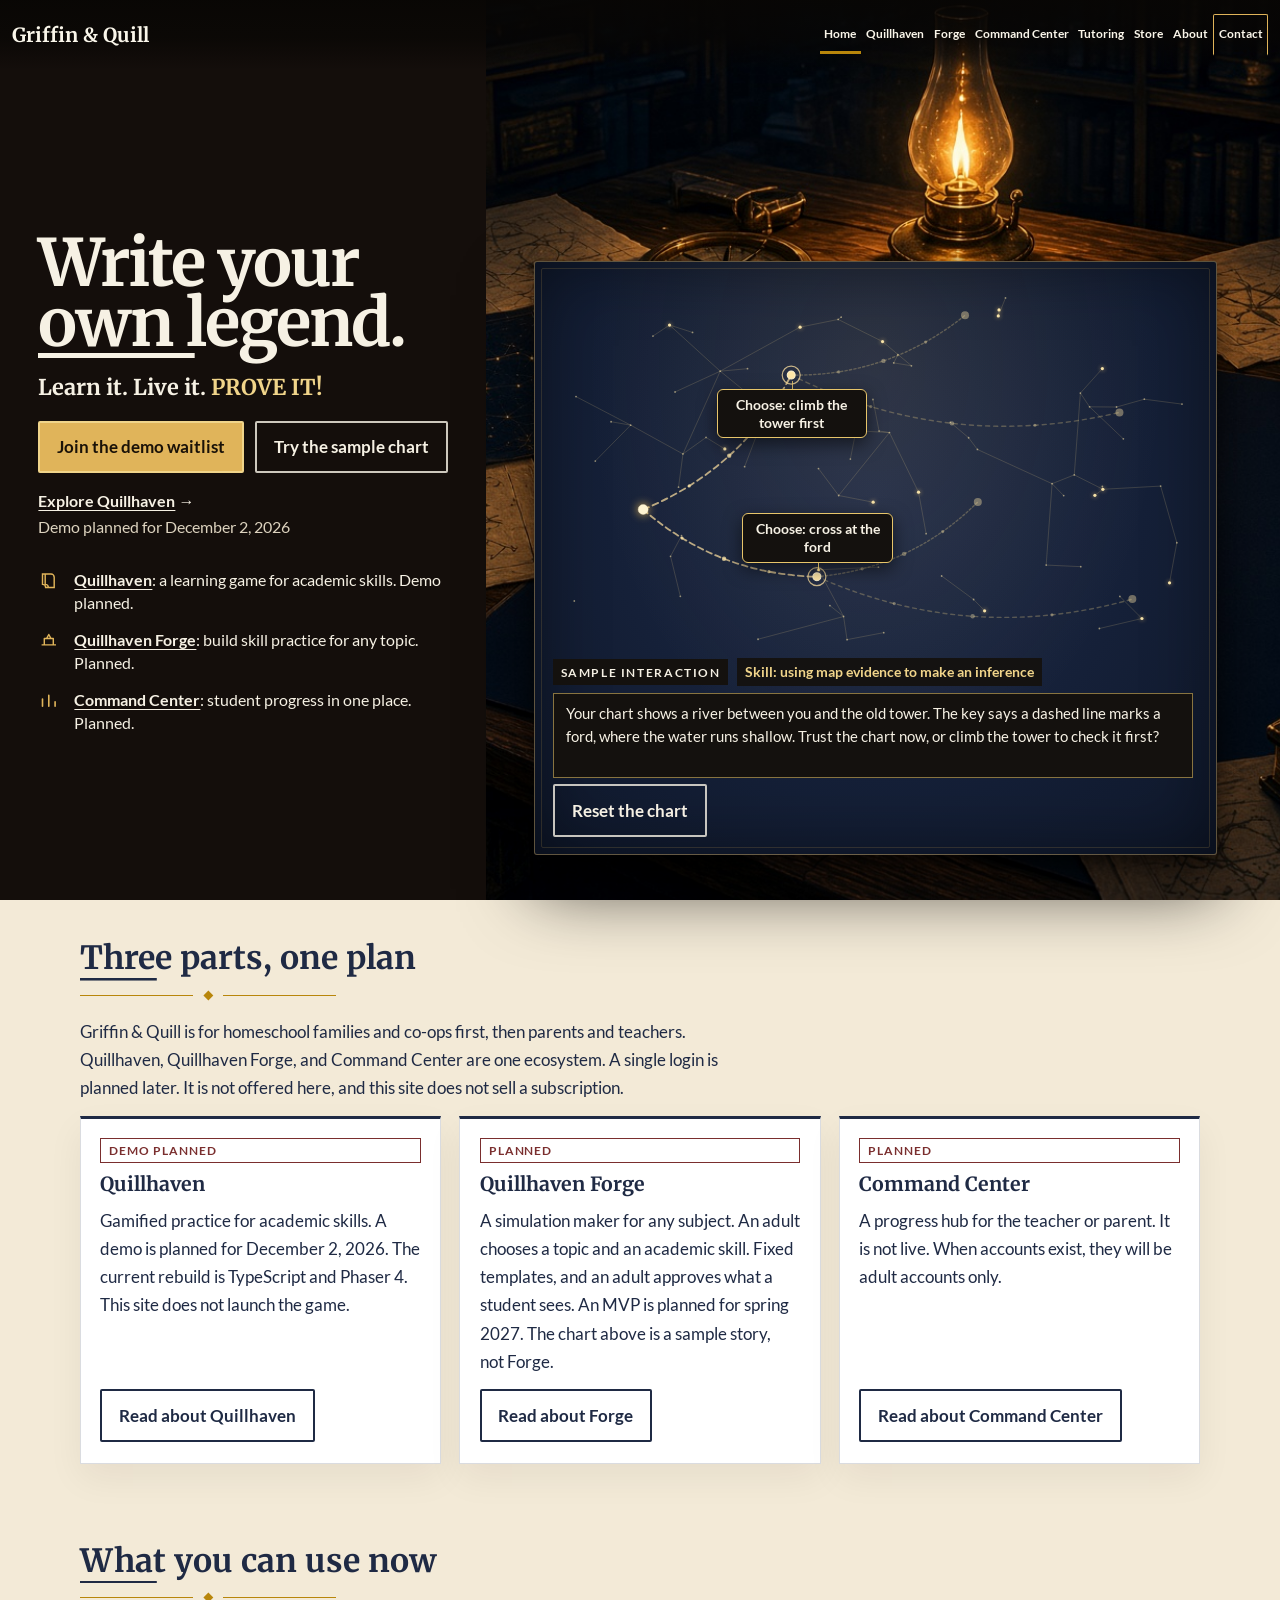
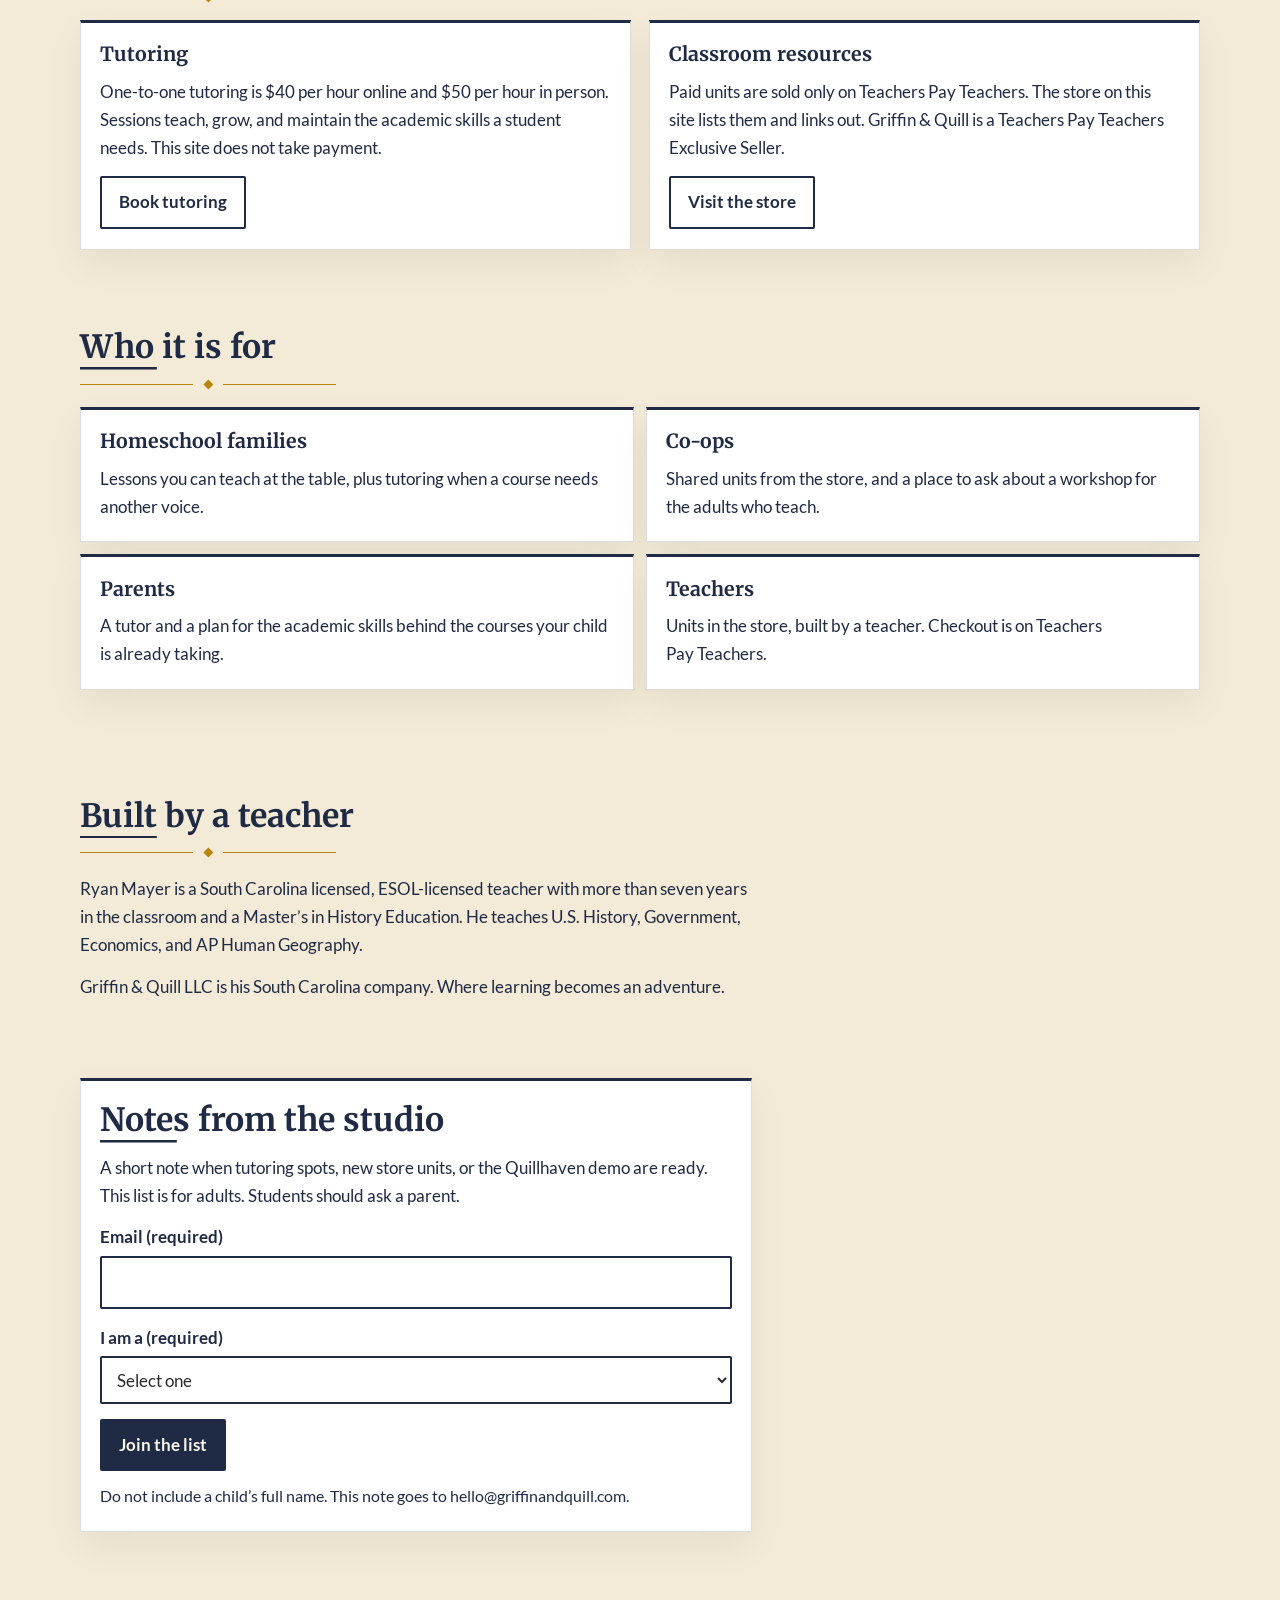
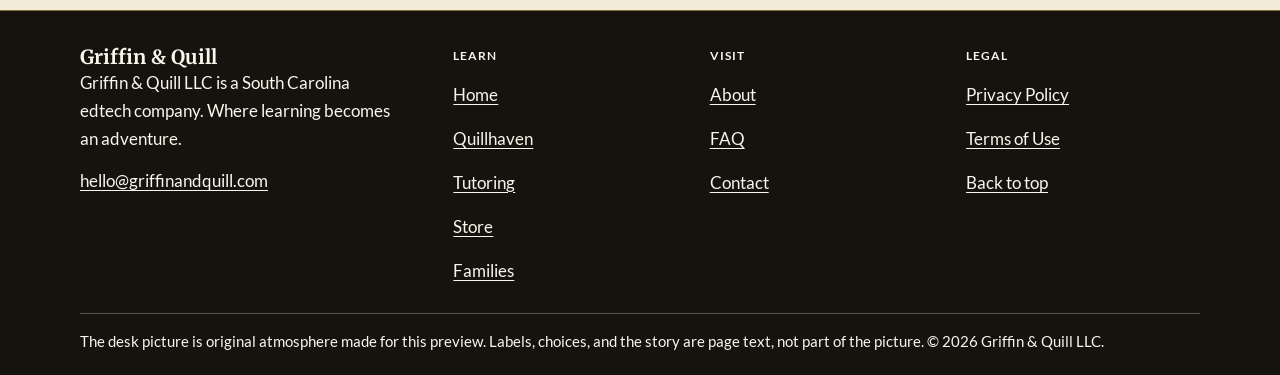
<file: index.html>
<!DOCTYPE html>
<html lang="en">
<head>
  <meta charset="utf-8">
  <meta name="viewport" content="width=device-width, initial-scale=1">
  <meta name="description" content="Griffin &amp; Quill helps homeschool families practice academic skills. Write your own legend. Learn it. Live it. PROVE IT! Where learning becomes an adventure.">
  <meta name="theme-color" content="#1F2A44">
  <title>Griffin &amp; Quill | Where learning becomes an adventure</title>
  <meta property="og:title" content="Griffin &amp; Quill | Where learning becomes an adventure">
  <meta property="og:description" content="Griffin &amp; Quill helps homeschool families practice academic skills. Write your own legend. Learn it. Live it. PROVE IT! Where learning becomes an adventure.">
  <meta property="og:type" content="website">
  <meta property="og:url" content="https://www.griffinandquill.com/">
  <link rel="canonical" href="https://www.griffinandquill.com/">
  <meta property="og:image" content="https://www.griffinandquill.com/assets/og.png">
  <meta property="og:locale" content="en_US">
  <meta name="twitter:card" content="summary_large_image">
  <link rel="icon" href="/favicon.svg" type="image/svg+xml">
  <link rel="icon" href="/favicon.ico" sizes="any">
  <link rel="icon" href="/assets/icons/favicon-32.png" type="image/png" sizes="32x32">
  <link rel="apple-touch-icon" href="/assets/icons/apple-touch-icon-180.png">
  <link rel="manifest" href="/assets/icons/site.webmanifest">
  <link rel="preload" href="fonts/merriweather-400.woff2" as="font" type="font/woff2" crossorigin>
  <link rel="preload" href="fonts/lato-400.woff2" as="font" type="font/woff2" crossorigin>
  <link rel="stylesheet" href="css/styles.css">
  <script>document.documentElement.classList.add("js");</script>
</head>
<body id="top" class="page-home">
  <a class="skip-link" href="#main">Skip to content</a>
  <header class="site-header">
    <div class="header-bar">
      <div class="container header-inner">
        <a class="brand" href="index.html">
          <span class="wordmark">
            <span class="wordmark-name">Griffin &amp; Quill</span>
          </span>
        </a>
        <button type="button" class="nav-toggle" aria-expanded="false" aria-controls="site-nav">
          <span class="nav-toggle-icon" aria-hidden="true"></span>
          <span class="nav-toggle-label">Menu</span>
        </button>
        <nav id="site-nav" aria-label="Primary">
          <ul class="nav-list">
            <li><a href="index.html" aria-current="page">Home</a></li>
            <li><a href="worlds.html">Quillhaven</a></li>
            <li><a href="worlds.html#forge">Forge</a></li>
            <li><a href="worlds.html#command-center">Command Center</a></li>
            <li><a href="tutoring.html">Tutoring</a></li>
            <li><a href="store.html">Store</a></li>
            <li><a href="about.html">About</a></li>
            <li><a href="contact.html" class="nav-contact">Contact</a></li>
          </ul>
        </nav>
      </div>
    </div>
  </header>
  <main id="main" tabindex="-1">
    <noscript>
      <p class="container note">JavaScript is off, so the menu button and the sample chart will not run. Page links still work. A form on this page needs JavaScript to send, or you can email the address in the footer.</p>
    </noscript>

    <section class="worktable" aria-labelledby="legend-title">
      <div class="worktable-copy">
        <h1 id="legend-title">Write your<br> own legend.</h1>
        <p class="legend-tag">Learn it. Live it. <strong>PROVE IT!</strong></p>
        <div class="hero-actions">
          <a class="btn btn-gold" href="worlds.html#waitlist">Join the demo waitlist</a>
          <a class="btn btn-ghost" href="#story-chart">Try the sample chart</a>
        </div>
        <p class="hero-more"><a href="worlds.html">Explore Quillhaven</a> <span aria-hidden="true">→</span> <span class="hero-more-note">Demo planned for December 2, 2026</span></p>
        <ul class="legend-points">
          <li>
            <svg class="legend-icon" viewBox="0 0 24 24" aria-hidden="true" focusable="false"><path d="M5 4.5h9.5A3.5 3.5 0 0 1 18 8v11.5H8.5A3.5 3.5 0 0 0 5 16V4.5Z" fill="none" stroke="currentColor" stroke-width="1.6"/><path d="M8 4.5V16a3.5 3.5 0 0 1 3.5 3.5" fill="none" stroke="currentColor" stroke-width="1.6"/></svg>
            <span><a href="worlds.html">Quillhaven</a>: a learning game for academic skills. Demo planned.</span>
          </li>
          <li>
            <svg class="legend-icon" viewBox="0 0 24 24" aria-hidden="true" focusable="false"><path d="M4 16.5h16M7 16.5V9.5h10v7M9.5 9.5 12 5l2.5 4.5" fill="none" stroke="currentColor" stroke-width="1.6" stroke-linejoin="round"/></svg>
            <span><a href="worlds.html#forge">Quillhaven Forge</a>: build skill practice for any topic. Planned.</span>
          </li>
          <li>
            <svg class="legend-icon" viewBox="0 0 24 24" aria-hidden="true" focusable="false"><path d="M5 18V10M12 18V6M19 18v-5" fill="none" stroke="currentColor" stroke-width="1.8" stroke-linecap="round"/></svg>
            <span><a href="worlds.html#command-center">Command Center</a>: student progress in one place. Planned.</span>
          </li>
        </ul>
      </div>
      <div class="worktable-scene">
        <div class="worktable-frame">
          <img class="worktable-art" src="assets/worktable.jpg" alt="" width="1152" height="864">
          <div class="chart-sheet" id="story-chart">
            <div class="chart-stage" id="chart-stage">
              <svg id="chart-svg" class="chart-svg" viewBox="0 0 600 300" preserveAspectRatio="none" aria-hidden="true" focusable="false">
                <g id="chart-web"></g>
                <g id="chart-routes"></g>
                <g id="chart-nodes"></g>
              </svg>
              <div class="chart-choices" id="chart-choices" role="group" aria-labelledby="chart-label chart-skill"></div>
            </div>
            <div class="chart-meta">
              <p class="chart-kicker" id="chart-label">Sample interaction</p>
              <p class="chart-skill" id="chart-skill">Skill: using map evidence to make an inference</p>
            </div>
            <p class="chart-story" id="chart-story" aria-live="polite">Your chart shows a river between you and the old tower. The key says a dashed line marks a ford, where the water runs shallow. Trust the chart now, or climb the tower to check it first?</p>
            <button type="button" class="btn btn-reset" id="chart-reset">Reset the chart</button>
          </div>
        </div>
      </div>
    </section>

    <section class="section" aria-labelledby="ecosystem-title">
      <div class="container">
        <h2 id="ecosystem-title">Three parts, one plan</h2>
        <div class="rule" aria-hidden="true"><span></span></div>
        <p class="section-intro">Griffin &amp; Quill is for homeschool families and co-ops first, then parents and teachers. Quillhaven, Quillhaven Forge, and Command Center are one ecosystem. A single login is planned later. It is not offered here, and this site does not sell a subscription.</p>
        <div class="grid-3">
          <article class="card">
            <p class="stamp">Demo planned</p>
            <h3>Quillhaven</h3>
            <p>Gamified practice for academic skills. A demo is planned for December 2, 2026. The current rebuild is TypeScript and Phaser 4. This site does not launch the game.</p>
            <p><a class="btn btn-secondary" href="worlds.html">Read about Quillhaven</a></p>
          </article>
          <article class="card">
            <p class="stamp">Planned</p>
            <h3>Quillhaven Forge</h3>
            <p>A simulation maker for any subject. An adult chooses a topic and an academic skill. Fixed templates, and an adult approves what a student sees. An MVP is planned for spring 2027. The chart above is a sample story, not Forge.</p>
            <p><a class="btn btn-secondary" href="worlds.html#forge">Read about Forge</a></p>
          </article>
          <article class="card">
            <p class="stamp">Planned</p>
            <h3>Command Center</h3>
            <p>A progress hub for the teacher or parent. It is not live. When accounts exist, they will be adult accounts only.</p>
            <p><a class="btn btn-secondary" href="worlds.html#command-center">Read about Command Center</a></p>
          </article>
        </div>
      </div>
    </section>

    <section class="section" aria-labelledby="now-title">
      <div class="container">
        <h2 id="now-title">What you can use now</h2>
        <div class="rule" aria-hidden="true"><span></span></div>
        <div class="grid-2">
          <article class="card">
            <h3>Tutoring</h3>
            <p>One-to-one tutoring is $40 per hour online and $50 per hour in person. Sessions teach, grow, and maintain the academic skills a student needs. This site does not take payment.</p>
            <p><a class="btn btn-secondary" href="tutoring.html#book">Book tutoring</a></p>
          </article>
          <article class="card">
            <h3>Classroom resources</h3>
            <p>Paid units are sold only on Teachers Pay Teachers. The store on this site lists them and links out. Griffin &amp; Quill is a Teachers Pay Teachers Exclusive Seller.</p>
            <p><a class="btn btn-secondary" href="store.html">Visit the store</a></p>
          </article>
        </div>
      </div>
    </section>

    <section class="section" aria-labelledby="who-title">
      <div class="container">
        <h2 id="who-title">Who it is for</h2>
        <div class="rule" aria-hidden="true"><span></span></div>
        <div class="who-list">
          <article class="card"><h3>Homeschool families</h3><p>Lessons you can teach at the table, plus tutoring when a course needs another voice.</p></article>
          <article class="card"><h3>Co-ops</h3><p>Shared units from the store, and a place to ask about a workshop for the adults who teach.</p></article>
          <article class="card"><h3>Parents</h3><p>A tutor and a plan for the academic skills behind the courses your child is already taking.</p></article>
          <article class="card"><h3>Teachers</h3><p>Units in the store, built by a teacher. Checkout is on Teachers Pay Teachers.</p></article>
        </div>
      </div>
    </section>

    <section class="section" aria-labelledby="cred-title">
      <div class="container prose">
        <h2 id="cred-title">Built by a teacher</h2>
        <div class="rule" aria-hidden="true"><span></span></div>
        <p>Ryan Mayer is a South Carolina licensed, ESOL-licensed teacher with more than seven years in the classroom and a Master’s in History Education. He teaches U.S. History, Government, Economics, and AP Human Geography.</p>
        <p>Griffin &amp; Quill LLC is his South Carolina company. Where learning becomes an adventure.</p>
      </div>
    </section>

    <section class="section" id="newsletter" aria-labelledby="news-title">
      <div class="container">
        <div class="form-card form-wrap">
          <h2 id="news-title">Notes from the studio</h2>
          <p>A short note when tutoring spots, new store units, or the Quillhaven demo are ready. This list is for adults. Students should ask a parent.</p>
          <form data-form="hello" method="POST" action="#">
            <p class="thanks" data-thanks tabindex="-1" hidden>Thanks. Your note is on its way.</p>
            <p class="form-error" data-form-error tabindex="-1" hidden>That note did not send. Write to <a href="mailto:hello@griffinandquill.com">hello@griffinandquill.com</a>.</p>
            <p class="visually-hidden"><label for="hp-news">Leave this empty</label><input id="hp-news" name="_honey" type="text" tabindex="-1" autocomplete="off"></p>
            <input type="hidden" name="_subject" value="Newsletter">
            <input type="hidden" name="_captcha" value="false">
            <div class="field">
              <label for="news-email">Email (required)</label>
              <input id="news-email" name="email" type="email" autocomplete="email" required>
            </div>
            <div class="field">
              <label for="news-who">I am a (required)</label>
              <select id="news-who" name="who" required>
                <option value="">Select one</option>
                <option>Parent or guardian</option>
                <option>Homeschooler</option>
                <option>Teacher</option>
                <option>Co-op organizer</option>
                <option>Lifelong learner</option>
              </select>
            </div>
            <button class="btn btn-primary" type="submit">Join the list</button>
            <p class="note">Do not include a child’s full name. This note goes to hello@griffinandquill.com.</p>
          </form>
        </div>
      </div>
    </section>
  </main>
  <footer class="site-footer">
    <div class="container footer-grid">
      <div>
        <a class="footer-brand" href="index.html">
          <span class="wordmark-name">Griffin &amp; Quill</span>
        </a>
        <p>Griffin &amp; Quill LLC is a South Carolina edtech company. Where learning becomes an adventure.</p>
        <p><a href="mailto:hello@griffinandquill.com">hello@griffinandquill.com</a></p>
      </div>
      <div>
        <p class="footer-label" id="foot-learn">Learn</p>
        <ul class="footer-links" aria-labelledby="foot-learn">
          <li><a href="index.html" aria-current="page">Home</a></li>
          <li><a href="worlds.html">Quillhaven</a></li>
          <li><a href="tutoring.html">Tutoring</a></li>
          <li><a href="store.html">Store</a></li>
          <li><a href="schools.html">Families</a></li>
        </ul>
      </div>
      <div>
        <p class="footer-label" id="foot-visit">Visit</p>
        <ul class="footer-links" aria-labelledby="foot-visit">
          <li><a href="about.html">About</a></li>
          <li><a href="faq.html">FAQ</a></li>
          <li><a href="contact.html">Contact</a></li>
        </ul>
      </div>
      <div>
        <p class="footer-label" id="foot-legal">Legal</p>
        <ul class="footer-links" aria-labelledby="foot-legal">
          <li><a href="privacy.html">Privacy Policy</a></li>
          <li><a href="terms.html">Terms of Use</a></li>
          <li><a href="#top">Back to top</a></li>
        </ul>
      </div>
    </div>
    <div class="container">
      <p class="fineprint">The desk picture is original atmosphere made for this preview. Labels, choices, and the story are page text, not part of the picture. © 2026 Griffin &amp; Quill LLC.</p>
    </div>
  </footer>
  <script src="js/form-config.js"></script>
  <script src="js/main.js"></script>
  <script src="js/chart.js"></script>
</body>
</html>
</file>
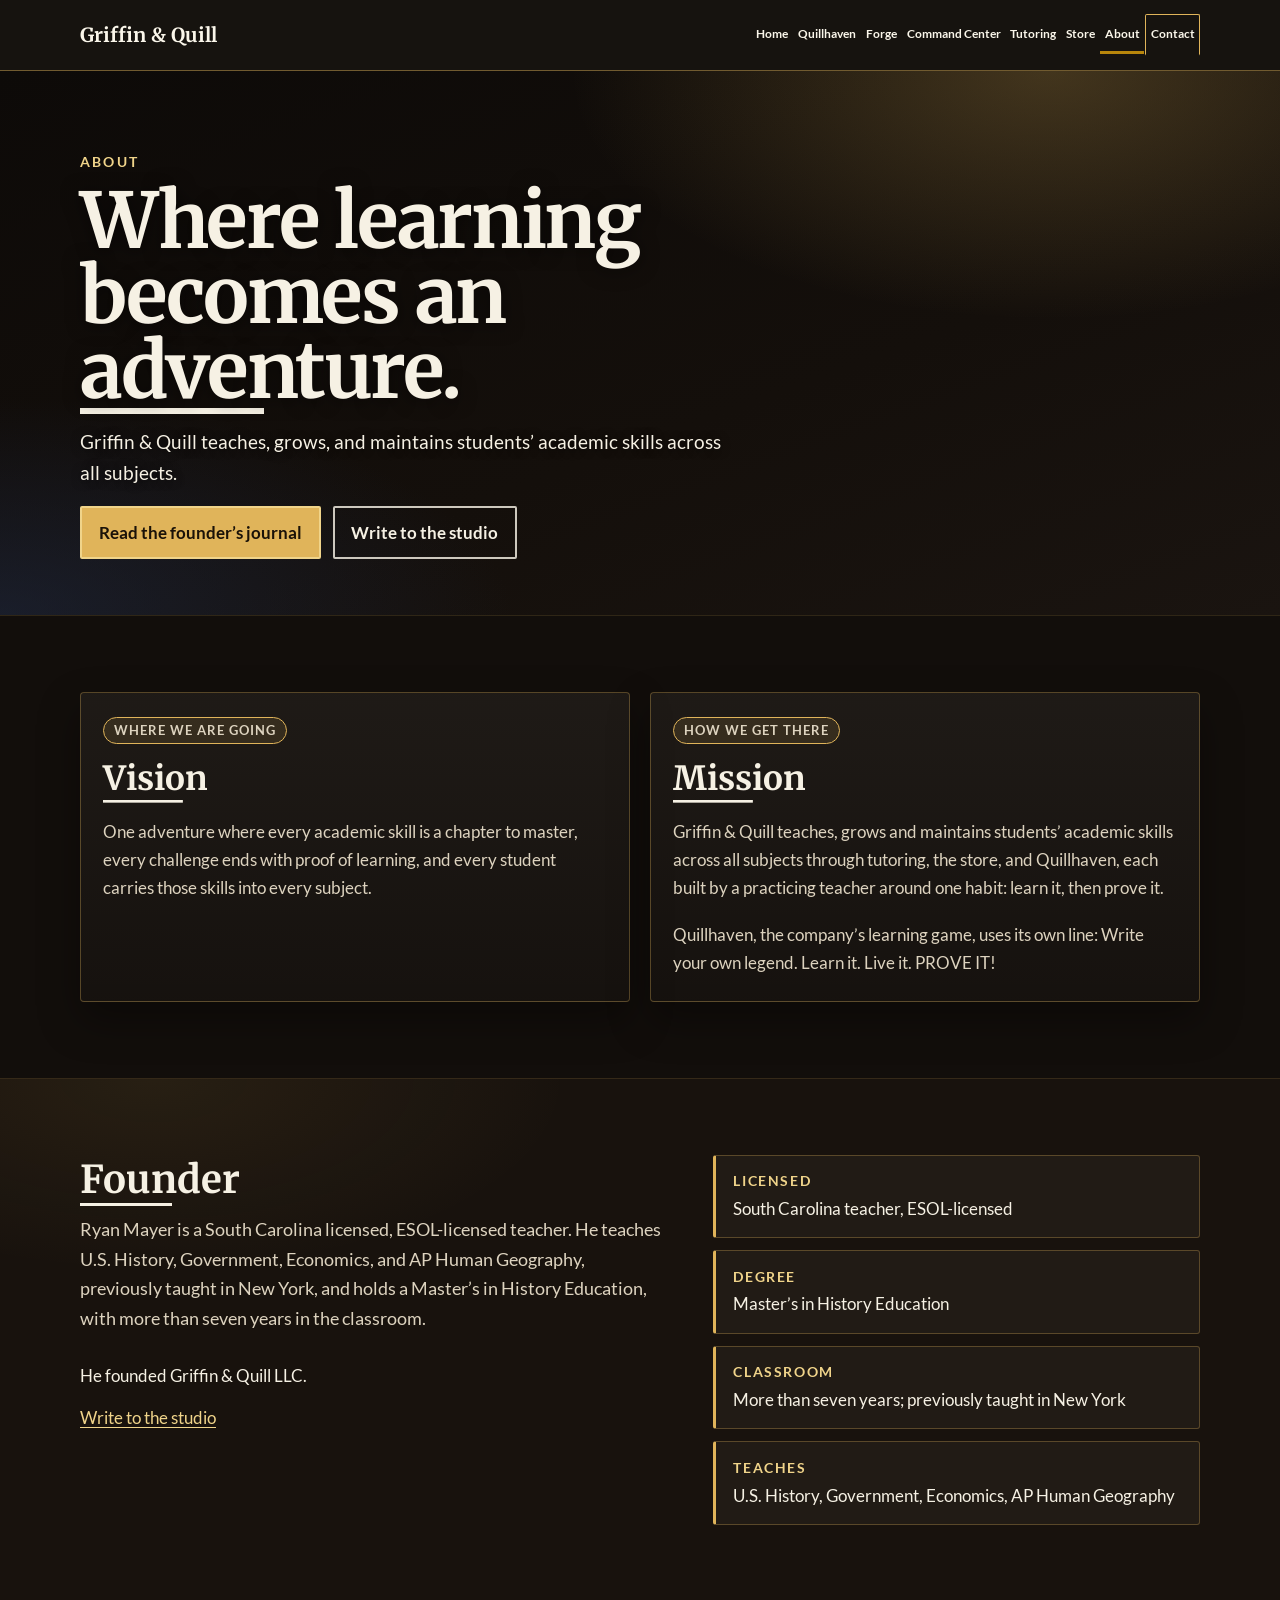
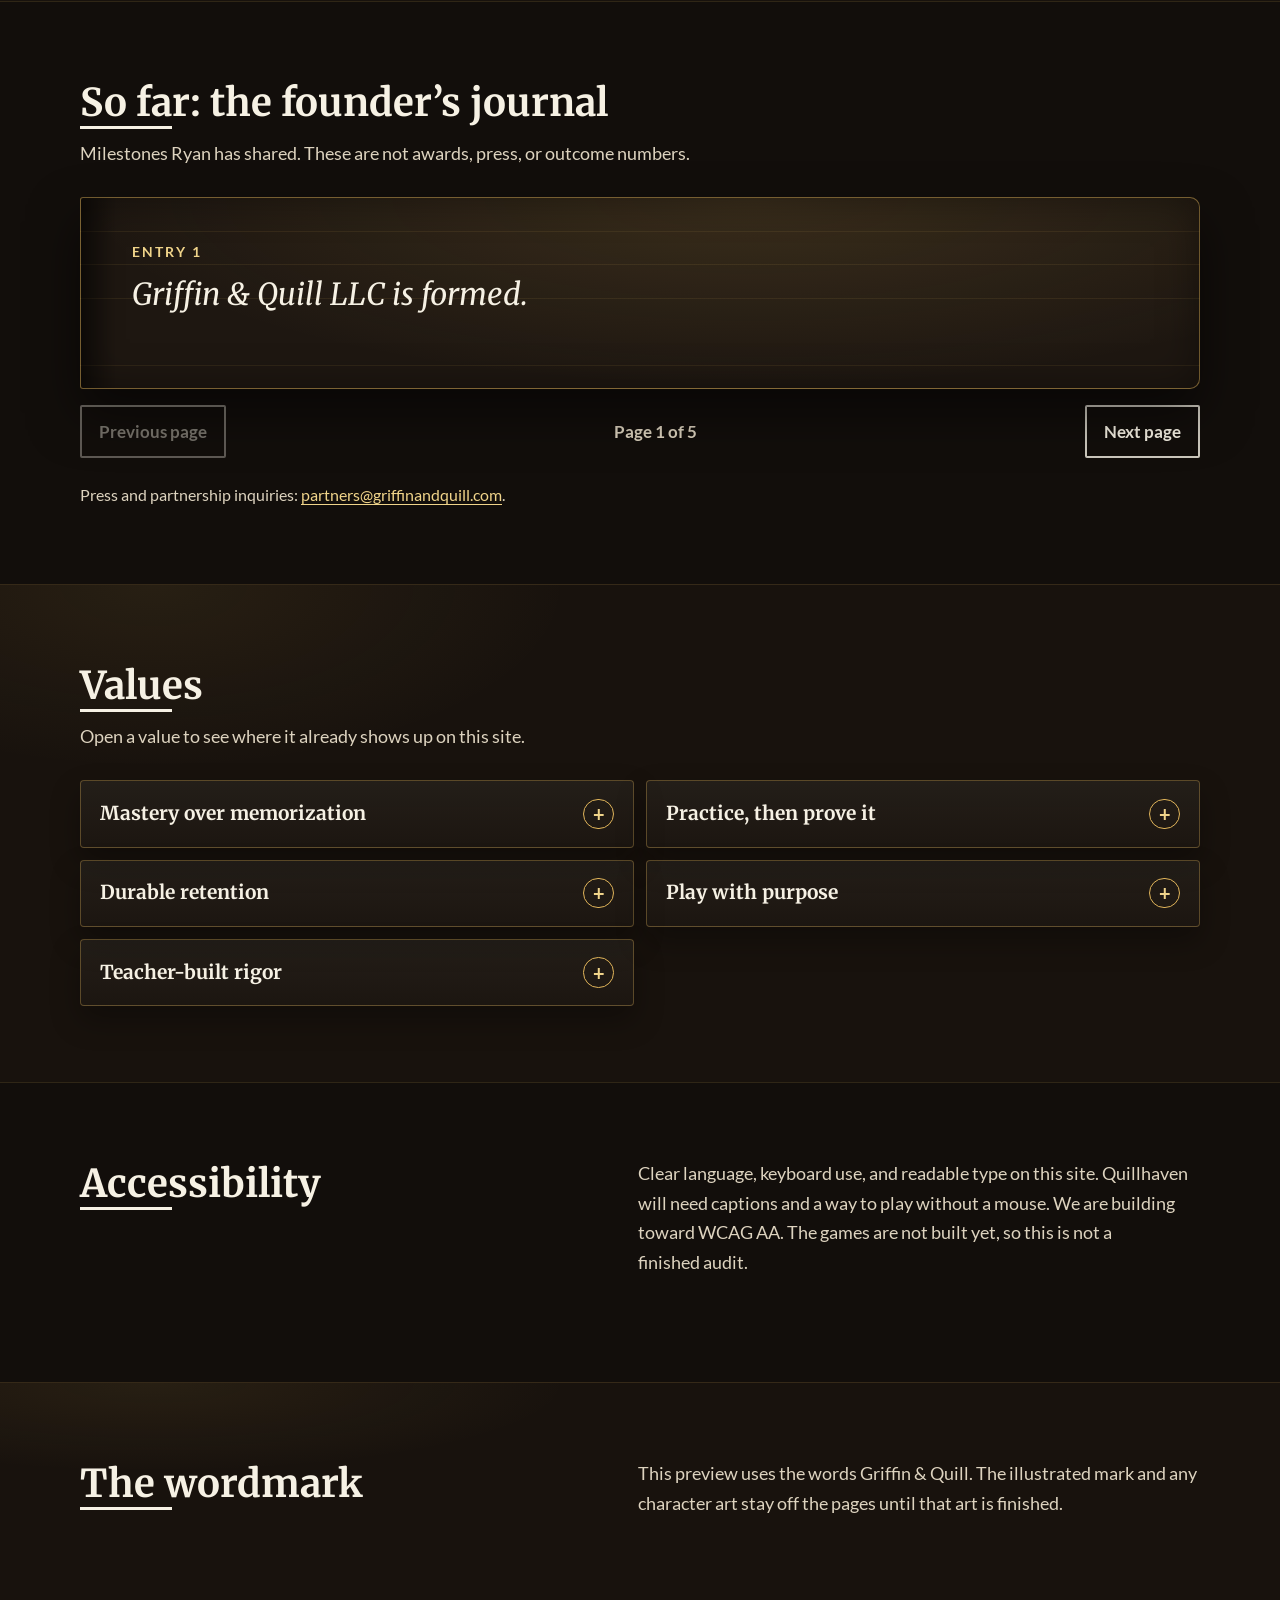
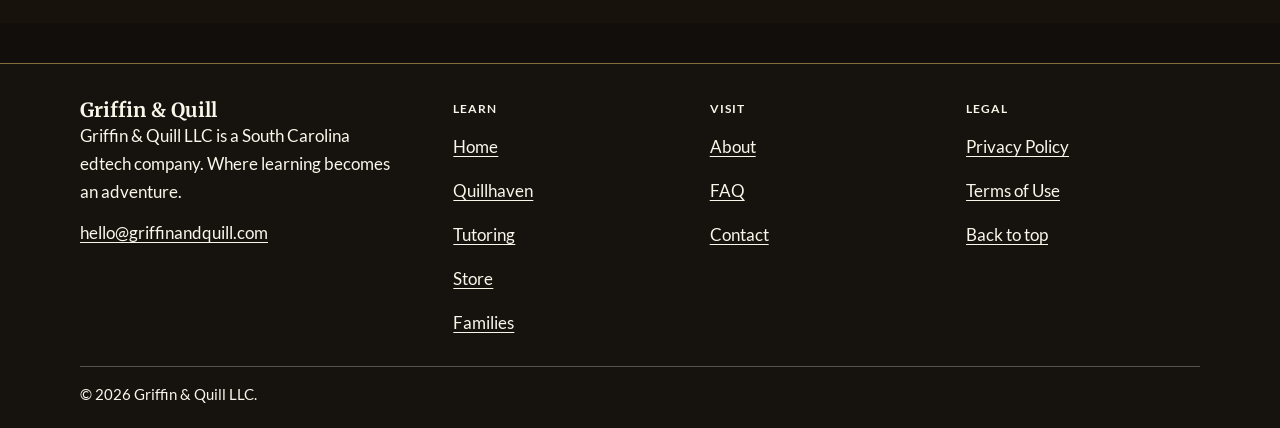
<file: about.html>
<!DOCTYPE html>
<html lang="en">
<head>
  <meta charset="utf-8">
  <meta name="viewport" content="width=device-width, initial-scale=1">
  <meta name="description" content="Griffin &amp; Quill teaches, grows, and maintains students’ academic skills across all subjects.">
  <meta name="theme-color" content="#1F2A44">
  <title>Griffin &amp; Quill | Where learning becomes an adventure</title>
  <meta property="og:title" content="Griffin &amp; Quill | Where learning becomes an adventure">
  <meta property="og:description" content="Griffin &amp; Quill teaches, grows, and maintains students’ academic skills across all subjects.">
  <meta property="og:type" content="website">
  <meta property="og:url" content="https://www.griffinandquill.com/about.html">
  <link rel="canonical" href="https://www.griffinandquill.com/about.html">
  <meta property="og:image" content="https://www.griffinandquill.com/assets/og.png">
  <meta property="og:locale" content="en_US">
  <meta name="twitter:card" content="summary_large_image">
  <!-- Placeholder icons. Replace the files in /assets/icons/ with the final set. -->
  <link rel="icon" href="/favicon.svg" type="image/svg+xml">
  <link rel="icon" href="/favicon.ico" sizes="any">
  <link rel="icon" href="/assets/icons/favicon-32.png" type="image/png" sizes="32x32">
  <link rel="apple-touch-icon" href="/assets/icons/apple-touch-icon-180.png">
  <link rel="manifest" href="/assets/icons/site.webmanifest">
  <link rel="preload" href="fonts/merriweather-400.woff2" as="font" type="font/woff2" crossorigin>
  <link rel="preload" href="fonts/lato-400.woff2" as="font" type="font/woff2" crossorigin>
  <link rel="stylesheet" href="css/styles.css">
  <script>document.documentElement.classList.add("js");</script>
</head>
<body id="top" class="page-about page-library">
  <a class="skip-link" href="#main">Skip to content</a>
  <header class="site-header">
    <div class="header-bar">
      <div class="container header-inner">
        <a class="brand" href="index.html">
          <span class="wordmark">
            <span class="wordmark-name">Griffin &amp; Quill</span>
          </span>
        </a>
        <button type="button" class="nav-toggle" aria-expanded="false" aria-controls="site-nav">
          <span class="nav-toggle-icon" aria-hidden="true"></span>
          <span class="nav-toggle-label">Menu</span>
        </button>
        <nav id="site-nav" aria-label="Primary">
                    <ul class="nav-list">
            <li><a href="index.html">Home</a></li>
            <li><a href="worlds.html">Quillhaven</a></li>
            <li><a href="worlds.html#forge">Forge</a></li>
            <li><a href="worlds.html#command-center">Command Center</a></li>
            <li><a href="tutoring.html">Tutoring</a></li>
            <li><a href="store.html">Store</a></li>
            <li><a href="about.html" aria-current="page">About</a></li>
            <li><a href="contact.html" class="nav-contact">Contact</a></li>
          </ul>
        </nav>
      </div>
    </div>
  </header>
  <main id="main" tabindex="-1">
    <noscript>
      <p class="container note">JavaScript is off, so the menu button will not run. Page links still work. A form on this page needs JavaScript to send, or you can email the address in the footer.</p>
    </noscript>

    <section class="lib-hero lib-hero-plain" aria-labelledby="about-title">
      <div class="container lib-hero-inner">
        <p class="eyebrow">About</p>
        <h1 id="about-title">Where learning becomes an adventure.</h1>
        <p class="lib-lede">Griffin &amp; Quill teaches, grows, and maintains students’ academic skills across all subjects.</p>
        <div class="lib-actions">
          <a class="btn btn-gold" href="#journal">Read the founder’s journal</a>
          <a class="btn btn-ghost" href="contact.html">Write to the studio</a>
        </div>
      </div>
    </section>

    <section class="lib-section" aria-label="Vision and mission">
      <div class="container lib-panels">
        <article class="lib-panel" aria-labelledby="vision-title">
          <p class="chip">Where we are going</p>
          <h2 id="vision-title">Vision</h2>
          <p>One adventure where every academic skill is a chapter to master, every challenge ends with proof of learning, and every student carries those skills into every subject.</p>
        </article>
        <article class="lib-panel" aria-labelledby="mission-title">
          <p class="chip">How we get there</p>
          <h2 id="mission-title">Mission</h2>
          <p>Griffin &amp; Quill teaches, grows and maintains students’ academic skills across all subjects through tutoring, the store, and Quillhaven, each built by a practicing teacher around one habit: learn it, then prove it.</p>
          <p>Quillhaven, the company’s learning game, uses its own line: Write your own legend. Learn it. Live it. PROVE IT!</p>
        </article>
      </div>
    </section>

    <section class="lib-section lib-section-deep" aria-labelledby="founder-title">
      <div class="container founder">
        <div>
          <h2 id="founder-title">Founder</h2>
          <p class="lib-intro">Ryan Mayer is a South Carolina licensed, ESOL-licensed teacher. He teaches U.S. History, Government, Economics, and AP Human Geography, previously taught in New York, and holds a Master’s in History Education, with more than seven years in the classroom.</p>
          <p>He founded Griffin &amp; Quill LLC.</p>
          <p><a href="contact.html">Write to the studio</a></p>
        </div>
        <ul class="founder-facts" aria-label="Founder at a glance">
          <li><span class="founder-fact-label">Licensed</span>South Carolina teacher, ESOL-licensed</li>
          <li><span class="founder-fact-label">Degree</span>Master’s in History Education</li>
          <li><span class="founder-fact-label">Classroom</span>More than seven years; previously taught in New York</li>
          <li><span class="founder-fact-label">Teaches</span>U.S. History, Government, Economics, AP Human Geography</li>
        </ul>
      </div>
    </section>

    <section class="lib-section" id="journal" aria-labelledby="so-far-title">
      <div class="container">
        <h2 id="so-far-title">So far: the founder’s journal</h2>
        <p class="lib-intro">Milestones Ryan has shared. These are not awards, press, or outcome numbers.</p>
        <div class="journal" id="journal-book">
          <ol class="journal-pages" id="journal-pages">
            <li class="journal-page"><p class="journal-entry">Entry 1</p><p class="journal-text">Griffin &amp; Quill LLC is formed.</p></li>
            <li class="journal-page"><p class="journal-entry">Entry 2</p><p class="journal-text">Tutoring launched.</p></li>
            <li class="journal-page"><p class="journal-entry">Entry 3 · October 12, 2026</p><p class="journal-text">A Tools Competition Phase I entry was submitted on October 12, 2026.</p></li>
            <li class="journal-page"><p class="journal-entry">Entry 4</p><p class="journal-text">An early playable prototype is in progress.</p></li>
            <li class="journal-page"><p class="journal-entry">Entry 5</p><p class="journal-text">Connecting with South Carolina startup and innovation programs.</p></li>
          </ol>
          <div class="journal-controls" hidden>
            <button type="button" class="btn btn-ghost" id="journal-prev">Previous page</button>
            <p class="journal-count" id="journal-count" aria-live="polite"></p>
            <button type="button" class="btn btn-ghost" id="journal-next">Next page</button>
          </div>
        </div>
        <p class="lib-small">Press and partnership inquiries: <a href="mailto:partners@griffinandquill.com">partners@griffinandquill.com</a>.</p>
      </div>
    </section>

    <section class="lib-section lib-section-deep" aria-labelledby="values-title">
      <div class="container">
        <h2 id="values-title">Values</h2>
        <p class="lib-intro">Open a value to see where it already shows up on this site.</p>
        <div class="values">
          <details class="value">
            <summary><span class="value-name">Mastery over memorization</span></summary>
            <div class="value-body">
              <p>We build skills students can use on anything new, not facts they repeat once and forget.</p>
              <p class="value-seen"><span>Where you can see it:</span> the sample on the home page asks you to use map evidence, not recall a fact. <a href="index.html#story-chart">Try the sample</a></p>
            </div>
          </details>
          <details class="value">
            <summary><span class="value-name">Practice, then prove it</span></summary>
            <div class="value-body">
              <p>Every lesson, session and run moves from guided practice to a clear demonstration of the skill.</p>
              <p class="value-seen"><span>Where you can see it:</span> tutoring moves from a skills check to a written plan to sessions with one goal each. <a href="tutoring.html#planner">Plan a first session</a></p>
            </div>
          </details>
          <details class="value">
            <summary><span class="value-name">Durable retention</span></summary>
            <div class="value-body">
              <p>Skills are revisited, reinforced and rewarded over time so they last beyond the unit or the test.</p>
              <p class="value-seen"><span>Where you can see it:</span> each tutoring session ends with a note you can reread later. <a href="tutoring.html">See tutoring</a></p>
            </div>
          </details>
          <details class="value">
            <summary><span class="value-name">Play with purpose</span></summary>
            <div class="value-body">
              <p>Every game mechanic, reward and challenge exists to serve learning, never to distract from it.</p>
              <p class="value-seen"><span>Where you can see it:</span> in Quillhaven, a student uses the skill to make choices in the story, then proves it on something new. The demo is planned. <a href="worlds.html">Read about Quillhaven</a></p>
            </div>
          </details>
          <details class="value">
            <summary><span class="value-name">Teacher-built rigor</span></summary>
            <div class="value-body">
              <p>A practicing teacher designs every product to be demanding, accurate, original and trustworthy for families and co-ops.</p>
              <p class="value-seen"><span>Where you can see it:</span> every store unit includes a DBQ and a unit test. <a href="store.html#shelf">Browse the shelf</a></p>
            </div>
          </details>
        </div>
      </div>
    </section>

    <section class="lib-section" aria-labelledby="access-title">
      <div class="container lib-privacy">
        <div>
          <h2 id="access-title">Accessibility</h2>
        </div>
        <p class="lib-intro">Clear language, keyboard use, and readable type on this site. Quillhaven will need captions and a way to play without a mouse. We are building toward WCAG AA. The games are not built yet, so this is not a finished audit.</p>
      </div>
    </section>

    <section class="lib-section lib-section-deep" aria-labelledby="art-title">
      <div class="container lib-privacy">
        <div>
          <h2 id="art-title">The wordmark</h2>
        </div>
        <p class="lib-intro">This preview uses the words Griffin &amp; Quill. The illustrated mark and any character art stay off the pages until that art is finished.</p>
      </div>
    </section>
  </main>
  <footer class="site-footer">
    <div class="container footer-grid">
      <div>
        <a class="footer-brand" href="index.html">
          <span class="wordmark-name">Griffin &amp; Quill</span>
        </a>
        <p>Griffin &amp; Quill LLC is a South Carolina edtech company. Where learning becomes an adventure.</p>
        <p><a href="mailto:hello@griffinandquill.com">hello@griffinandquill.com</a></p>
      </div>
      <div>
        <p class="footer-label" id="foot-learn">Learn</p>
                <ul class="footer-links" aria-labelledby="foot-learn">
          <li><a href="index.html">Home</a></li>
          <li><a href="worlds.html">Quillhaven</a></li>
          <li><a href="tutoring.html">Tutoring</a></li>
          <li><a href="store.html">Store</a></li>
          <li><a href="schools.html">Families</a></li>
        </ul>
      </div>
      <div>
        <p class="footer-label" id="foot-visit">Visit</p>
        <ul class="footer-links" aria-labelledby="foot-visit">
              <li><a href="about.html" aria-current="page">About</a></li>
              <li><a href="faq.html">FAQ</a></li>
              <li><a href="contact.html">Contact</a></li>
        </ul>
      </div>
      <div>
        <p class="footer-label" id="foot-legal">Legal</p>
        <ul class="footer-links" aria-labelledby="foot-legal">
          <li><a href="privacy.html">Privacy Policy</a></li>
          <li><a href="terms.html">Terms of Use</a></li>
          <li><a href="#top">Back to top</a></li>
        </ul>
      </div>
    </div>
    <div class="container">
      <p class="fineprint">© 2026 Griffin &amp; Quill LLC.</p>
    </div>
  </footer>
  <script src="js/form-config.js"></script>
  <script src="js/main.js"></script>
  <script src="js/about.js"></script>
</body>
</html>
</file>
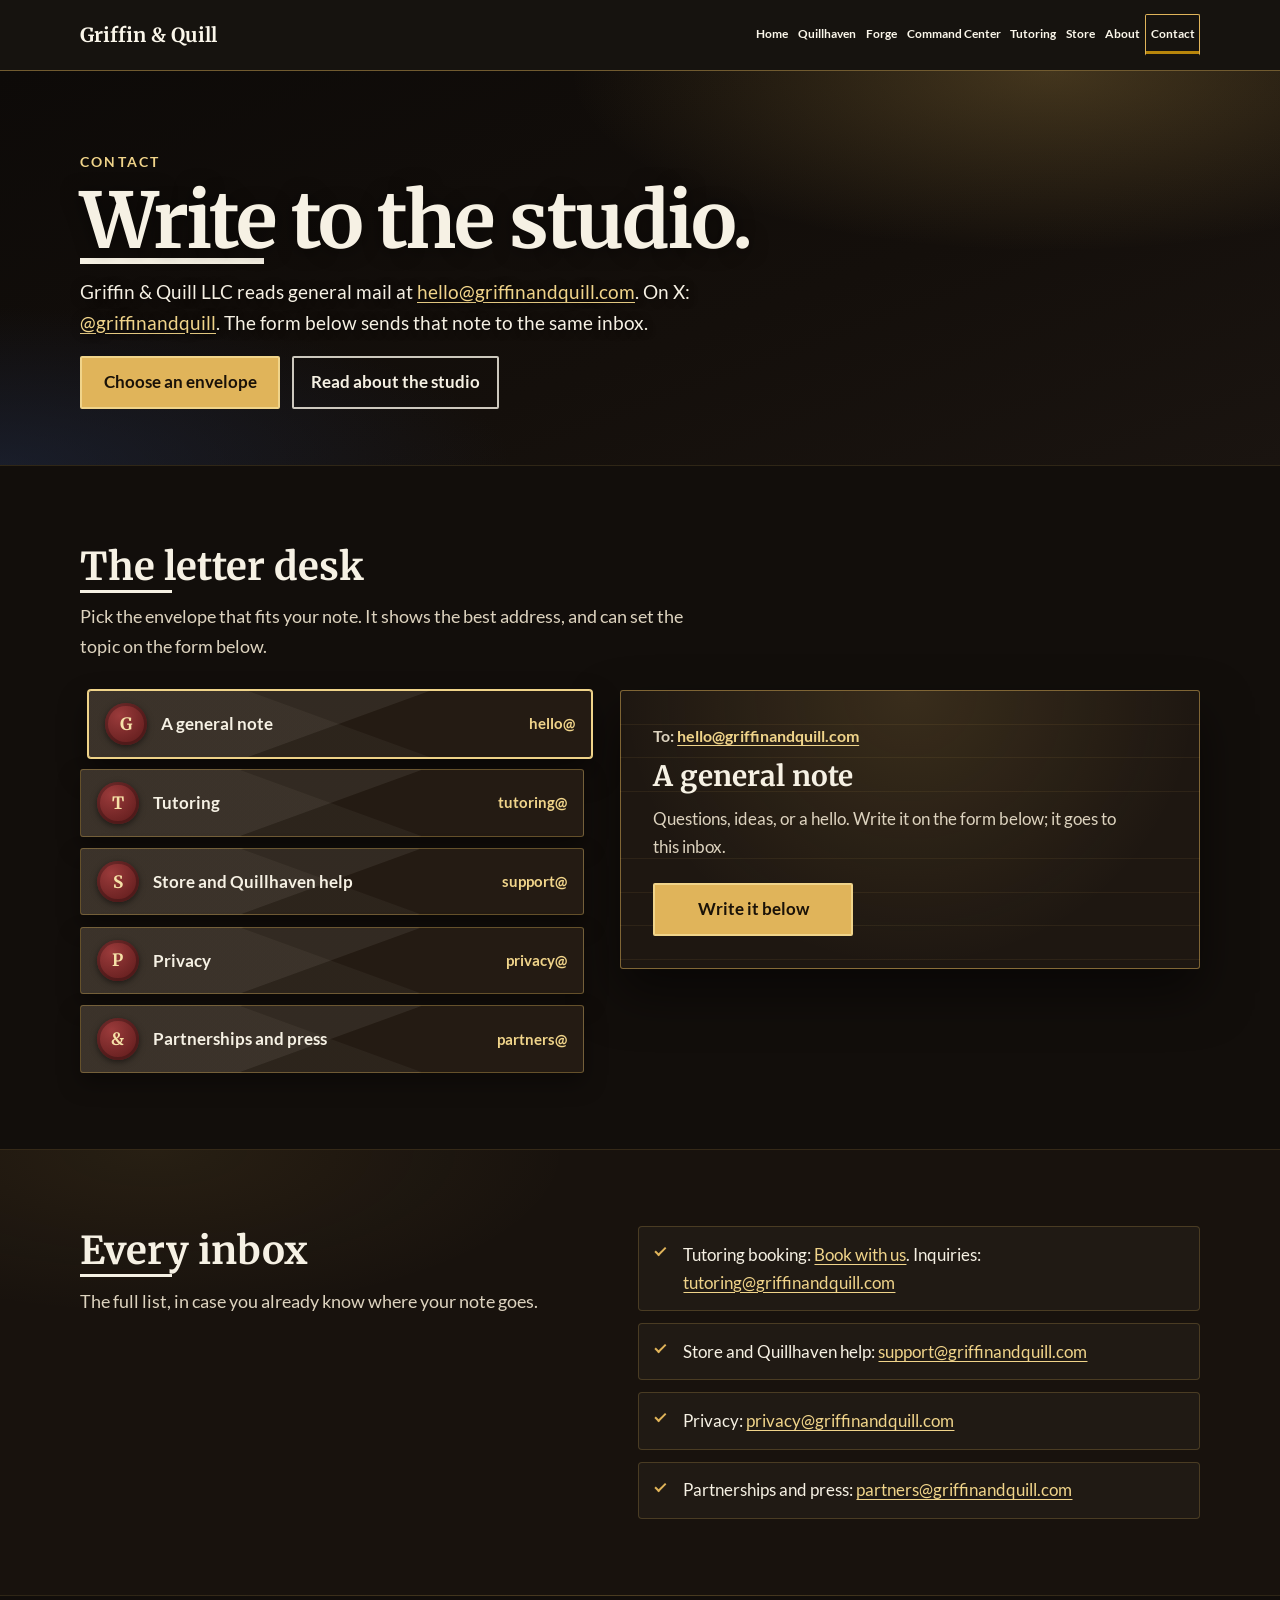
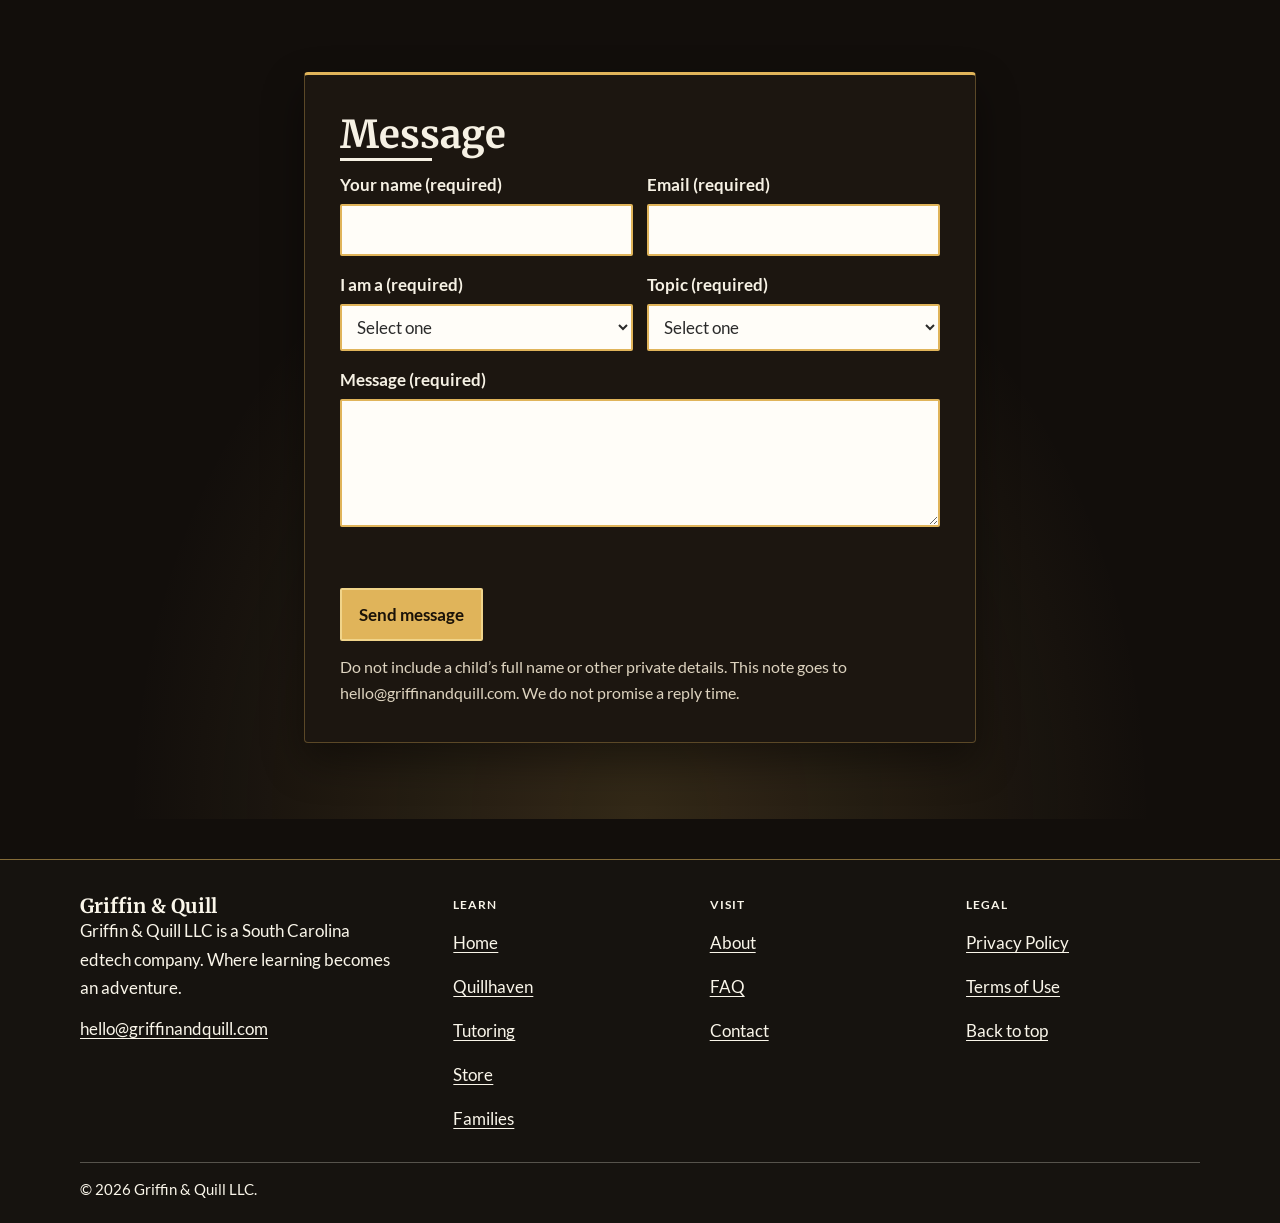
<file: contact.html>
<!DOCTYPE html>
<html lang="en">
<head>
  <meta charset="utf-8">
  <meta name="viewport" content="width=device-width, initial-scale=1">
  <meta name="description" content="Contact Griffin &amp; Quill LLC at hello@griffinandquill.com.">
  <meta name="theme-color" content="#1F2A44">
  <title>Griffin &amp; Quill | Where learning becomes an adventure</title>
  <meta property="og:title" content="Griffin &amp; Quill | Where learning becomes an adventure">
  <meta property="og:description" content="Contact Griffin &amp; Quill LLC at hello@griffinandquill.com.">
  <meta property="og:type" content="website">
  <meta property="og:url" content="https://www.griffinandquill.com/contact.html">
  <link rel="canonical" href="https://www.griffinandquill.com/contact.html">
  <meta property="og:image" content="https://www.griffinandquill.com/assets/og.png">
  <meta property="og:locale" content="en_US">
  <meta name="twitter:card" content="summary_large_image">
  <!-- Placeholder icons. Replace the files in /assets/icons/ with the final set. -->
  <link rel="icon" href="/favicon.svg" type="image/svg+xml">
  <link rel="icon" href="/favicon.ico" sizes="any">
  <link rel="icon" href="/assets/icons/favicon-32.png" type="image/png" sizes="32x32">
  <link rel="apple-touch-icon" href="/assets/icons/apple-touch-icon-180.png">
  <link rel="manifest" href="/assets/icons/site.webmanifest">
  <link rel="preload" href="fonts/merriweather-400.woff2" as="font" type="font/woff2" crossorigin>
  <link rel="preload" href="fonts/lato-400.woff2" as="font" type="font/woff2" crossorigin>
  <link rel="stylesheet" href="css/styles.css">
  <script>document.documentElement.classList.add("js");</script>
</head>
<body id="top" class="page-contact page-library">
  <a class="skip-link" href="#main">Skip to content</a>
  <header class="site-header">
    <div class="header-bar">
      <div class="container header-inner">
        <a class="brand" href="index.html">
          <span class="wordmark">
            <span class="wordmark-name">Griffin &amp; Quill</span>
          </span>
        </a>
        <button type="button" class="nav-toggle" aria-expanded="false" aria-controls="site-nav">
          <span class="nav-toggle-icon" aria-hidden="true"></span>
          <span class="nav-toggle-label">Menu</span>
        </button>
        <nav id="site-nav" aria-label="Primary">
                    <ul class="nav-list">
            <li><a href="index.html">Home</a></li>
            <li><a href="worlds.html">Quillhaven</a></li>
            <li><a href="worlds.html#forge">Forge</a></li>
            <li><a href="worlds.html#command-center">Command Center</a></li>
            <li><a href="tutoring.html">Tutoring</a></li>
            <li><a href="store.html">Store</a></li>
            <li><a href="about.html">About</a></li>
            <li><a href="contact.html" class="nav-contact" aria-current="page">Contact</a></li>
          </ul>
        </nav>
      </div>
    </div>
  </header>
  <main id="main" tabindex="-1">
    <noscript>
      <p class="container note">JavaScript is off, so the menu button will not run. Page links still work. A form on this page needs JavaScript to send, or you can email the address in the footer.</p>
    </noscript>

    <section class="lib-hero lib-hero-plain" aria-labelledby="contact-page-title">
      <div class="container lib-hero-inner">
        <p class="eyebrow">Contact</p>
        <h1 id="contact-page-title">Write to the studio.</h1>
        <p class="lib-lede">Griffin &amp; Quill LLC reads general mail at <a href="mailto:hello@griffinandquill.com">hello@griffinandquill.com</a>. On X: <a href="https://x.com/griffinandquill">@griffinandquill</a>. The form below sends that note to the same inbox.</p>
        <div class="lib-actions">
          <a class="btn btn-gold" href="#desk">Choose an envelope</a>
          <a class="btn btn-ghost" href="about.html">Read about the studio</a>
        </div>
      </div>
    </section>

    <section class="lib-section" id="desk" aria-labelledby="desk-title">
      <div class="container">
        <h2 id="desk-title">The letter desk</h2>
        <p class="lib-intro">Pick the envelope that fits your note. It shows the best address, and can set the topic on the form below.</p>
        <div class="desk">
          <fieldset class="envelopes" id="envelopes">
            <legend class="visually-hidden">What is your note about?</legend>
            <label class="envelope"><input type="radio" name="envelope" value="general" checked><span class="envelope-seal" aria-hidden="true">G</span><span class="envelope-name">A general note</span><span class="envelope-to">hello@</span></label>
            <label class="envelope"><input type="radio" name="envelope" value="tutoring"><span class="envelope-seal" aria-hidden="true">T</span><span class="envelope-name">Tutoring</span><span class="envelope-to">tutoring@</span></label>
            <label class="envelope"><input type="radio" name="envelope" value="support"><span class="envelope-seal" aria-hidden="true">S</span><span class="envelope-name">Store and Quillhaven help</span><span class="envelope-to">support@</span></label>
            <label class="envelope"><input type="radio" name="envelope" value="privacy"><span class="envelope-seal" aria-hidden="true">P</span><span class="envelope-name">Privacy</span><span class="envelope-to">privacy@</span></label>
            <label class="envelope"><input type="radio" name="envelope" value="partners"><span class="envelope-seal" aria-hidden="true">&amp;</span><span class="envelope-name">Partnerships and press</span><span class="envelope-to">partners@</span></label>
          </fieldset>

          <div class="letters" aria-live="polite">
            <article class="letter" data-letter="general">
              <p class="letter-to">To: <a href="mailto:hello@griffinandquill.com">hello@griffinandquill.com</a></p>
              <h3>A general note</h3>
              <p>Questions, ideas, or a hello. Write it on the form below; it goes to this inbox.</p>
              <button type="button" class="btn btn-gold" data-write="">Write it below</button>
            </article>
            <article class="letter" data-letter="tutoring">
              <p class="letter-to">To: <a href="mailto:tutoring@griffinandquill.com">tutoring@griffinandquill.com</a></p>
              <h3>Tutoring</h3>
              <p>To book, use the form on the tutoring page: a free 15-minute consult. For a question first, write to the tutoring inbox, or use the form below.</p>
              <div class="lib-actions">
                <a class="btn btn-gold" href="tutoring.html#book">Go to tutoring booking</a>
                <button type="button" class="btn btn-ghost" data-write="Tutoring">Write it below</button>
              </div>
            </article>
            <article class="letter" data-letter="support">
              <p class="letter-to">To: <a href="mailto:support@griffinandquill.com">support@griffinandquill.com</a></p>
              <h3>Store and Quillhaven help</h3>
              <p>Help with a store unit or a Quillhaven question. Units are bought on Teachers Pay Teachers; this site does not take payment.</p>
              <button type="button" class="btn btn-gold" data-write="">Write it below</button>
            </article>
            <article class="letter" data-letter="privacy">
              <p class="letter-to">To: <a href="mailto:privacy@griffinandquill.com">privacy@griffinandquill.com</a></p>
              <h3>Privacy</h3>
              <p>Questions about privacy go to the privacy inbox. The Privacy Policy is still a draft pending attorney review. <a href="privacy.html">Read the draft</a></p>
            </article>
            <article class="letter" data-letter="partners">
              <p class="letter-to">To: <a href="mailto:partners@griffinandquill.com">partners@griffinandquill.com</a></p>
              <h3>Partnerships and press</h3>
              <p>For co-ops, families, and groups, the Families page has its own inquiry form that goes to the partnerships inbox.</p>
              <div class="lib-actions">
                <a class="btn btn-gold" href="schools.html#inquiry">Open the Families inquiry</a>
                <button type="button" class="btn btn-ghost" data-write="Partnerships">Write it below</button>
              </div>
            </article>
          </div>
        </div>
      </div>
    </section>

    <section class="lib-section lib-section-deep" aria-labelledby="inboxes-title">
      <div class="container lib-privacy">
        <div>
          <h2 id="inboxes-title">Every inbox</h2>
          <p class="lib-intro">The full list, in case you already know where your note goes.</p>
        </div>
        <ul class="lib-checks inbox-list">
          <li>Tutoring booking: <a href="tutoring.html#book">Book with us</a>. Inquiries: <a href="mailto:tutoring@griffinandquill.com">tutoring@griffinandquill.com</a></li>
          <li>Store and Quillhaven help: <a href="mailto:support@griffinandquill.com">support@griffinandquill.com</a></li>
          <li>Privacy: <a href="mailto:privacy@griffinandquill.com">privacy@griffinandquill.com</a></li>
          <li>Partnerships and press: <a href="mailto:partners@griffinandquill.com">partners@griffinandquill.com</a></li>
        </ul>
      </div>
    </section>

    <section class="lib-section lib-section-glow" id="contact-form" aria-labelledby="contact-title">
      <div class="container">
        <div class="form-card form-wrap lib-form">
          <h2 id="contact-title">Message</h2>
          <form data-form="hello" method="POST" action="#">
            <p class="thanks" data-thanks tabindex="-1" hidden>Thanks. Your note is on its way.</p>
            <p class="form-error" data-form-error tabindex="-1" hidden>That note did not send. Write to <a href="mailto:hello@griffinandquill.com">hello@griffinandquill.com</a>.</p>
            <p class="visually-hidden"><label for="hp-contact">Leave this empty</label><input id="hp-contact" name="_honey" type="text" tabindex="-1" autocomplete="off"></p>
            <input type="hidden" name="_subject" value="Contact">
            <input type="hidden" name="_captcha" value="false">
            <div class="form-grid two">
              <div class="field">
                <label for="contact-name">Your name (required)</label>
                <input id="contact-name" name="name" type="text" autocomplete="name" required>
              </div>
              <div class="field">
                <label for="contact-email">Email (required)</label>
                <input id="contact-email" name="email" type="email" autocomplete="email" required>
              </div>
            </div>
            <div class="form-grid two">
              <div class="field">
                <label for="contact-who">I am a (required)</label>
                <select id="contact-who" name="who" required>
                  <option value="">Select one</option>
                  <option>Parent or guardian</option>
                  <option>Homeschooler</option>
                  <option>Teacher or educator</option>
                  <option>Student</option>
                  <option>Co-op organizer</option>
                  <option>Lifelong learner</option>
                  <option>Someone else</option>
                </select>
              </div>
              <div class="field">
                <label for="contact-topic">Topic (required)</label>
                <select id="contact-topic" name="topic" required>
                  <option value="">Select one</option>
                  <option>Tutoring</option>
                  <option>Store</option>
                  <option>Quillhaven</option>
                  <option>Partnerships</option>
                  <option>Something else</option>
                </select>
              </div>
            </div>
            <div class="field">
              <label for="contact-message">Message (required)</label>
              <textarea id="contact-message" name="message" required></textarea>
            </div>
            <p class="desk-status" id="desk-status" role="status"></p>
            <button class="btn btn-primary" type="submit">Send message</button>
            <p class="note">Do not include a child’s full name or other private details. This note goes to hello@griffinandquill.com. We do not promise a reply time.</p>
          </form>
        </div>
      </div>
    </section>
  </main>
  <footer class="site-footer">
    <div class="container footer-grid">
      <div>
        <a class="footer-brand" href="index.html">
          <span class="wordmark-name">Griffin &amp; Quill</span>
        </a>
        <p>Griffin &amp; Quill LLC is a South Carolina edtech company. Where learning becomes an adventure.</p>
        <p><a href="mailto:hello@griffinandquill.com">hello@griffinandquill.com</a></p>
      </div>
      <div>
        <p class="footer-label" id="foot-learn">Learn</p>
                <ul class="footer-links" aria-labelledby="foot-learn">
          <li><a href="index.html">Home</a></li>
          <li><a href="worlds.html">Quillhaven</a></li>
          <li><a href="tutoring.html">Tutoring</a></li>
          <li><a href="store.html">Store</a></li>
          <li><a href="schools.html">Families</a></li>
        </ul>
      </div>
      <div>
        <p class="footer-label" id="foot-visit">Visit</p>
        <ul class="footer-links" aria-labelledby="foot-visit">
              <li><a href="about.html">About</a></li>
              <li><a href="faq.html">FAQ</a></li>
              <li><a href="contact.html" aria-current="page">Contact</a></li>
        </ul>
      </div>
      <div>
        <p class="footer-label" id="foot-legal">Legal</p>
        <ul class="footer-links" aria-labelledby="foot-legal">
          <li><a href="privacy.html">Privacy Policy</a></li>
          <li><a href="terms.html">Terms of Use</a></li>
          <li><a href="#top">Back to top</a></li>
        </ul>
      </div>
    </div>
    <div class="container">
      <p class="fineprint">© 2026 Griffin &amp; Quill LLC.</p>
    </div>
  </footer>
  <script src="js/form-config.js"></script>
  <script src="js/main.js"></script>
  <script src="js/contact.js"></script>
</body>
</html>
</file>
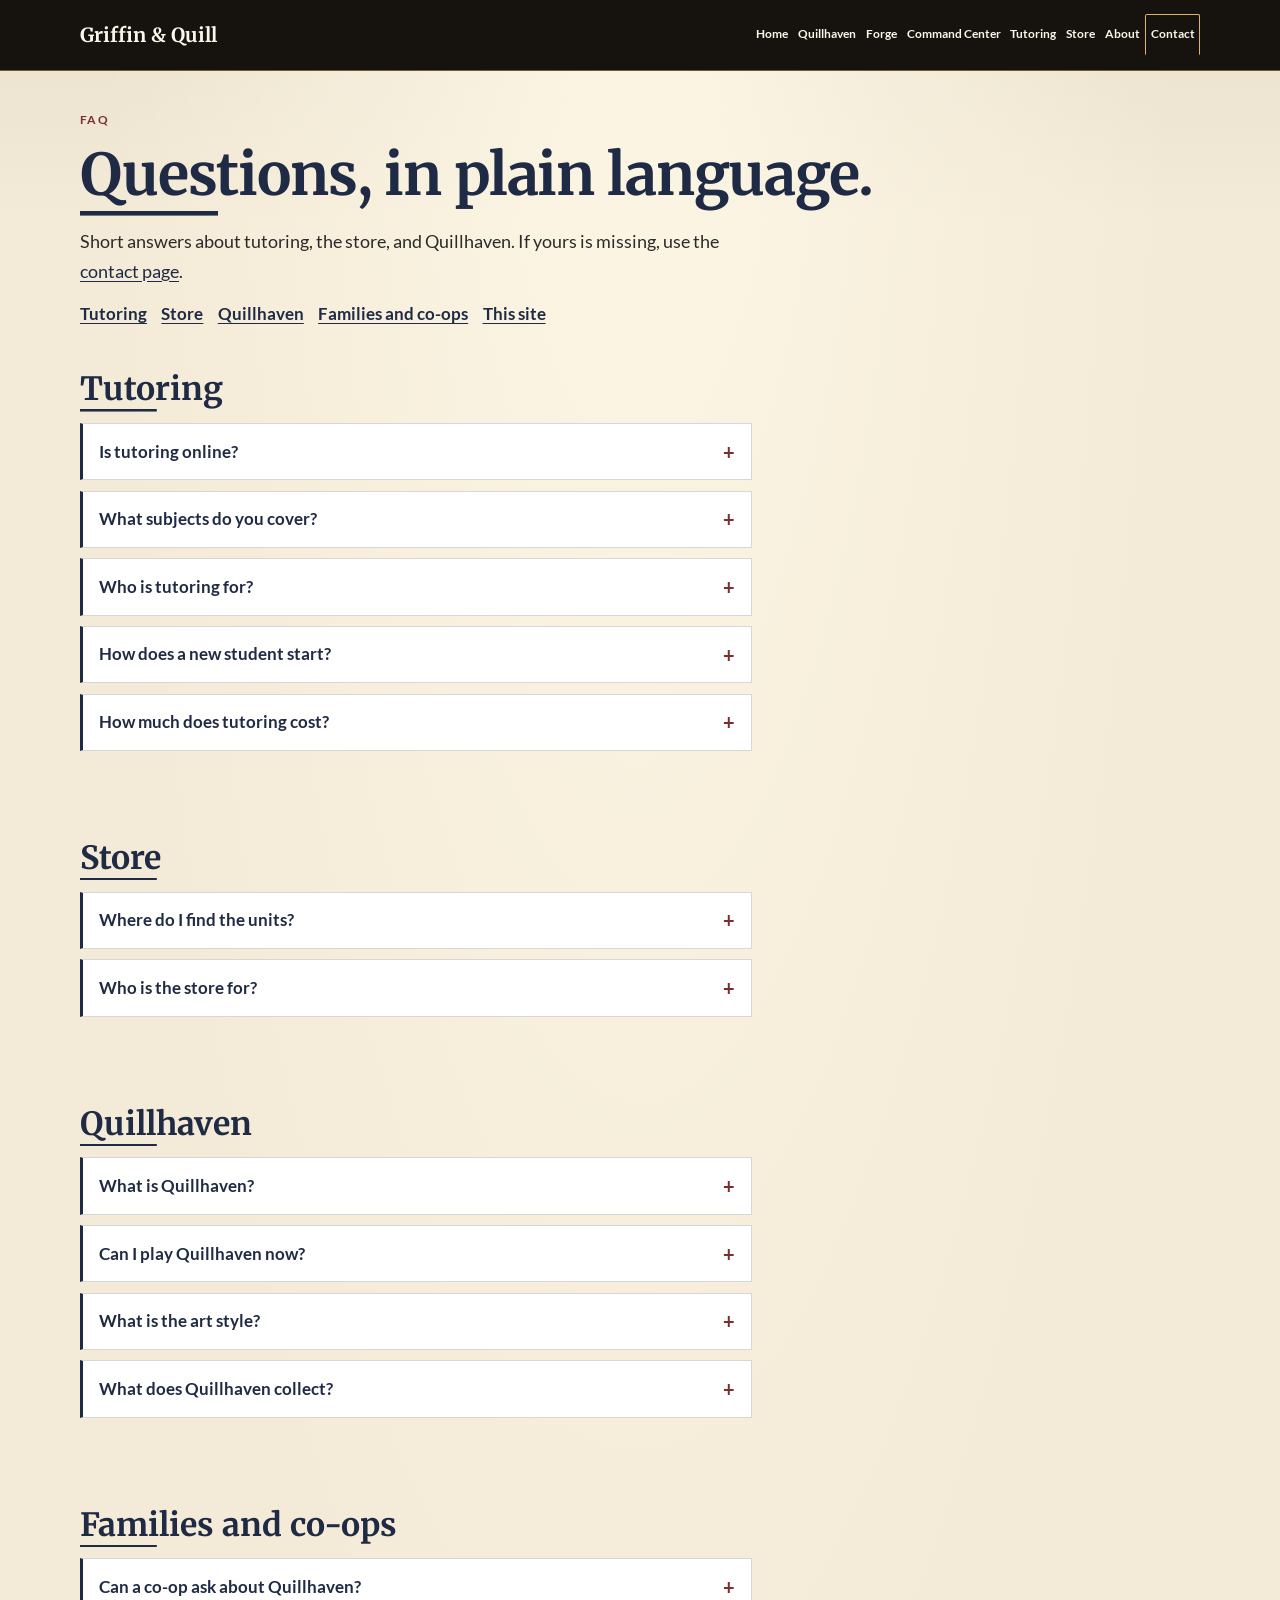
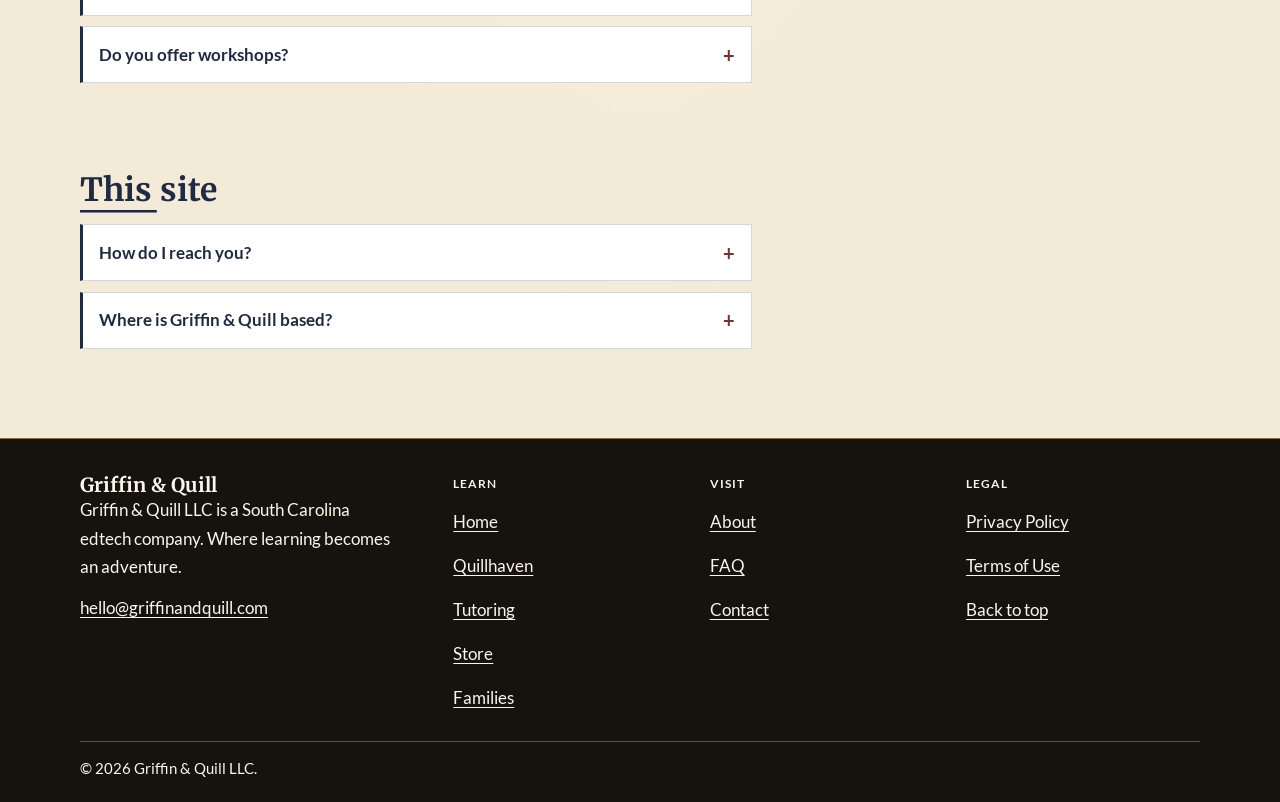
<file: faq.html>
<!DOCTYPE html>
<html lang="en">
<head>
  <meta charset="utf-8">
  <meta name="viewport" content="width=device-width, initial-scale=1">
  <meta name="description" content="Questions about Griffin &amp; Quill tutoring, the store, and Quillhaven.">
  <meta name="theme-color" content="#1F2A44">
  <title>Griffin &amp; Quill | Where learning becomes an adventure</title>
  <meta property="og:title" content="Griffin &amp; Quill | Where learning becomes an adventure">
  <meta property="og:description" content="Questions about Griffin &amp; Quill tutoring, the store, and Quillhaven.">
  <meta property="og:type" content="website">
  <meta property="og:url" content="https://www.griffinandquill.com/faq.html">
  <link rel="canonical" href="https://www.griffinandquill.com/faq.html">
  <meta property="og:image" content="https://www.griffinandquill.com/assets/og.png">
  <meta property="og:locale" content="en_US">
  <meta name="twitter:card" content="summary_large_image">
  <!-- Placeholder icons. Replace the files in /assets/icons/ with the final set. -->
  <link rel="icon" href="/favicon.svg" type="image/svg+xml">
  <link rel="icon" href="/favicon.ico" sizes="any">
  <link rel="icon" href="/assets/icons/favicon-32.png" type="image/png" sizes="32x32">
  <link rel="apple-touch-icon" href="/assets/icons/apple-touch-icon-180.png">
  <link rel="manifest" href="/assets/icons/site.webmanifest">
  <link rel="preload" href="fonts/merriweather-400.woff2" as="font" type="font/woff2" crossorigin>
  <link rel="preload" href="fonts/lato-400.woff2" as="font" type="font/woff2" crossorigin>
  <link rel="stylesheet" href="css/styles.css">
  <script>document.documentElement.classList.add("js");</script>
</head>
<body id="top">
  <a class="skip-link" href="#main">Skip to content</a>
  <header class="site-header">
    <div class="header-bar">
      <div class="container header-inner">
        <a class="brand" href="index.html">
          <span class="wordmark">
            <span class="wordmark-name">Griffin &amp; Quill</span>
          </span>
        </a>
        <button type="button" class="nav-toggle" aria-expanded="false" aria-controls="site-nav">
          <span class="nav-toggle-icon" aria-hidden="true"></span>
          <span class="nav-toggle-label">Menu</span>
        </button>
        <nav id="site-nav" aria-label="Primary">
                    <ul class="nav-list">
            <li><a href="index.html">Home</a></li>
            <li><a href="worlds.html">Quillhaven</a></li>
            <li><a href="worlds.html#forge">Forge</a></li>
            <li><a href="worlds.html#command-center">Command Center</a></li>
            <li><a href="tutoring.html">Tutoring</a></li>
            <li><a href="store.html">Store</a></li>
            <li><a href="about.html">About</a></li>
            <li><a href="contact.html" class="nav-contact">Contact</a></li>
          </ul>
        </nav>
      </div>
    </div>
  </header>
  <main id="main" tabindex="-1">
    <noscript>
      <p class="container note">JavaScript is off, so the menu button will not run. Page links still work. A form on this page needs JavaScript to send, or you can email the address in the footer.</p>
    </noscript>

    <div class="container page-hero">
      <p class="eyebrow">FAQ</p>
      <h1>Questions, in plain language.</h1>
      <p class="lede">Short answers about tutoring, the store, and Quillhaven. If yours is missing, use the <a href="contact.html">contact page</a>.</p>
      <nav aria-label="FAQ topics">
        <ul class="topic-nav">
          <li><a href="#tutoring-questions">Tutoring</a></li>
          <li><a href="#store-questions">Store</a></li>
          <li><a href="#worlds-questions">Quillhaven</a></li>
          <li><a href="#schools-questions">Families and co-ops</a></li>
          <li><a href="#site-questions">This site</a></li>
        </ul>
      </nav>
    </div>

    <section class="section" id="tutoring-questions" aria-labelledby="tutoring-h">
      <div class="container">
        <h2 id="tutoring-h">Tutoring</h2>
        <div class="form-wrap">
          <details class="faq">
            <summary>Is tutoring online?</summary>
            <div class="answer"><p>Yes. Tutoring is online first. You meet by video. If you need a different setup, say so when you book. We will tell you if we can do it.</p></div>
          </details>
          <details class="faq">
            <summary>What subjects do you cover?</summary>
            <div class="answer"><p>Sessions build academic skills in whatever course a student is taking. Ryan Mayer teaches U.S. History, Government, Economics, and AP Human Geography, and sessions can also focus on study skills and test prep.</p></div>
          </details>
          <details class="faq">
            <summary>Who is tutoring for?</summary>
            <div class="answer"><p>Parents, homeschool families, and students, including adults who want to study for themselves. A student should book through a parent or guardian.</p></div>
          </details>
          <details class="faq">
            <summary>How does a new student start?</summary>
            <div class="answer"><p>Three steps. A skills check, then a written plan, then sessions. The first session starts with a quick skills check.</p></div>
          </details>
          <details class="faq">
            <summary>How much does tutoring cost?</summary>
            <div class="answer"><p>One-to-one tutoring is $40 per hour online and $50 per hour in person. <a href="tutoring.html#book">Book with Griffin &amp; Quill</a> first. Wyzant is also available. This site does not take payment.</p></div>
          </details>
        </div>
      </div>
    </section>

    <section class="section" id="store-questions" aria-labelledby="resources-h">
      <div class="container">
        <h2 id="resources-h">Store</h2>
        <div id="resources-questions"></div>
        <div class="form-wrap">
          <details class="faq">
            <summary>Where do I find the units?</summary>
            <div class="answer"><p>Open the <a href="store.html">store</a>. Griffin &amp; Quill is a Teachers Pay Teachers Exclusive Seller, so Buy on TPT opens that product in a new tab. This site does not take payment. A subject that is still in progress says so and links to the TPT store.</p></div>
          </details>
          <details class="faq">
            <summary>Who is the store for?</summary>
            <div class="answer"><p>Homeschool families, co-ops, and teachers.</p></div>
          </details>
        </div>
      </div>
    </section>

    <section class="section" id="worlds-questions" aria-labelledby="worlds-h">
      <div class="container">
        <h2 id="worlds-h">Quillhaven</h2>
        <div class="form-wrap">
          <details class="faq">
            <summary>What is Quillhaven?</summary>
            <div class="answer"><p>Quillhaven is gamified practice for academic skills. A demo is planned for December 2, 2026. The current rebuild is TypeScript and Phaser 4. It is not a game you can open from this site yet.</p></div>
          </details>
          <details class="faq">
            <summary>Can I play Quillhaven now?</summary>
            <div class="answer"><p>Not yet. A demo is planned for December 2, 2026. This site does not launch the game. Adults can join the waitlist on the Quillhaven page.</p></div>
          </details>
          <details class="faq">
            <summary>What is the art style?</summary>
            <div class="answer"><p>The Quillhaven mark and characters are still being drawn, so this site uses the Griffin &amp; Quill wordmark and shows no character art until they are ready.</p></div>
          </details>
          <details class="faq">
            <summary>What does Quillhaven collect?</summary>
            <div class="answer"><p>Quillhaven collects only what learning requires, never sells it, and has no ads or trackers. The Privacy Policy is still a draft and needs an attorney.</p></div>
          </details>
        </div>
      </div>
    </section>

    <section class="section" id="schools-questions" aria-labelledby="schools-h">
      <div class="container">
        <h2 id="schools-h">Families and co-ops</h2>
        <div class="form-wrap">
          <details class="faq">
            <summary>Can a co-op ask about Quillhaven?</summary>
            <div class="answer"><p>Yes. Families and co-ops can send a note from the families page. Quillhaven is not for sale, and that note is not an order. It goes to partners@griffinandquill.com.</p></div>
          </details>
          <details class="faq">
            <summary>Do you offer workshops?</summary>
            <div class="answer"><p>Workshops are an inquiry, not a posted calendar. They can cover building academic skills across subjects, the learn-practice-prove routine, and teaching from a Griffin &amp; Quill lesson.</p></div>
          </details>
        </div>
      </div>
    </section>

    <section class="section" id="site-questions" aria-labelledby="site-h">
      <div class="container">
        <h2 id="site-h">This site</h2>
        <div class="form-wrap">
          <details class="faq">
            <summary>How do I reach you?</summary>
            <div class="answer"><p>General mail is <a href="mailto:hello@griffinandquill.com">hello@griffinandquill.com</a>. Tutoring is <a href="mailto:tutoring@griffinandquill.com">tutoring@griffinandquill.com</a>. Store and Quillhaven help is <a href="mailto:support@griffinandquill.com">support@griffinandquill.com</a>. Privacy is <a href="mailto:privacy@griffinandquill.com">privacy@griffinandquill.com</a>. Partnerships and press are <a href="mailto:partners@griffinandquill.com">partners@griffinandquill.com</a>. The contact form sends to hello@griffinandquill.com.</p></div>
          </details>
          <details class="faq">
            <summary>Where is Griffin &amp; Quill based?</summary>
            <div class="answer"><p>South Carolina. Griffin &amp; Quill LLC does not list a street address or a phone number.</p></div>
          </details>
        </div>
      </div>
    </section>
  </main>
  <footer class="site-footer">
    <div class="container footer-grid">
      <div>
        <a class="footer-brand" href="index.html">
          <span class="wordmark-name">Griffin &amp; Quill</span>
        </a>
        <p>Griffin &amp; Quill LLC is a South Carolina edtech company. Where learning becomes an adventure.</p>
        <p><a href="mailto:hello@griffinandquill.com">hello@griffinandquill.com</a></p>
      </div>
      <div>
        <p class="footer-label" id="foot-learn">Learn</p>
                <ul class="footer-links" aria-labelledby="foot-learn">
          <li><a href="index.html">Home</a></li>
          <li><a href="worlds.html">Quillhaven</a></li>
          <li><a href="tutoring.html">Tutoring</a></li>
          <li><a href="store.html">Store</a></li>
          <li><a href="schools.html">Families</a></li>
        </ul>
      </div>
      <div>
        <p class="footer-label" id="foot-visit">Visit</p>
        <ul class="footer-links" aria-labelledby="foot-visit">
              <li><a href="about.html">About</a></li>
              <li><a href="faq.html" aria-current="page">FAQ</a></li>
              <li><a href="contact.html">Contact</a></li>
        </ul>
      </div>
      <div>
        <p class="footer-label" id="foot-legal">Legal</p>
        <ul class="footer-links" aria-labelledby="foot-legal">
          <li><a href="privacy.html">Privacy Policy</a></li>
          <li><a href="terms.html">Terms of Use</a></li>
          <li><a href="#top">Back to top</a></li>
        </ul>
      </div>
    </div>
    <div class="container">
      <p class="fineprint">© 2026 Griffin &amp; Quill LLC.</p>
    </div>
  </footer>
  <script src="js/form-config.js"></script>
  <script src="js/main.js"></script>
</body>
</html>
</file>
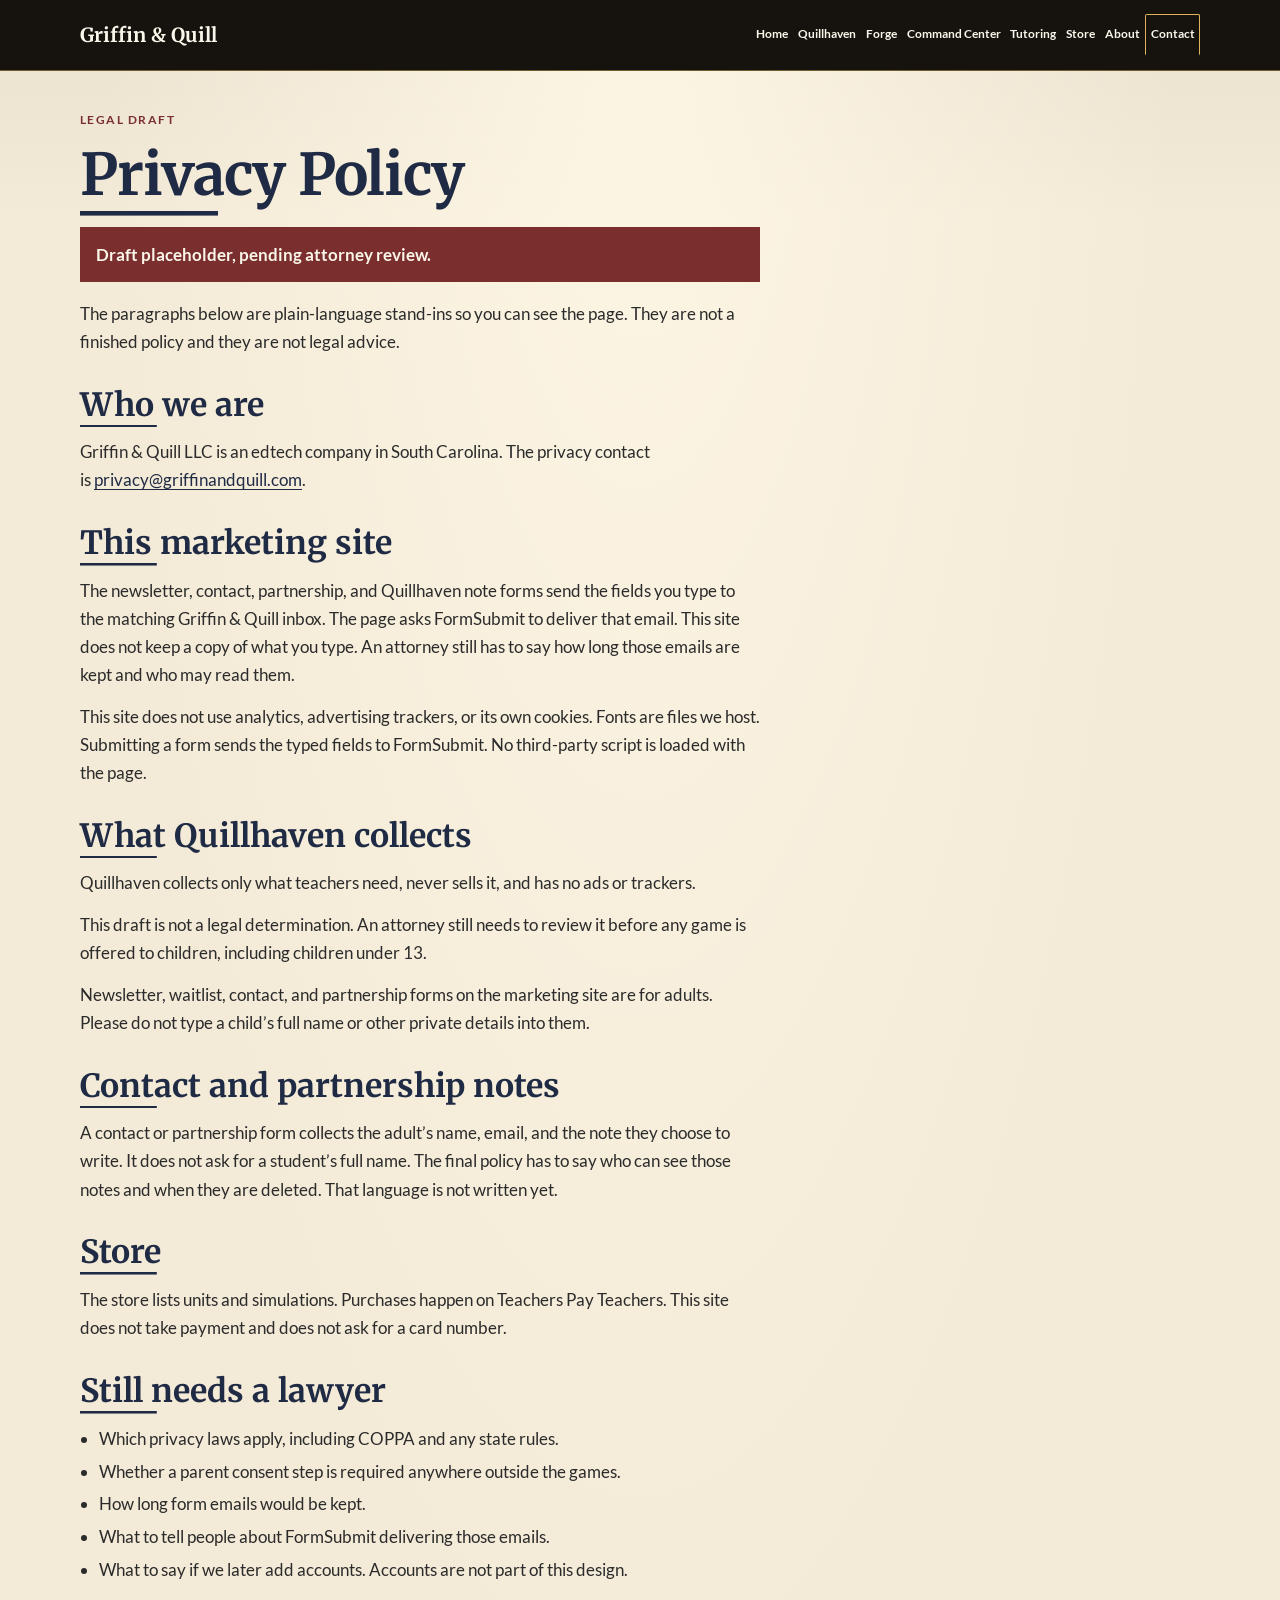
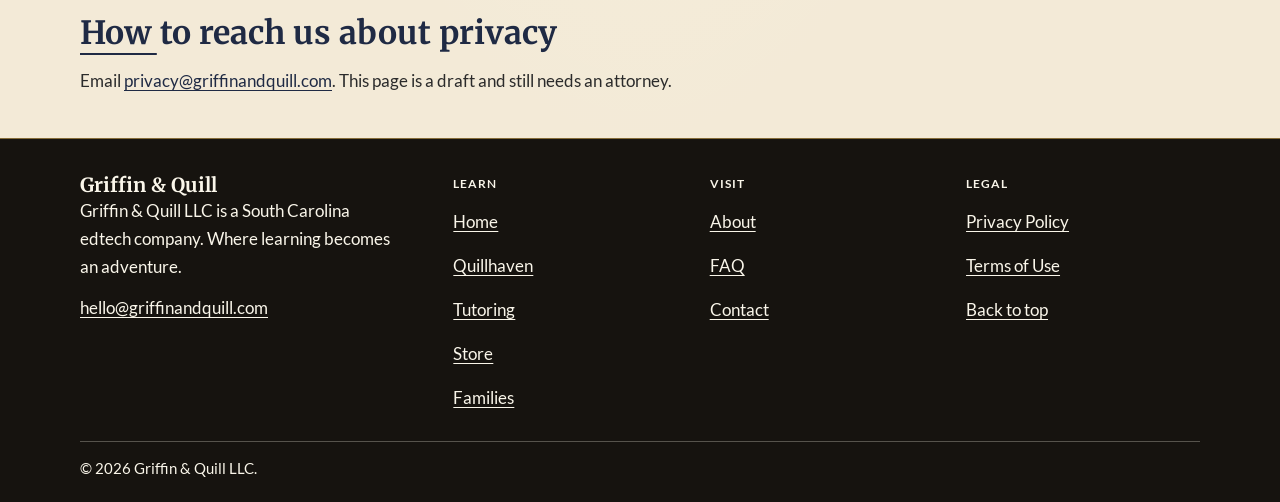
<file: privacy.html>
<!DOCTYPE html>
<html lang="en">
<head>
  <meta charset="utf-8">
  <meta name="viewport" content="width=device-width, initial-scale=1">
  <meta name="description" content="Draft privacy policy for Griffin &amp; Quill. Quillhaven collects only what teachers need, never sells it, and has no ads or trackers.">
  <meta name="theme-color" content="#1F2A44">
  <title>Griffin &amp; Quill | Where learning becomes an adventure</title>
  <meta property="og:title" content="Griffin &amp; Quill | Where learning becomes an adventure">
  <meta property="og:description" content="Draft privacy policy for Griffin &amp; Quill. Quillhaven collects only what teachers need, never sells it, and has no ads or trackers.">
  <meta property="og:type" content="website">
  <meta property="og:url" content="https://www.griffinandquill.com/privacy.html">
  <link rel="canonical" href="https://www.griffinandquill.com/privacy.html">
  <meta property="og:image" content="https://www.griffinandquill.com/assets/og.png">
  <meta property="og:locale" content="en_US">
  <meta name="twitter:card" content="summary_large_image">
  <!-- Placeholder icons. Replace the files in /assets/icons/ with the final set. -->
  <link rel="icon" href="/favicon.svg" type="image/svg+xml">
  <link rel="icon" href="/favicon.ico" sizes="any">
  <link rel="icon" href="/assets/icons/favicon-32.png" type="image/png" sizes="32x32">
  <link rel="apple-touch-icon" href="/assets/icons/apple-touch-icon-180.png">
  <link rel="manifest" href="/assets/icons/site.webmanifest">
  <link rel="preload" href="fonts/merriweather-400.woff2" as="font" type="font/woff2" crossorigin>
  <link rel="preload" href="fonts/lato-400.woff2" as="font" type="font/woff2" crossorigin>
  <link rel="stylesheet" href="css/styles.css">
  <script>document.documentElement.classList.add("js");</script>
</head>
<body id="top">
  <a class="skip-link" href="#main">Skip to content</a>
  <header class="site-header">
    <div class="header-bar">
      <div class="container header-inner">
        <a class="brand" href="index.html">
          <span class="wordmark">
            <span class="wordmark-name">Griffin &amp; Quill</span>
          </span>
        </a>
        <button type="button" class="nav-toggle" aria-expanded="false" aria-controls="site-nav">
          <span class="nav-toggle-icon" aria-hidden="true"></span>
          <span class="nav-toggle-label">Menu</span>
        </button>
        <nav id="site-nav" aria-label="Primary">
                    <ul class="nav-list">
            <li><a href="index.html">Home</a></li>
            <li><a href="worlds.html">Quillhaven</a></li>
            <li><a href="worlds.html#forge">Forge</a></li>
            <li><a href="worlds.html#command-center">Command Center</a></li>
            <li><a href="tutoring.html">Tutoring</a></li>
            <li><a href="store.html">Store</a></li>
            <li><a href="about.html">About</a></li>
            <li><a href="contact.html" class="nav-contact">Contact</a></li>
          </ul>
        </nav>
      </div>
    </div>
  </header>
  <main id="main" tabindex="-1">
    <noscript>
      <p class="container note">JavaScript is off, so the menu button will not run. Page links still work. A form on this page needs JavaScript to send, or you can email the address in the footer.</p>
    </noscript>

    <div class="container page-hero prose">
      <p class="eyebrow">Legal draft</p>
      <h1>Privacy Policy</h1>
      <p class="legal-banner">Draft placeholder, pending attorney review.</p>
      <p>The paragraphs below are plain-language stand-ins so you can see the page. They are not a finished policy and they are not legal advice.</p>

      <h2>Who we are</h2>
      <p>Griffin &amp; Quill LLC is an edtech company in South Carolina. The privacy contact is <a href="mailto:privacy@griffinandquill.com">privacy@griffinandquill.com</a>.</p>

      <h2>This marketing site</h2>
      <p>The newsletter, contact, partnership, and Quillhaven note forms send the fields you type to the matching Griffin &amp; Quill inbox. The page asks FormSubmit to deliver that email. This site does not keep a copy of what you type. An attorney still has to say how long those emails are kept and who may read them.</p>
      <p>This site does not use analytics, advertising trackers, or its own cookies. Fonts are files we host. Submitting a form sends the typed fields to FormSubmit. No third-party script is loaded with the page.</p>

      <h2 id="kids">What Quillhaven collects</h2>
      <p>Quillhaven collects only what teachers need, never sells it, and has no ads or trackers.</p>
      <p>This draft is not a legal determination. An attorney still needs to review it before any game is offered to children, including children under 13.</p>
      <p>Newsletter, waitlist, contact, and partnership forms on the marketing site are for adults. Please do not type a child’s full name or other private details into them.</p>

      <h2>Contact and partnership notes</h2>
      <p>A contact or partnership form collects the adult’s name, email, and the note they choose to write. It does not ask for a student’s full name. The final policy has to say who can see those notes and when they are deleted. That language is not written yet.</p>

      <h2>Store</h2>
      <p>The store lists units and simulations. Purchases happen on Teachers Pay Teachers. This site does not take payment and does not ask for a card number.</p>

      <h2>Still needs a lawyer</h2>
      <ul>
        <li>Which privacy laws apply, including COPPA and any state rules.</li>
        <li>Whether a parent consent step is required anywhere outside the games.</li>
        <li>How long form emails would be kept.</li>
        <li>What to tell people about FormSubmit delivering those emails.</li>
        <li>What to say if we later add accounts. Accounts are not part of this design.</li>
      </ul>

      <h2>How to reach us about privacy</h2>
      <p>Email <a href="mailto:privacy@griffinandquill.com">privacy@griffinandquill.com</a>. This page is a draft and still needs an attorney.</p>
    </div>
  </main>
  <footer class="site-footer">
    <div class="container footer-grid">
      <div>
        <a class="footer-brand" href="index.html">
          <span class="wordmark-name">Griffin &amp; Quill</span>
        </a>
        <p>Griffin &amp; Quill LLC is a South Carolina edtech company. Where learning becomes an adventure.</p>
        <p><a href="mailto:hello@griffinandquill.com">hello@griffinandquill.com</a></p>
      </div>
      <div>
        <p class="footer-label" id="foot-learn">Learn</p>
                <ul class="footer-links" aria-labelledby="foot-learn">
          <li><a href="index.html">Home</a></li>
          <li><a href="worlds.html">Quillhaven</a></li>
          <li><a href="tutoring.html">Tutoring</a></li>
          <li><a href="store.html">Store</a></li>
          <li><a href="schools.html">Families</a></li>
        </ul>
      </div>
      <div>
        <p class="footer-label" id="foot-visit">Visit</p>
        <ul class="footer-links" aria-labelledby="foot-visit">
              <li><a href="about.html">About</a></li>
              <li><a href="faq.html">FAQ</a></li>
              <li><a href="contact.html">Contact</a></li>
        </ul>
      </div>
      <div>
        <p class="footer-label" id="foot-legal">Legal</p>
        <ul class="footer-links" aria-labelledby="foot-legal">
          <li><a href="privacy.html">Privacy Policy</a></li>
          <li><a href="terms.html">Terms of Use</a></li>
          <li><a href="#top">Back to top</a></li>
        </ul>
      </div>
    </div>
    <div class="container">
      <p class="fineprint">© 2026 Griffin &amp; Quill LLC.</p>
    </div>
  </footer>
  <script src="js/form-config.js"></script>
  <script src="js/main.js"></script>
</body>
</html>
</file>
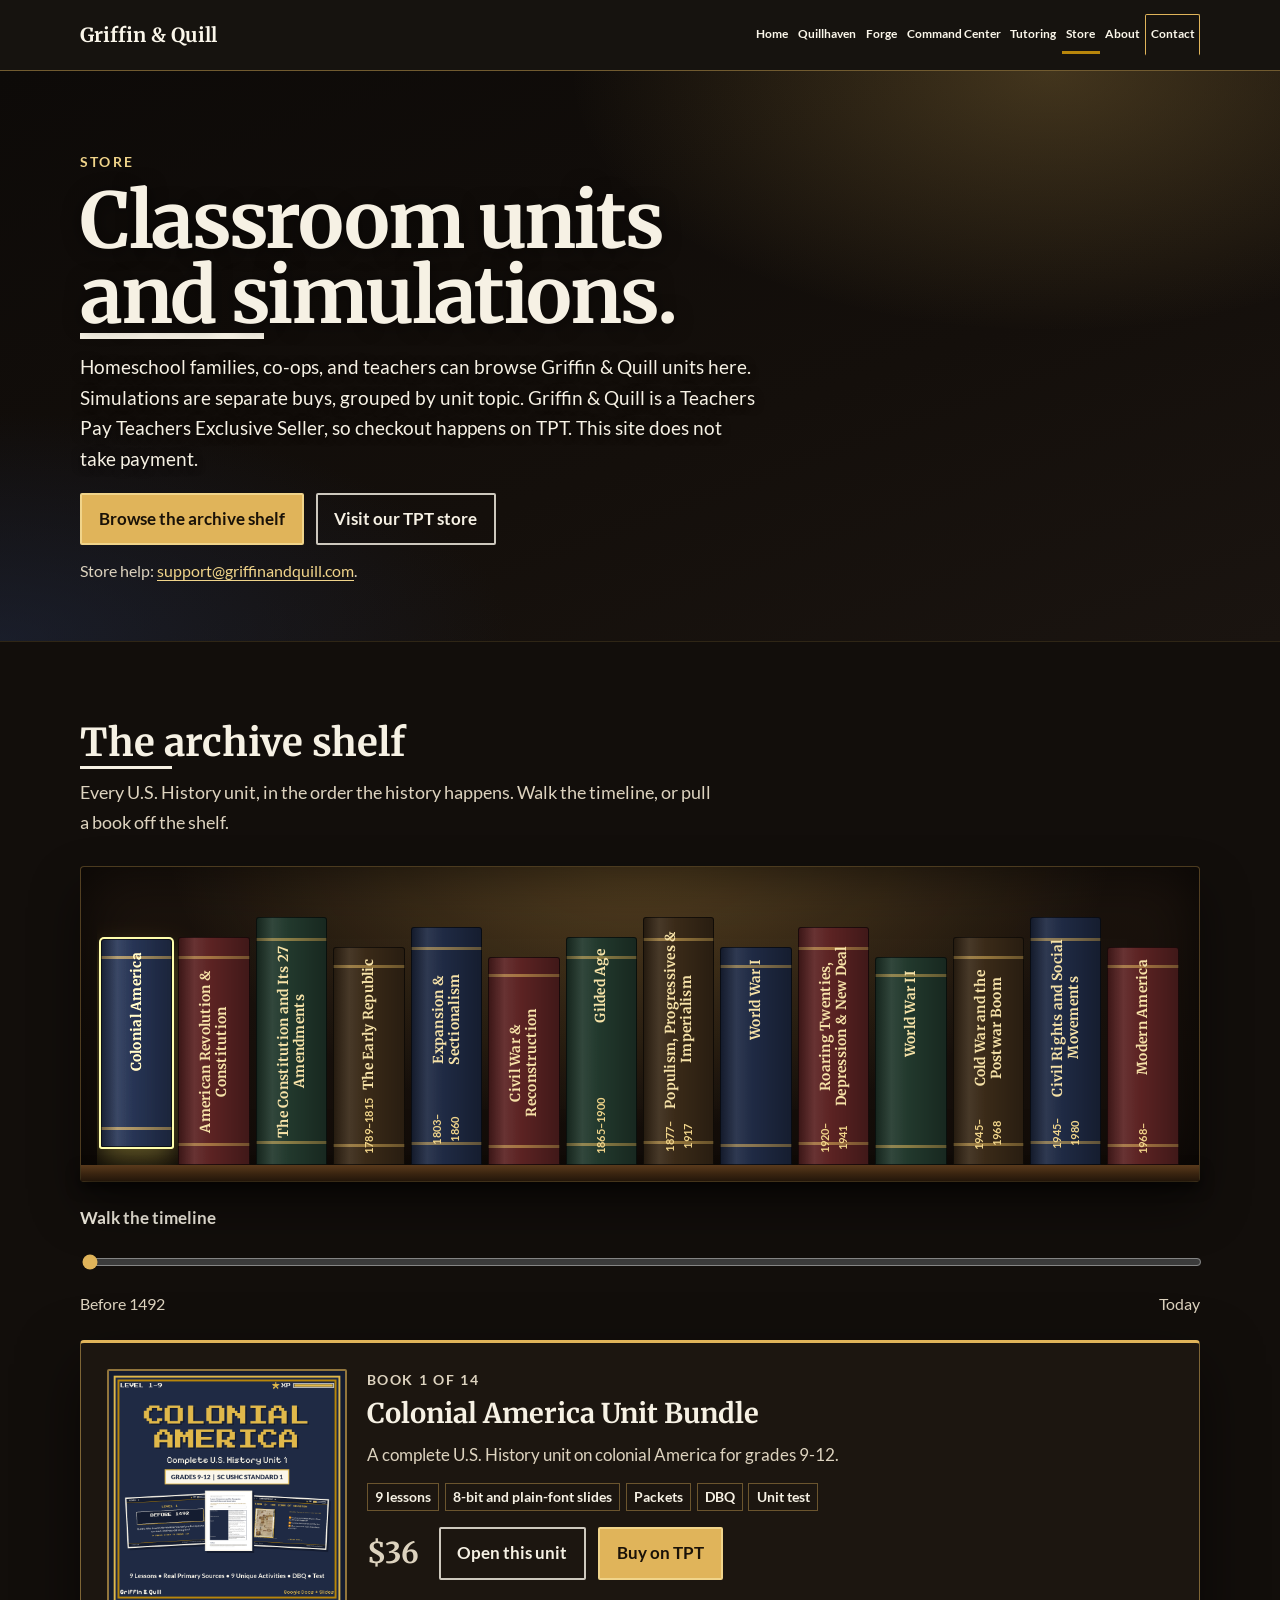
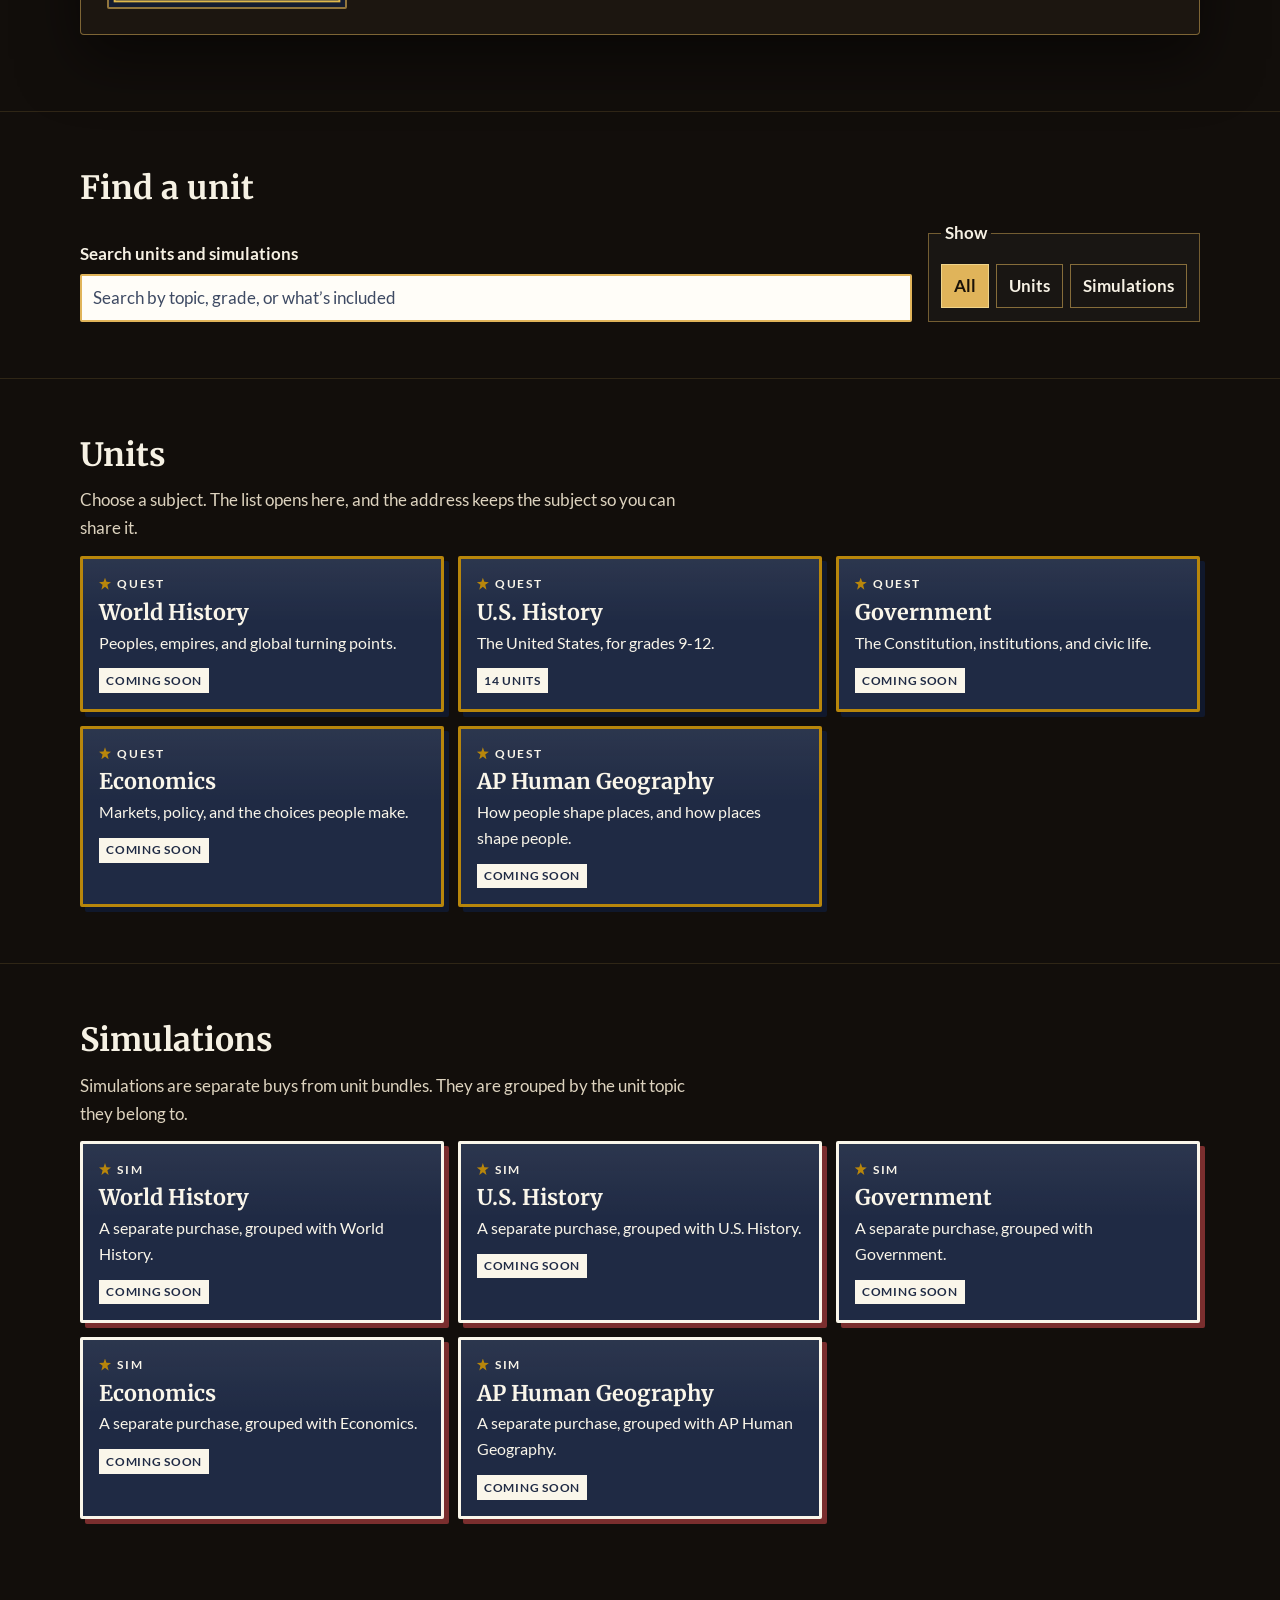
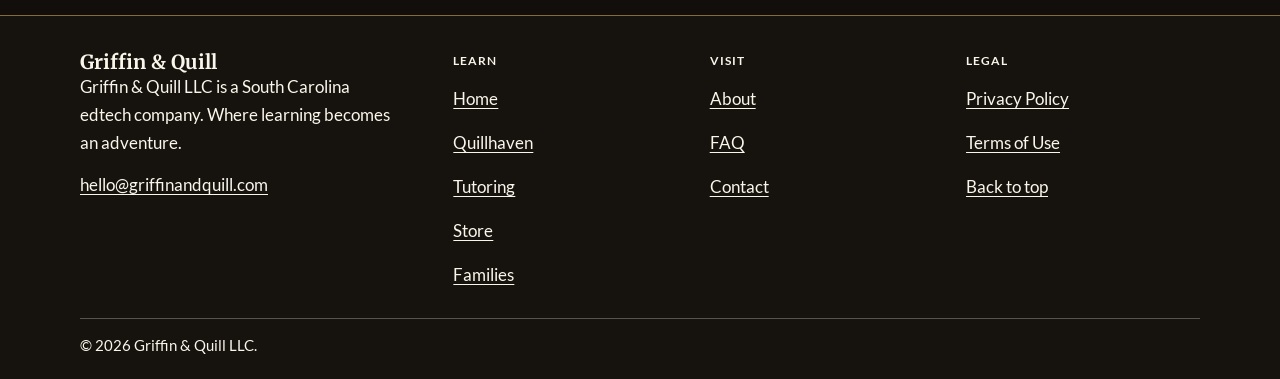
<file: resources.html>
<!DOCTYPE html>
<html lang="en">
<head>
  <meta charset="utf-8">
  <meta name="viewport" content="width=device-width, initial-scale=1">
  <meta http-equiv="refresh" content="0; url=store.html">
  <link rel="canonical" href="https://www.griffinandquill.com/store.html">
  <title>Store | Griffin &amp; Quill</title>
  <meta name="description" content="The Griffin &amp; Quill store has moved. This address now opens the store.">
  <meta property="og:title" content="Store | Griffin &amp; Quill">
  <meta property="og:description" content="The Griffin &amp; Quill store has moved. This address now opens the store.">
  <meta property="og:type" content="website">
  <meta property="og:url" content="https://www.griffinandquill.com/store.html">
  <meta property="og:image" content="https://www.griffinandquill.com/assets/og.png">
  <meta property="og:locale" content="en_US">
  <meta name="twitter:card" content="summary_large_image">
  <script>location.replace("store.html" + location.search + location.hash);</script>
  <link rel="stylesheet" href="css/styles.css">
</head>
<body>
  <main id="main">
    <div class="container page-hero">
      <h1>Store</h1>
      <p>The store has a new address. <a href="store.html">Continue to the store</a>.</p>
    </div>
  </main>
</body>
</html>
</file>
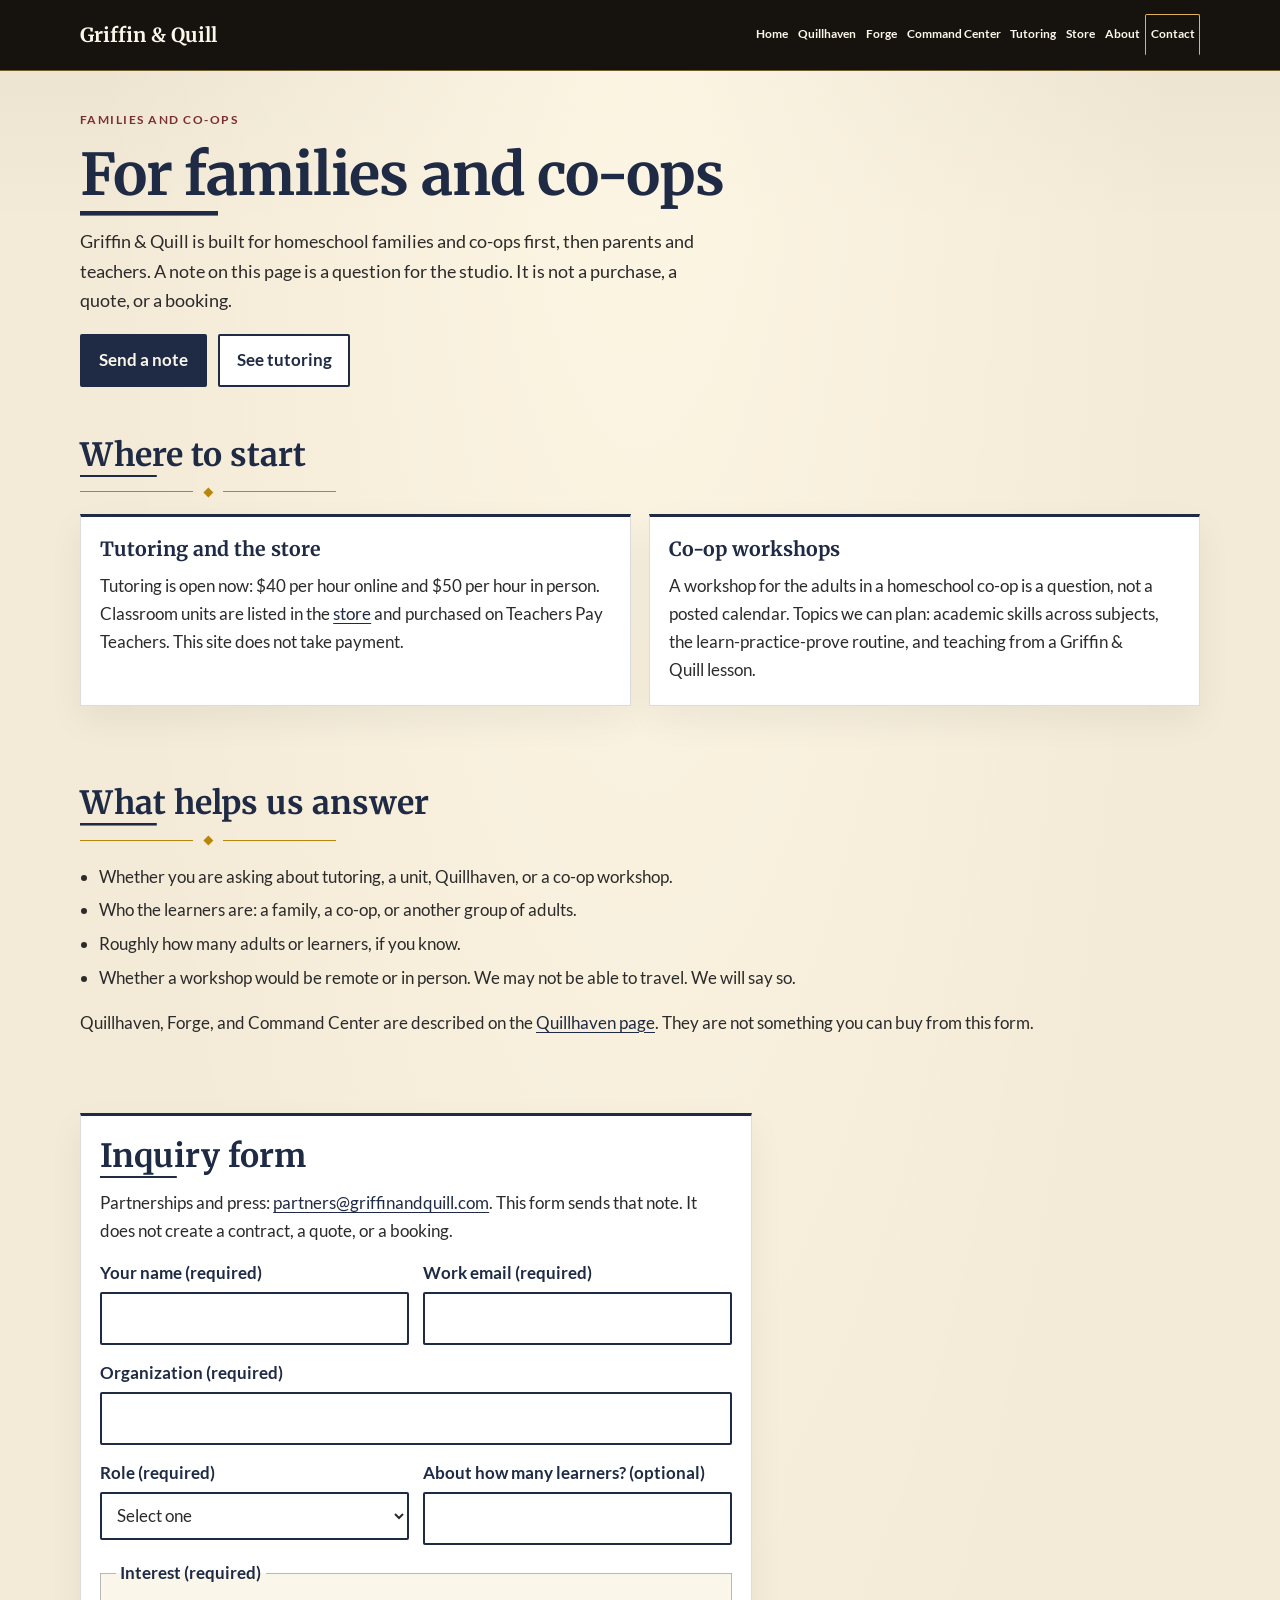
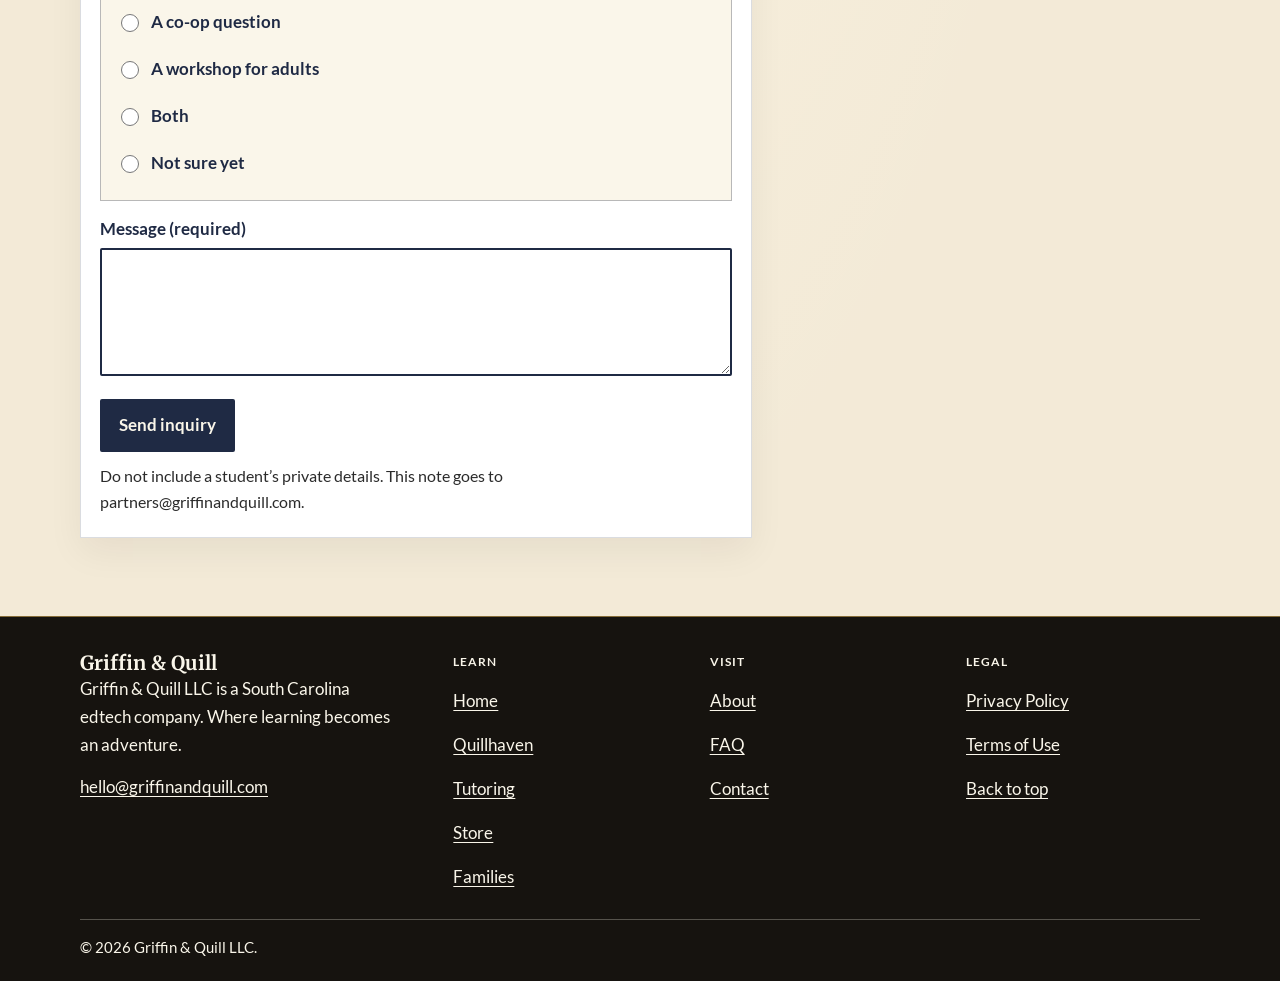
<file: schools.html>
<!DOCTYPE html>
<html lang="en">
<head>
  <meta charset="utf-8">
  <meta name="viewport" content="width=device-width, initial-scale=1">
  <meta name="description" content="Griffin &amp; Quill is built for homeschool families and co-ops first. A note on this page is not a purchase.">
  <meta name="theme-color" content="#1F2A44">
  <title>Griffin &amp; Quill | Where learning becomes an adventure</title>
  <meta property="og:title" content="Griffin &amp; Quill | Where learning becomes an adventure">
  <meta property="og:description" content="Griffin &amp; Quill is built for homeschool families and co-ops first. A note on this page is not a purchase.">
  <meta property="og:type" content="website">
  <meta property="og:url" content="https://www.griffinandquill.com/schools.html">
  <link rel="canonical" href="https://www.griffinandquill.com/schools.html">
  <meta property="og:image" content="https://www.griffinandquill.com/assets/og.png">
  <meta property="og:locale" content="en_US">
  <meta name="twitter:card" content="summary_large_image">
  <link rel="icon" href="/favicon.svg" type="image/svg+xml">
  <link rel="icon" href="/favicon.ico" sizes="any">
  <link rel="icon" href="/assets/icons/favicon-32.png" type="image/png" sizes="32x32">
  <link rel="apple-touch-icon" href="/assets/icons/apple-touch-icon-180.png">
  <link rel="manifest" href="/assets/icons/site.webmanifest">
  <link rel="preload" href="fonts/merriweather-400.woff2" as="font" type="font/woff2" crossorigin>
  <link rel="preload" href="fonts/lato-400.woff2" as="font" type="font/woff2" crossorigin>
  <link rel="stylesheet" href="css/styles.css">
  <script>document.documentElement.classList.add("js");</script>
</head>
<body id="top">
  <a class="skip-link" href="#main">Skip to content</a>
  <header class="site-header">
    <div class="header-bar">
      <div class="container header-inner">
        <a class="brand" href="index.html">
          <span class="wordmark">
            <span class="wordmark-name">Griffin &amp; Quill</span>
          </span>
        </a>
        <button type="button" class="nav-toggle" aria-expanded="false" aria-controls="site-nav">
          <span class="nav-toggle-icon" aria-hidden="true"></span>
          <span class="nav-toggle-label">Menu</span>
        </button>
        <nav id="site-nav" aria-label="Primary">
          <ul class="nav-list">
            <li><a href="index.html">Home</a></li>
            <li><a href="worlds.html">Quillhaven</a></li>
            <li><a href="worlds.html#forge">Forge</a></li>
            <li><a href="worlds.html#command-center">Command Center</a></li>
            <li><a href="tutoring.html">Tutoring</a></li>
            <li><a href="store.html">Store</a></li>
            <li><a href="about.html">About</a></li>
            <li><a href="contact.html" class="nav-contact">Contact</a></li>
          </ul>
        </nav>
      </div>
    </div>
  </header>
  <main id="main" tabindex="-1">
    <noscript>
      <p class="container note">JavaScript is off, so the menu button will not run. Page links still work. A form on this page needs JavaScript to send, or you can email the address in the footer.</p>
    </noscript>

    <div class="container page-hero">
      <p class="eyebrow">Families and co-ops</p>
      <h1>For families and co-ops</h1>
      <p class="lede">Griffin &amp; Quill is built for homeschool families and co-ops first, then parents and teachers. A note on this page is a question for the studio. It is not a purchase, a quote, or a booking.</p>
      <div class="cluster">
        <a class="btn btn-primary" href="#inquiry">Send a note</a>
        <a class="btn btn-secondary" href="tutoring.html">See tutoring</a>
      </div>
    </div>

    <section class="section" aria-labelledby="offers-title">
      <div class="container">
        <h2 id="offers-title">Where to start</h2>
        <div class="rule" aria-hidden="true"><span></span></div>
        <div class="grid-2">
          <article class="card">
            <h3>Tutoring and the store</h3>
            <p>Tutoring is open now: $40 per hour online and $50 per hour in person. Classroom units are listed in the <a href="store.html">store</a> and purchased on Teachers Pay Teachers. This site does not take payment.</p>
          </article>
          <article class="card">
            <h3>Co-op workshops</h3>
            <p>A workshop for the adults in a homeschool co-op is a question, not a posted calendar. Topics we can plan: academic skills across subjects, the learn-practice-prove routine, and teaching from a Griffin &amp; Quill lesson.</p>
          </article>
        </div>
      </div>
    </section>

    <section class="section" aria-labelledby="need-title">
      <div class="container">
        <h2 id="need-title">What helps us answer</h2>
        <div class="rule" aria-hidden="true"><span></span></div>
        <ul class="plain-list">
          <li>Whether you are asking about tutoring, a unit, Quillhaven, or a co-op workshop.</li>
          <li>Who the learners are: a family, a co-op, or another group of adults.</li>
          <li>Roughly how many adults or learners, if you know.</li>
          <li>Whether a workshop would be remote or in person. We may not be able to travel. We will say so.</li>
        </ul>
        <p>Quillhaven, Forge, and Command Center are described on the <a href="worlds.html">Quillhaven page</a>. They are not something you can buy from this form.</p>
      </div>
    </section>

    <section class="section" id="inquiry" aria-labelledby="inquiry-title">
      <div class="container">
        <div class="form-card form-wrap">
          <h2 id="inquiry-title">Inquiry form</h2>
          <p>Partnerships and press: <a href="mailto:partners@griffinandquill.com">partners@griffinandquill.com</a>. This form sends that note. It does not create a contract, a quote, or a booking.</p>
          <form data-form="partners" method="POST" action="#">
            <p class="thanks" data-thanks tabindex="-1" hidden>Thanks. Your note is on its way.</p>
            <p class="form-error" data-form-error tabindex="-1" hidden>That note did not send. Write to <a href="mailto:partners@griffinandquill.com">partners@griffinandquill.com</a>.</p>
            <p class="visually-hidden"><label for="hp-school">Leave this empty</label><input id="hp-school" name="_honey" type="text" tabindex="-1" autocomplete="off"></p>
            <input type="hidden" name="_subject" value="Partnership note">
            <input type="hidden" name="_captcha" value="false">
            <div class="form-grid two">
              <div class="field">
                <label for="school-name">Your name (required)</label>
                <input id="school-name" name="name" type="text" autocomplete="name" required>
              </div>
              <div class="field">
                <label for="school-email">Work email (required)</label>
                <input id="school-email" name="email" type="email" autocomplete="email" required>
              </div>
            </div>
            <div class="field">
              <label for="school-org">Organization (required)</label>
              <input id="school-org" name="organization" type="text" autocomplete="organization" required>
            </div>
            <div class="form-grid two">
              <div class="field">
                <label for="school-role">Role (required)</label>
                <select id="school-role" name="role" required>
                  <option value="">Select one</option>
                  <option>Teacher</option>
                  <option>Parent or guardian</option>
                  <option>Homeschool co-op lead</option>
                  <option>Other</option>
                </select>
              </div>
              <div class="field">
                <label for="school-size">About how many learners? (optional)</label>
                <input id="school-size" name="size" type="text">
              </div>
            </div>
            <fieldset>
              <legend>Interest (required)</legend>
              <div class="choices">
                <label class="choice"><input type="radio" name="interest" value="question" required> A co-op question</label>
                <label class="choice"><input type="radio" name="interest" value="workshop"> A workshop for adults</label>
                <label class="choice"><input type="radio" name="interest" value="both"> Both</label>
                <label class="choice"><input type="radio" name="interest" value="unsure"> Not sure yet</label>
              </div>
            </fieldset>
            <div class="field">
              <label for="school-message">Message (required)</label>
              <textarea id="school-message" name="message" required></textarea>
            </div>
            <button class="btn btn-primary" type="submit">Send inquiry</button>
            <p class="note">Do not include a student’s private details. This note goes to partners@griffinandquill.com.</p>
          </form>
        </div>
      </div>
    </section>
  </main>
  <footer class="site-footer">
    <div class="container footer-grid">
      <div>
        <a class="footer-brand" href="index.html">
          <span class="wordmark-name">Griffin &amp; Quill</span>
        </a>
        <p>Griffin &amp; Quill LLC is a South Carolina edtech company. Where learning becomes an adventure.</p>
        <p><a href="mailto:hello@griffinandquill.com">hello@griffinandquill.com</a></p>
      </div>
      <div>
        <p class="footer-label" id="foot-learn">Learn</p>
        <ul class="footer-links" aria-labelledby="foot-learn">
          <li><a href="index.html">Home</a></li>
          <li><a href="worlds.html">Quillhaven</a></li>
          <li><a href="tutoring.html">Tutoring</a></li>
          <li><a href="store.html">Store</a></li>
          <li><a href="schools.html" aria-current="page">Families</a></li>
        </ul>
      </div>
      <div>
        <p class="footer-label" id="foot-visit">Visit</p>
        <ul class="footer-links" aria-labelledby="foot-visit">
          <li><a href="about.html">About</a></li>
          <li><a href="faq.html">FAQ</a></li>
          <li><a href="contact.html">Contact</a></li>
        </ul>
      </div>
      <div>
        <p class="footer-label" id="foot-legal">Legal</p>
        <ul class="footer-links" aria-labelledby="foot-legal">
          <li><a href="privacy.html">Privacy Policy</a></li>
          <li><a href="terms.html">Terms of Use</a></li>
          <li><a href="#top">Back to top</a></li>
        </ul>
      </div>
    </div>
    <div class="container">
      <p class="fineprint">© 2026 Griffin &amp; Quill LLC.</p>
    </div>
  </footer>
  <script src="js/form-config.js"></script>
  <script src="js/main.js"></script>
</body>
</html>
</file>
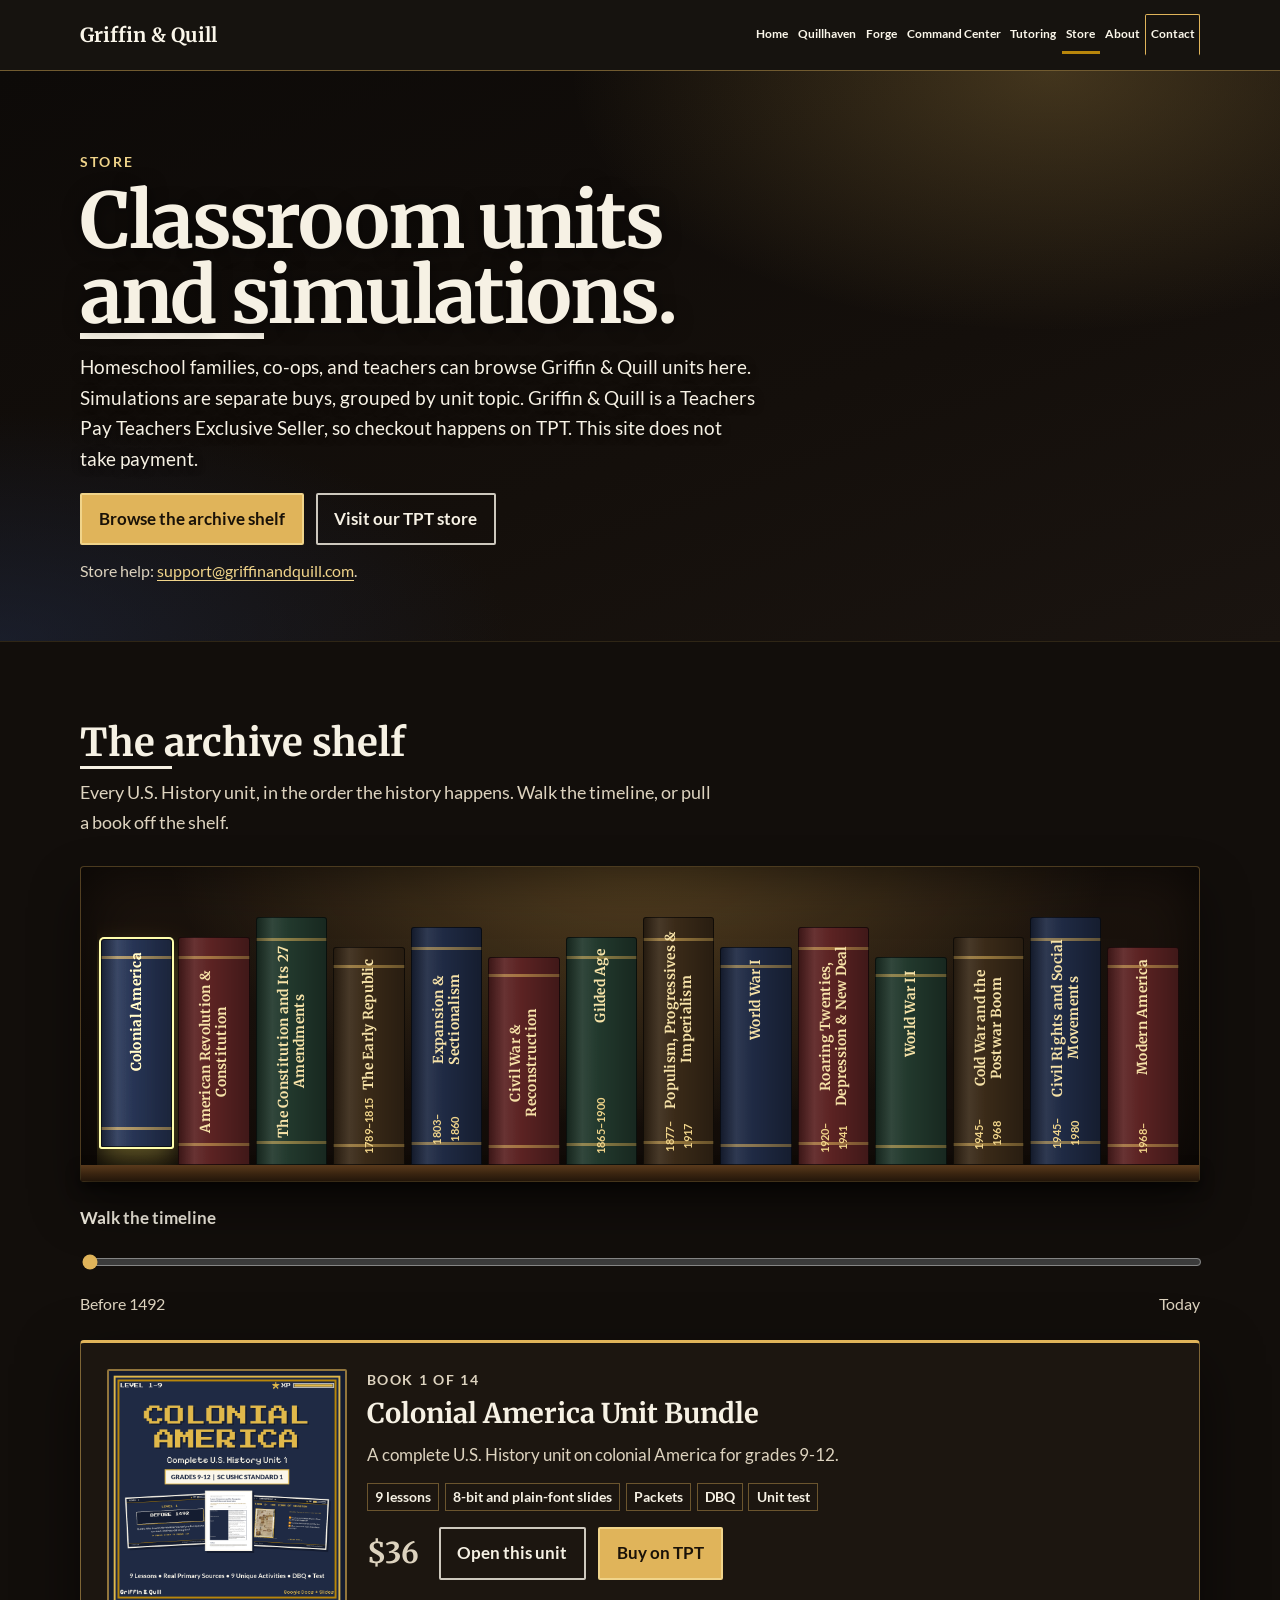
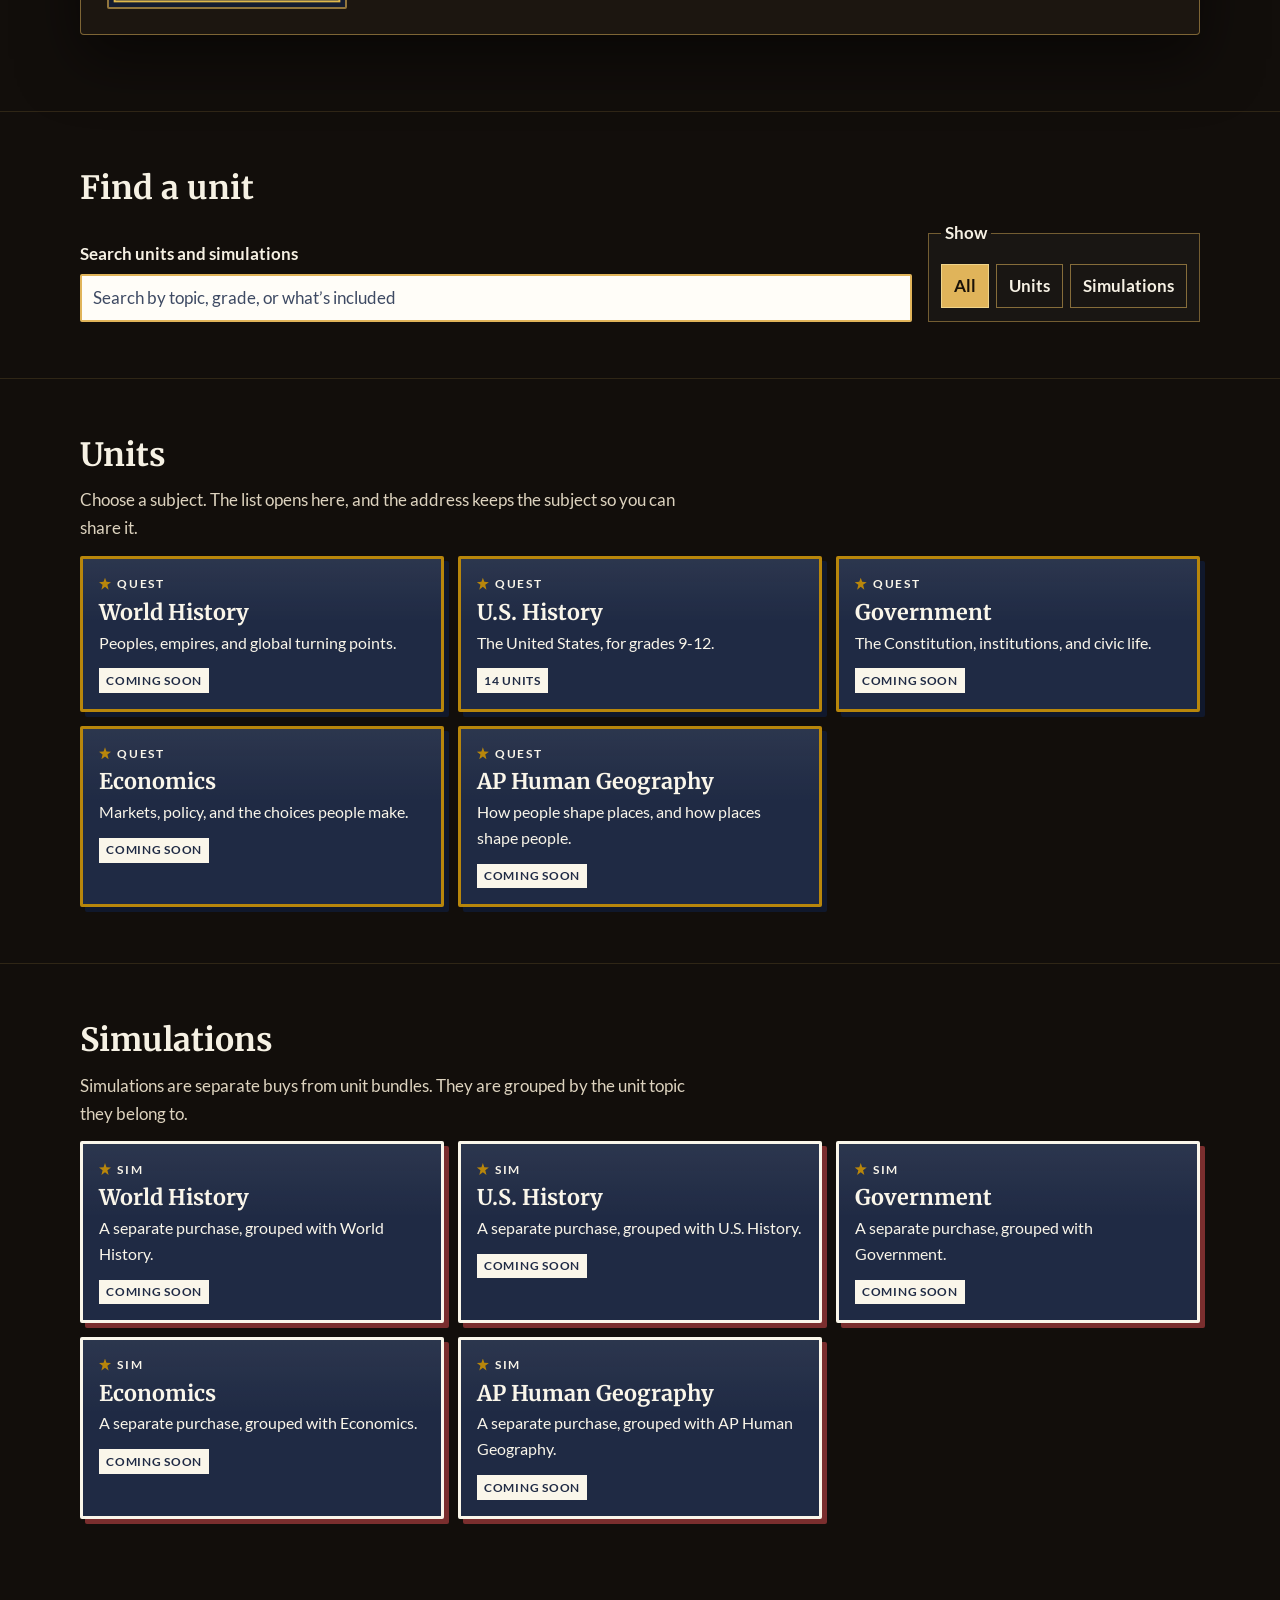
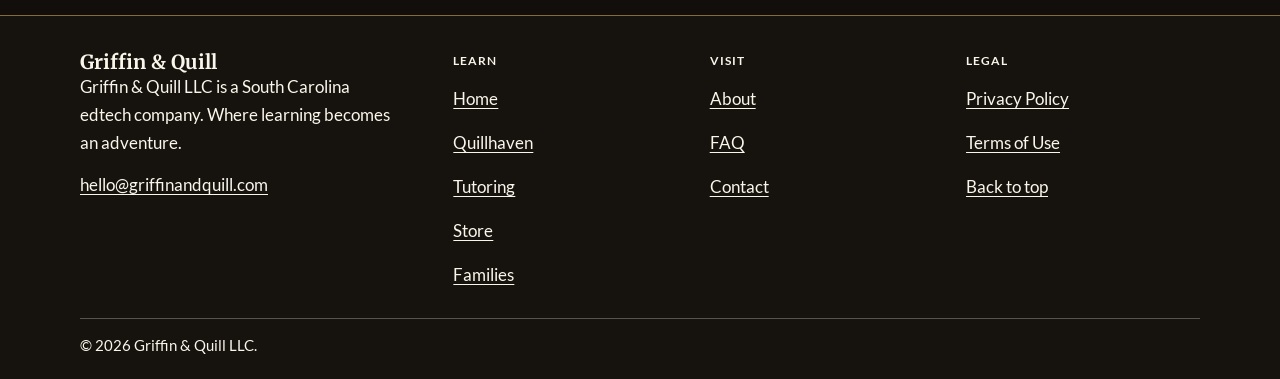
<file: store.html>
<!DOCTYPE html>
<html lang="en">
<head>
  <meta charset="utf-8">
  <meta name="viewport" content="width=device-width, initial-scale=1">
  <meta name="description" content="Griffin &amp; Quill store: world history, U.S. history, government, economics, AP Human Geography, and simulations. Checkout is on Teachers Pay Teachers.">
  <meta name="theme-color" content="#1F2A44">
  <title>Store | Griffin &amp; Quill</title>
  <meta property="og:title" content="Store | Griffin &amp; Quill">
  <meta property="og:description" content="Griffin &amp; Quill store: world history, U.S. history, government, economics, AP Human Geography, and simulations. Checkout is on Teachers Pay Teachers.">
  <meta property="og:type" content="website">
  <meta property="og:url" content="https://www.griffinandquill.com/store.html">
  <link rel="canonical" href="https://www.griffinandquill.com/store.html">
  <meta property="og:image" content="https://www.griffinandquill.com/assets/og.png">
  <meta property="og:locale" content="en_US">
  <meta name="twitter:card" content="summary_large_image">
  <link rel="icon" href="/favicon.svg" type="image/svg+xml">
  <link rel="icon" href="/favicon.ico" sizes="any">
  <link rel="icon" href="/assets/icons/favicon-32.png" type="image/png" sizes="32x32">
  <link rel="apple-touch-icon" href="/assets/icons/apple-touch-icon-180.png">
  <link rel="manifest" href="/assets/icons/site.webmanifest">
  <link rel="preload" href="fonts/merriweather-400.woff2" as="font" type="font/woff2" crossorigin>
  <link rel="preload" href="fonts/lato-400.woff2" as="font" type="font/woff2" crossorigin>
  <link rel="store" href="data/store.json">
  <link rel="preload" href="img/store/colonial-america-cover.png" as="image">
  <link rel="preload" href="img/store/american-revolution-cover.png" as="image">
  <link rel="preload" href="img/store/constitution-amendments-cover.jpg" as="image">
  <link rel="preload" href="img/store/early-republic-cover.jpg" as="image">
  <link rel="preload" href="img/store/expansion-sectionalism-cover.png" as="image">
  <link rel="preload" href="img/store/civil-war-cover.png" as="image">
  <link rel="preload" href="img/store/gilded-age-cover.jpg" as="image">
  <link rel="preload" href="img/store/populism-progressives-cover.jpg" as="image">
  <link rel="preload" href="img/store/world-war-i-cover.png" as="image">
  <link rel="preload" href="img/store/roaring-twenties-cover.png" as="image">
  <link rel="preload" href="img/store/world-war-ii-cover.png" as="image">
  <link rel="preload" href="img/store/cold-war-cover.jpg" as="image">
  <link rel="preload" href="img/store/civil-rights-cover.jpg" as="image">
  <link rel="preload" href="img/store/modern-america-cover.jpg" as="image">
  <link rel="stylesheet" href="css/styles.css">
  <script>document.documentElement.classList.add("js");</script>
</head>
<body id="top" class="page-store page-library">
  <a class="skip-link" href="#main">Skip to content</a>
  <header class="site-header">
    <div class="header-bar">
      <div class="container header-inner">
        <a class="brand" href="index.html">
          <span class="wordmark">
            <span class="wordmark-name">Griffin &amp; Quill</span>
          </span>
        </a>
        <button type="button" class="nav-toggle" aria-expanded="false" aria-controls="site-nav">
          <span class="nav-toggle-icon" aria-hidden="true"></span>
          <span class="nav-toggle-label">Menu</span>
        </button>
        <nav id="site-nav" aria-label="Primary">
                    <ul class="nav-list">
            <li><a href="index.html">Home</a></li>
            <li><a href="worlds.html">Quillhaven</a></li>
            <li><a href="worlds.html#forge">Forge</a></li>
            <li><a href="worlds.html#command-center">Command Center</a></li>
            <li><a href="tutoring.html">Tutoring</a></li>
            <li><a href="store.html" aria-current="page">Store</a></li>
            <li><a href="about.html">About</a></li>
            <li><a href="contact.html" class="nav-contact">Contact</a></li>
          </ul>
        </nav>
      </div>
    </div>
  </header>
  <main id="main" tabindex="-1">
    <noscript>
      <div class="container note">
        <p>JavaScript is off, so the store board will not filter. You can still buy on Teachers Pay Teachers. This site does not take payment.</p>
        <p><a href="https://www.teacherspayteachers.com/store/griffin-quill" target="_blank" rel="noopener noreferrer">Visit our TPT store</a></p>
        <p>Colonial America Unit Bundle, U.S. History, grades 9-12, $36. Nine lessons, 8-bit and plain-font slides, packets, a DBQ, and a unit test. <a href="https://www.teacherspayteachers.com/Product/Colonial-America-Unit-Bundle-US-History-Slides-Packets-DBQ-Test-9-12-18087918" target="_blank" rel="noopener noreferrer">Buy on TPT</a>.</p>
        <p>American Revolution &amp; Constitution Unit Bundle, U.S. History, grades 9-12, $40. Ten lessons, 8-bit and plain-font slides, packets, a DBQ, and a unit test. <a href="https://www.teacherspayteachers.com/Product/American-Revolution-Constitution-Unit-US-History-Slides-DBQ-Test-9-12-18088204" target="_blank" rel="noopener noreferrer">Buy on TPT</a>.</p>
        <p>The Constitution and Its 27 Amendments: Your Rights, Your Life, U.S. History, grades 9-12, $48. Twelve lessons, 8-bit and plain-font slides, a DBQ, and a unit test. <a href="https://www.teacherspayteachers.com/Product/Constitution-Amendments-Unit-Student-Rights-US-Gov-History-DBQ-9-12-18092355" target="_blank" rel="noopener noreferrer">Buy on TPT</a>.</p>
        <p>The Early Republic, U.S. History, grades 9-12, 1789-1815, $28. Seven lessons, 8-bit and plain-font slides, a DBQ, and a unit test. <a href="https://www.teacherspayteachers.com/Product/Early-Republic-Unit-US-History-Hamilton-to-War-of-1812-DBQ-Test-9-12-18090912" target="_blank" rel="noopener noreferrer">Buy on TPT</a>.</p>
        <p>Expansion &amp; Sectionalism Unit Bundle, U.S. History, grades 9-12, 1803-1860, $40. Ten lessons, 8-bit and plain-font slides, packets, a DBQ, and a unit test. <a href="https://www.teacherspayteachers.com/Product/Expansion-Sectionalism-Unit-US-History-Slides-DBQ-Test-Grades-9-12-18089162" target="_blank" rel="noopener noreferrer">Buy on TPT</a>.</p>
        <p>Civil War &amp; Reconstruction Unit Bundle, U.S. History, grades 9-12, $40. Ten lessons, 8-bit and plain-font slides, packets, a DBQ, and a unit test. <a href="https://www.teacherspayteachers.com/Product/Civil-War-Reconstruction-Unit-US-History-Slides-DBQ-Test-Grades-9-12-18088664" target="_blank" rel="noopener noreferrer">Buy on TPT</a>.</p>
        <p>Gilded Age: Industry, Labor, Immigration &amp; the West, U.S. History, grades 9-12, 1865-1900, $40. Ten lessons, 8-bit and plain-font slides, a DBQ, and a unit test. <a href="https://www.teacherspayteachers.com/Product/Gilded-Age-Unit-US-History-Labor-Immigration-West-DBQ-Test-9-12-18090158" target="_blank" rel="noopener noreferrer">Buy on TPT</a>.</p>
        <p>Populism, Progressives &amp; Imperialism, U.S. History, grades 9-12, 1877-1917, $40. Ten lessons, 8-bit and plain-font slides, a DBQ, and a unit test. <a href="https://www.teacherspayteachers.com/Product/Populism-Progressives-Unit-US-History-Imperialism-DBQ-Test-9-12-18090347" target="_blank" rel="noopener noreferrer">Buy on TPT</a>.</p>
        <p>World War I Unit Bundle, U.S. History, grades 9-12, $36. Nine lessons, 8-bit and plain-font slides, packets, keys, a DBQ, a unit test, and a study guide. <a href="https://www.teacherspayteachers.com/Product/Griffin-Quill-World-War-1-Unit-Bundle-18086100" target="_blank" rel="noopener noreferrer">Buy on TPT</a>.</p>
        <p>Roaring Twenties, Depression &amp; New Deal Unit Bundle, U.S. History, grades 9-12, 1920-1941, $40. Ten lessons, 8-bit and plain-font slides, packets, a DBQ, and a unit test. <a href="https://www.teacherspayteachers.com/Product/Roaring-Twenties-Depression-New-Deal-Unit-US-History-DBQ-Test-9-12-18089503" target="_blank" rel="noopener noreferrer">Buy on TPT</a>.</p>
        <p>World War II Unit Bundle, U.S. History, grades 9-12, $36. Nine lessons, 8-bit and plain-font slides, packets, a DBQ, a unit test, and a study guide. <a href="https://www.teacherspayteachers.com/Product/World-War-II-Unit-Bundle-US-History-Slides-Packets-DBQ-Test-Grades-9-12-18087243" target="_blank" rel="noopener noreferrer">Buy on TPT</a>.</p>
        <p>Cold War and the Postwar Boom, U.S. History, grades 9-12, 1945-1968, $36. Nine lessons, 8-bit and plain-font slides, a DBQ, and a unit test. <a href="https://www.teacherspayteachers.com/Product/Cold-War-Unit-US-History-Iron-Curtain-to-Vietnam-DBQ-Test-9-12-18090740" target="_blank" rel="noopener noreferrer">Buy on TPT</a>.</p>
        <p>Civil Rights and Social Movements, U.S. History, grades 9-12, 1945-1980, $40. Ten lessons, 8-bit and plain-font slides, a DBQ, and a unit test. <a href="https://www.teacherspayteachers.com/Product/Civil-Rights-Movement-Unit-US-History-Brown-to-Selma-DBQ-Test-9-12-18090569" target="_blank" rel="noopener noreferrer">Buy on TPT</a>.</p>
        <p>Modern America: Late Cold War to Today, U.S. History, grades 9-12, 1968-present, $36. Nine lessons, 8-bit and plain-font slides, a DBQ, and a unit test. <a href="https://www.teacherspayteachers.com/Product/Modern-America-Unit-US-History-1968-to-Today-Watergate-911-DBQ-9-12-18091106" target="_blank" rel="noopener noreferrer">Buy on TPT</a>.</p>
      </div>
    </noscript>

    <section class="lib-hero lib-hero-plain" aria-labelledby="store-title">
      <div class="container lib-hero-inner">
        <p class="eyebrow">Store</p>
        <h1 id="store-title">Classroom units and simulations.</h1>
        <p class="lib-lede">Homeschool families, co-ops, and teachers can browse Griffin &amp; Quill units here. Simulations are separate buys, grouped by unit topic. Griffin &amp; Quill is a Teachers Pay Teachers Exclusive Seller, so checkout happens on TPT. This site does not take payment.</p>
        <div class="lib-actions">
          <a class="btn btn-gold" href="#shelf">Browse the archive shelf</a>
          <a class="btn btn-ghost" href="https://www.teacherspayteachers.com/store/griffin-quill" target="_blank" rel="noopener noreferrer">Visit our TPT store<span class="visually-hidden"> (opens in a new tab)</span></a>
        </div>
        <p class="note">Store help: <a href="mailto:support@griffinandquill.com">support@griffinandquill.com</a>.</p>
      </div>
    </section>

    <section class="lib-section shelf-section" id="shelf" aria-labelledby="shelf-title" hidden>
      <div class="container">
        <h2 id="shelf-title">The archive shelf</h2>
        <p class="lib-intro">Every U.S. History unit, in the order the history happens. Walk the timeline, or pull a book off the shelf.</p>
        <div class="shelf-room">
          <div class="shelf-case">
            <div class="shelf" id="shelf-books" role="group" aria-label="U.S. History units, oldest to newest"></div>
            <div class="shelf-board" aria-hidden="true"></div>
          </div>
          <div class="shelf-timeline">
            <label for="shelf-range">Walk the timeline</label>
            <input id="shelf-range" type="range" min="0" max="0" step="1" value="0">
            <div class="shelf-ends" aria-hidden="true"><span>Before 1492</span><span>Today</span></div>
          </div>
          <div class="shelf-pick" id="shelf-pick" aria-live="polite"></div>
        </div>
      </div>
    </section>

    <div class="store-layout" data-mode="browse">
      <section class="section" aria-labelledby="find-title">
        <div class="container">
          <h2 id="find-title">Find a unit</h2>
          <p id="store-status" class="visually-hidden" role="status"></p>
          <form id="store-tools" class="store-tools" role="search">
            <div class="store-search">
              <label for="store-search">Search units and simulations</label>
              <input id="store-search" type="search" name="q" autocomplete="off" placeholder="Search by topic, grade, or what’s included">
            </div>
            <fieldset class="store-kind">
              <legend>Show</legend>
              <label><input type="radio" name="kind" value="all" checked> All</label>
              <label><input type="radio" name="kind" value="unit"> Units</label>
              <label><input type="radio" name="kind" value="simulation"> Simulations</label>
            </fieldset>
          </form>
        </div>
      </section>

      <section class="section" id="unit-section" aria-labelledby="units-heading">
        <div class="container">
          <h2 id="units-heading">Units</h2>
          <p class="section-intro">Choose a subject. The list opens here, and the address keeps the subject so you can share it.</p>
          <div class="quest-grid" id="unit-quests" role="group" aria-label="Unit subjects">
            <button type="button" class="quest-tile" id="world-history" data-subject="world-history" data-kind="unit" aria-pressed="false">
              <span class="quest-kicker" aria-hidden="true"><span class="quest-star"></span> Quest</span>
              <span class="quest-name">World History</span>
              <span class="quest-blurb">Peoples, empires, and global turning points.</span>
              <span class="quest-badge" data-badge></span>
            </button>
            <button type="button" class="quest-tile" id="us-history" data-subject="us-history" data-kind="unit" aria-pressed="false">
              <span class="quest-kicker" aria-hidden="true"><span class="quest-star"></span> Quest</span>
              <span class="quest-name">U.S. History</span>
              <span class="quest-blurb">The United States, for grades 9-12.</span>
              <span class="quest-badge" data-badge></span>
            </button>
            <button type="button" class="quest-tile" id="government" data-subject="government" data-kind="unit" aria-pressed="false">
              <span class="quest-kicker" aria-hidden="true"><span class="quest-star"></span> Quest</span>
              <span class="quest-name">Government</span>
              <span class="quest-blurb">The Constitution, institutions, and civic life.</span>
              <span class="quest-badge" data-badge></span>
            </button>
            <button type="button" class="quest-tile" id="economics" data-subject="economics" data-kind="unit" aria-pressed="false">
              <span class="quest-kicker" aria-hidden="true"><span class="quest-star"></span> Quest</span>
              <span class="quest-name">Economics</span>
              <span class="quest-blurb">Markets, policy, and the choices people make.</span>
              <span class="quest-badge" data-badge></span>
            </button>
            <button type="button" class="quest-tile" id="ap-human-geography" data-subject="ap-human-geography" data-kind="unit" aria-pressed="false">
              <span class="quest-kicker" aria-hidden="true"><span class="quest-star"></span> Quest</span>
              <span class="quest-name">AP Human Geography</span>
              <span class="quest-blurb">How people shape places, and how places shape people.</span>
              <span class="quest-badge" data-badge></span>
            </button>
          </div>
        </div>
      </section>

      <section class="section" id="simulations" aria-labelledby="sims-heading">
        <div class="container">
          <h2 id="sims-heading">Simulations</h2>
          <p class="section-intro">Simulations are separate buys from unit bundles. They are grouped by the unit topic they belong to.</p>
          <div class="quest-grid" id="sim-quests" role="group" aria-label="Simulation topics">
            <button type="button" class="quest-tile" id="sim-world-history" data-subject="world-history" data-kind="simulation" aria-pressed="false">
              <span class="quest-kicker" aria-hidden="true"><span class="quest-star"></span> Sim</span>
              <span class="quest-name">World History</span>
              <span class="quest-blurb">A separate purchase, grouped with World History.</span>
              <span class="quest-badge" data-badge></span>
            </button>
            <button type="button" class="quest-tile" id="sim-us-history" data-subject="us-history" data-kind="simulation" aria-pressed="false">
              <span class="quest-kicker" aria-hidden="true"><span class="quest-star"></span> Sim</span>
              <span class="quest-name">U.S. History</span>
              <span class="quest-blurb">A separate purchase, grouped with U.S. History.</span>
              <span class="quest-badge" data-badge></span>
            </button>
            <button type="button" class="quest-tile" id="sim-government" data-subject="government" data-kind="simulation" aria-pressed="false">
              <span class="quest-kicker" aria-hidden="true"><span class="quest-star"></span> Sim</span>
              <span class="quest-name">Government</span>
              <span class="quest-blurb">A separate purchase, grouped with Government.</span>
              <span class="quest-badge" data-badge></span>
            </button>
            <button type="button" class="quest-tile" id="sim-economics" data-subject="economics" data-kind="simulation" aria-pressed="false">
              <span class="quest-kicker" aria-hidden="true"><span class="quest-star"></span> Sim</span>
              <span class="quest-name">Economics</span>
              <span class="quest-blurb">A separate purchase, grouped with Economics.</span>
              <span class="quest-badge" data-badge></span>
            </button>
            <button type="button" class="quest-tile" id="sim-ap-human-geography" data-subject="ap-human-geography" data-kind="simulation" aria-pressed="false">
              <span class="quest-kicker" aria-hidden="true"><span class="quest-star"></span> Sim</span>
              <span class="quest-name">AP Human Geography</span>
              <span class="quest-blurb">A separate purchase, grouped with AP Human Geography.</span>
              <span class="quest-badge" data-badge></span>
            </button>
          </div>
        </div>
      </section>

      <section class="section" id="store-results" aria-labelledby="results-heading" hidden>
        <div class="container">
          <h2 id="results-heading">Units</h2>
          <div id="store-list"></div>
        </div>
      </section>
    </div>

    <dialog class="store-dialog" id="store-dialog" aria-labelledby="store-dialog-title">
      <div class="store-dialog-bar">
        <h2 id="store-dialog-title">Unit details</h2>
        <button type="button" class="store-dialog-close" id="store-dialog-close">Close</button>
      </div>
      <div id="store-dialog-body"></div>
    </dialog>
  </main>
  <footer class="site-footer">
    <div class="container footer-grid">
      <div>
        <a class="footer-brand" href="index.html">
          <span class="wordmark-name">Griffin &amp; Quill</span>
        </a>
        <p>Griffin &amp; Quill LLC is a South Carolina edtech company. Where learning becomes an adventure.</p>
        <p><a href="mailto:hello@griffinandquill.com">hello@griffinandquill.com</a></p>
      </div>
      <div>
        <p class="footer-label" id="foot-learn">Learn</p>
                <ul class="footer-links" aria-labelledby="foot-learn">
          <li><a href="index.html">Home</a></li>
          <li><a href="worlds.html">Quillhaven</a></li>
          <li><a href="tutoring.html">Tutoring</a></li>
          <li><a href="store.html" aria-current="page">Store</a></li>
          <li><a href="schools.html">Families</a></li>
        </ul>
      </div>
      <div>
        <p class="footer-label" id="foot-visit">Visit</p>
        <ul class="footer-links" aria-labelledby="foot-visit">
              <li><a href="about.html">About</a></li>
              <li><a href="faq.html">FAQ</a></li>
              <li><a href="contact.html">Contact</a></li>
        </ul>
      </div>
      <div>
        <p class="footer-label" id="foot-legal">Legal</p>
        <ul class="footer-links" aria-labelledby="foot-legal">
          <li><a href="privacy.html">Privacy Policy</a></li>
          <li><a href="terms.html">Terms of Use</a></li>
          <li><a href="#top">Back to top</a></li>
        </ul>
      </div>
    </div>
    <div class="container">
      <p class="fineprint">© 2026 Griffin &amp; Quill LLC.</p>
    </div>
  </footer>
  <script src="js/main.js"></script>
  <script src="js/store.js"></script>
</body>
</html>
</file>
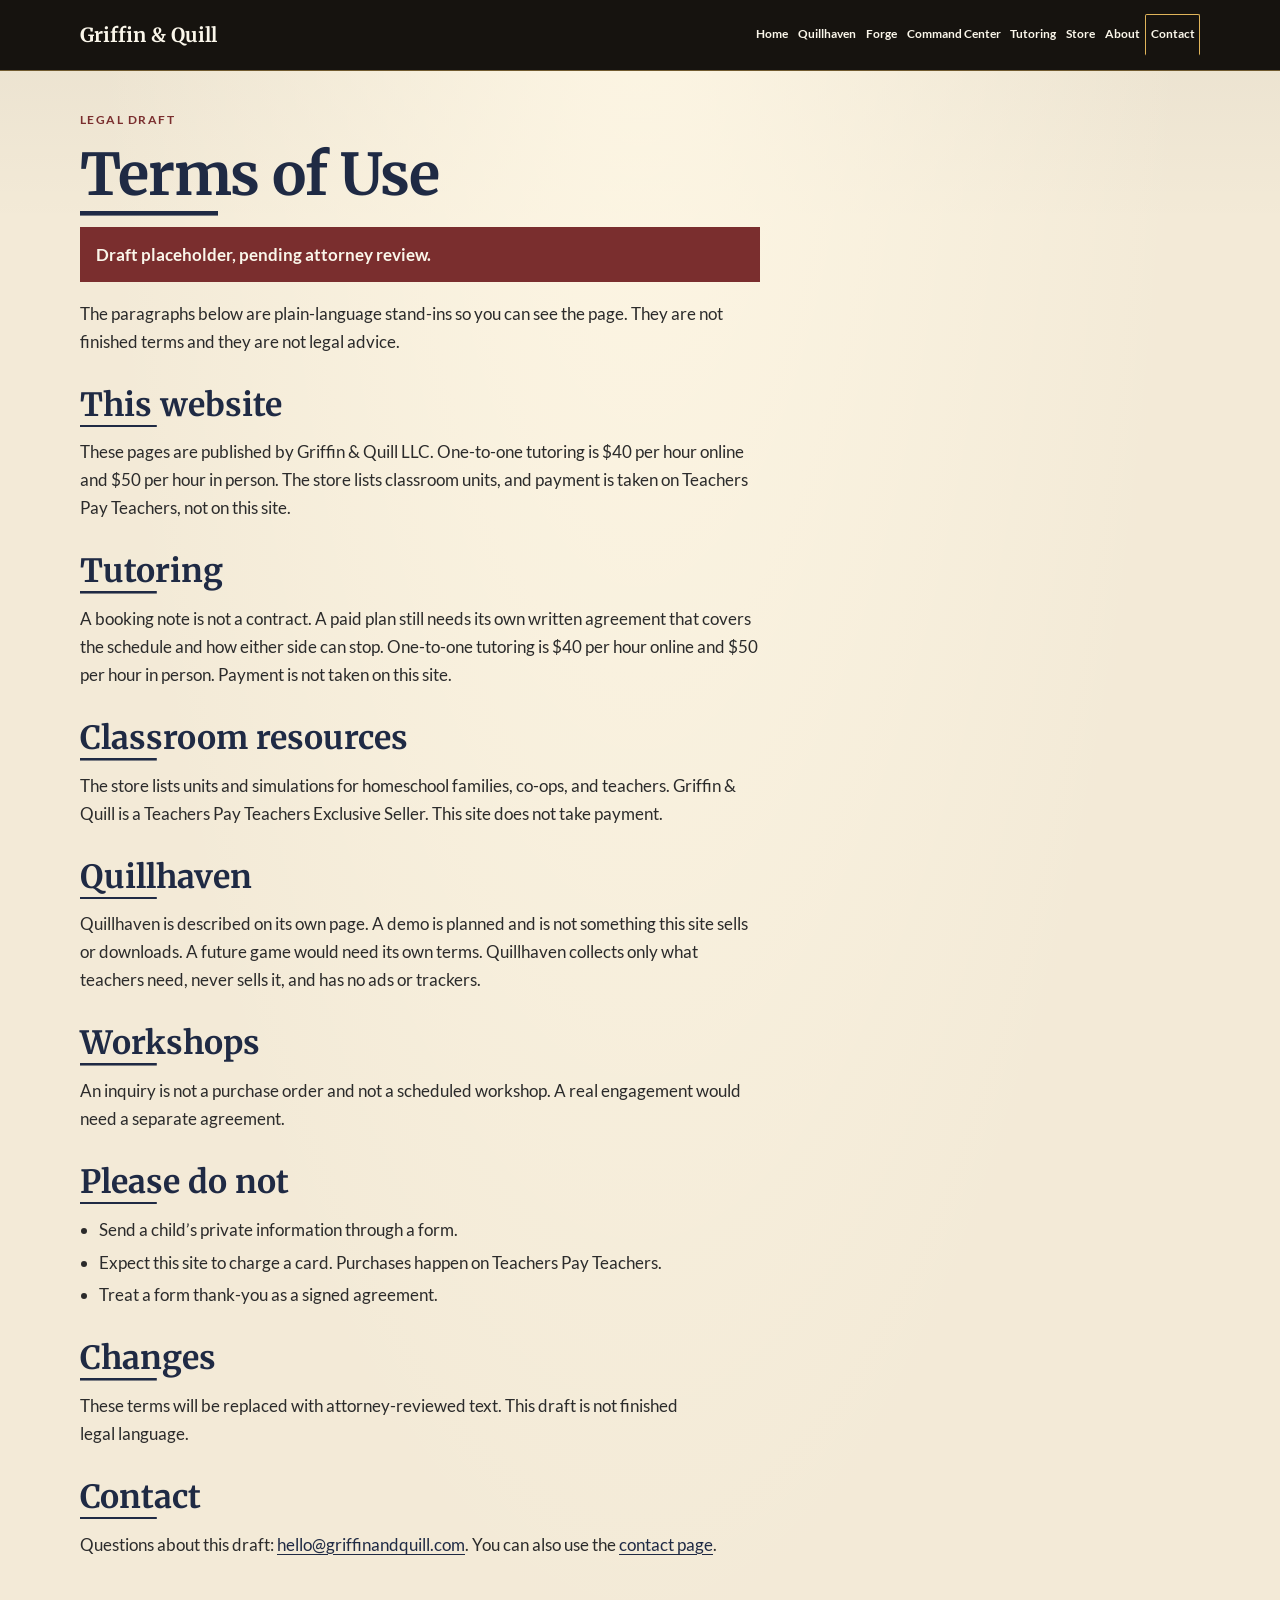
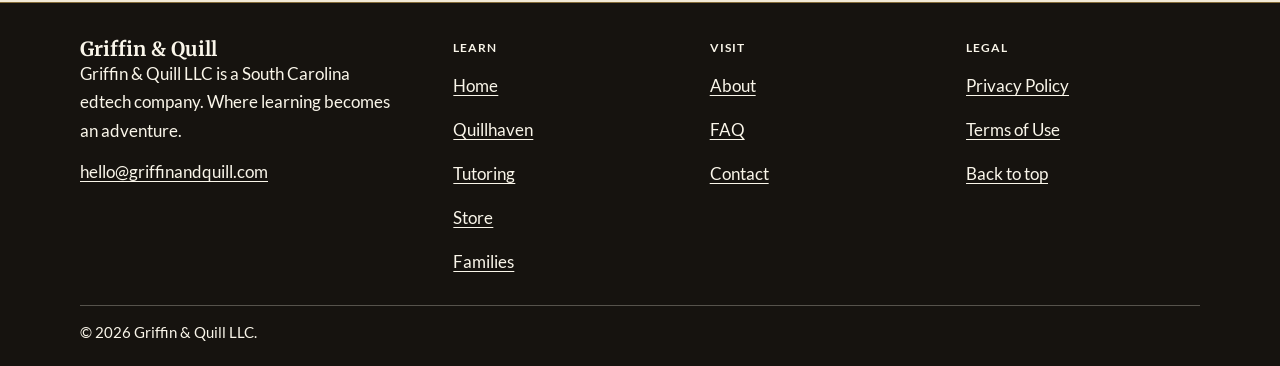
<file: terms.html>
<!DOCTYPE html>
<html lang="en">
<head>
  <meta charset="utf-8">
  <meta name="viewport" content="width=device-width, initial-scale=1">
  <meta name="description" content="Draft terms of use for Griffin &amp; Quill. Pending attorney review.">
  <meta name="theme-color" content="#1F2A44">
  <title>Griffin &amp; Quill | Where learning becomes an adventure</title>
  <meta property="og:title" content="Griffin &amp; Quill | Where learning becomes an adventure">
  <meta property="og:description" content="Draft terms of use for Griffin &amp; Quill. Pending attorney review.">
  <meta property="og:type" content="website">
  <meta property="og:url" content="https://www.griffinandquill.com/terms.html">
  <link rel="canonical" href="https://www.griffinandquill.com/terms.html">
  <meta property="og:image" content="https://www.griffinandquill.com/assets/og.png">
  <meta property="og:locale" content="en_US">
  <meta name="twitter:card" content="summary_large_image">
  <!-- Placeholder icons. Replace the files in /assets/icons/ with the final set. -->
  <link rel="icon" href="/favicon.svg" type="image/svg+xml">
  <link rel="icon" href="/favicon.ico" sizes="any">
  <link rel="icon" href="/assets/icons/favicon-32.png" type="image/png" sizes="32x32">
  <link rel="apple-touch-icon" href="/assets/icons/apple-touch-icon-180.png">
  <link rel="manifest" href="/assets/icons/site.webmanifest">
  <link rel="preload" href="fonts/merriweather-400.woff2" as="font" type="font/woff2" crossorigin>
  <link rel="preload" href="fonts/lato-400.woff2" as="font" type="font/woff2" crossorigin>
  <link rel="stylesheet" href="css/styles.css">
  <script>document.documentElement.classList.add("js");</script>
</head>
<body id="top">
  <a class="skip-link" href="#main">Skip to content</a>
  <header class="site-header">
    <div class="header-bar">
      <div class="container header-inner">
        <a class="brand" href="index.html">
          <span class="wordmark">
            <span class="wordmark-name">Griffin &amp; Quill</span>
          </span>
        </a>
        <button type="button" class="nav-toggle" aria-expanded="false" aria-controls="site-nav">
          <span class="nav-toggle-icon" aria-hidden="true"></span>
          <span class="nav-toggle-label">Menu</span>
        </button>
        <nav id="site-nav" aria-label="Primary">
                    <ul class="nav-list">
            <li><a href="index.html">Home</a></li>
            <li><a href="worlds.html">Quillhaven</a></li>
            <li><a href="worlds.html#forge">Forge</a></li>
            <li><a href="worlds.html#command-center">Command Center</a></li>
            <li><a href="tutoring.html">Tutoring</a></li>
            <li><a href="store.html">Store</a></li>
            <li><a href="about.html">About</a></li>
            <li><a href="contact.html" class="nav-contact">Contact</a></li>
          </ul>
        </nav>
      </div>
    </div>
  </header>
  <main id="main" tabindex="-1">
    <noscript>
      <p class="container note">JavaScript is off, so the menu button will not run. Page links still work. A form on this page needs JavaScript to send, or you can email the address in the footer.</p>
    </noscript>

    <div class="container page-hero prose">
      <p class="eyebrow">Legal draft</p>
      <h1>Terms of Use</h1>
      <p class="legal-banner">Draft placeholder, pending attorney review.</p>
      <p>The paragraphs below are plain-language stand-ins so you can see the page. They are not finished terms and they are not legal advice.</p>

      <h2>This website</h2>
      <p>These pages are published by Griffin &amp; Quill LLC. One-to-one tutoring is $40 per hour online and $50 per hour in person. The store lists classroom units, and payment is taken on Teachers Pay Teachers, not on this site.</p>

      <h2>Tutoring</h2>
      <p>A booking note is not a contract. A paid plan still needs its own written agreement that covers the schedule and how either side can stop. One-to-one tutoring is $40 per hour online and $50 per hour in person. Payment is not taken on this site.</p>

      <h2>Classroom resources</h2>
      <p>The store lists units and simulations for homeschool families, co-ops, and teachers. Griffin &amp; Quill is a Teachers Pay Teachers Exclusive Seller. This site does not take payment.</p>

      <h2>Quillhaven</h2>
      <p>Quillhaven is described on its own page. A demo is planned and is not something this site sells or downloads. A future game would need its own terms. Quillhaven collects only what teachers need, never sells it, and has no ads or trackers.</p>

      <h2>Workshops</h2>
      <p>An inquiry is not a purchase order and not a scheduled workshop. A real engagement would need a separate agreement.</p>

      <h2>Please do not</h2>
      <ul>
        <li>Send a child’s private information through a form.</li>
        <li>Expect this site to charge a card. Purchases happen on Teachers Pay Teachers.</li>
        <li>Treat a form thank-you as a signed agreement.</li>
      </ul>

      <h2>Changes</h2>
      <p>These terms will be replaced with attorney-reviewed text. This draft is not finished legal language.</p>

      <h2>Contact</h2>
      <p>Questions about this draft: <a href="mailto:hello@griffinandquill.com">hello@griffinandquill.com</a>. You can also use the <a href="contact.html">contact page</a>.</p>
    </div>
  </main>
  <footer class="site-footer">
    <div class="container footer-grid">
      <div>
        <a class="footer-brand" href="index.html">
          <span class="wordmark-name">Griffin &amp; Quill</span>
        </a>
        <p>Griffin &amp; Quill LLC is a South Carolina edtech company. Where learning becomes an adventure.</p>
        <p><a href="mailto:hello@griffinandquill.com">hello@griffinandquill.com</a></p>
      </div>
      <div>
        <p class="footer-label" id="foot-learn">Learn</p>
                <ul class="footer-links" aria-labelledby="foot-learn">
          <li><a href="index.html">Home</a></li>
          <li><a href="worlds.html">Quillhaven</a></li>
          <li><a href="tutoring.html">Tutoring</a></li>
          <li><a href="store.html">Store</a></li>
          <li><a href="schools.html">Families</a></li>
        </ul>
      </div>
      <div>
        <p class="footer-label" id="foot-visit">Visit</p>
        <ul class="footer-links" aria-labelledby="foot-visit">
              <li><a href="about.html">About</a></li>
              <li><a href="faq.html">FAQ</a></li>
              <li><a href="contact.html">Contact</a></li>
        </ul>
      </div>
      <div>
        <p class="footer-label" id="foot-legal">Legal</p>
        <ul class="footer-links" aria-labelledby="foot-legal">
          <li><a href="privacy.html">Privacy Policy</a></li>
          <li><a href="terms.html">Terms of Use</a></li>
          <li><a href="#top">Back to top</a></li>
        </ul>
      </div>
    </div>
    <div class="container">
      <p class="fineprint">© 2026 Griffin &amp; Quill LLC.</p>
    </div>
  </footer>
  <script src="js/form-config.js"></script>
  <script src="js/main.js"></script>
</body>
</html>
</file>
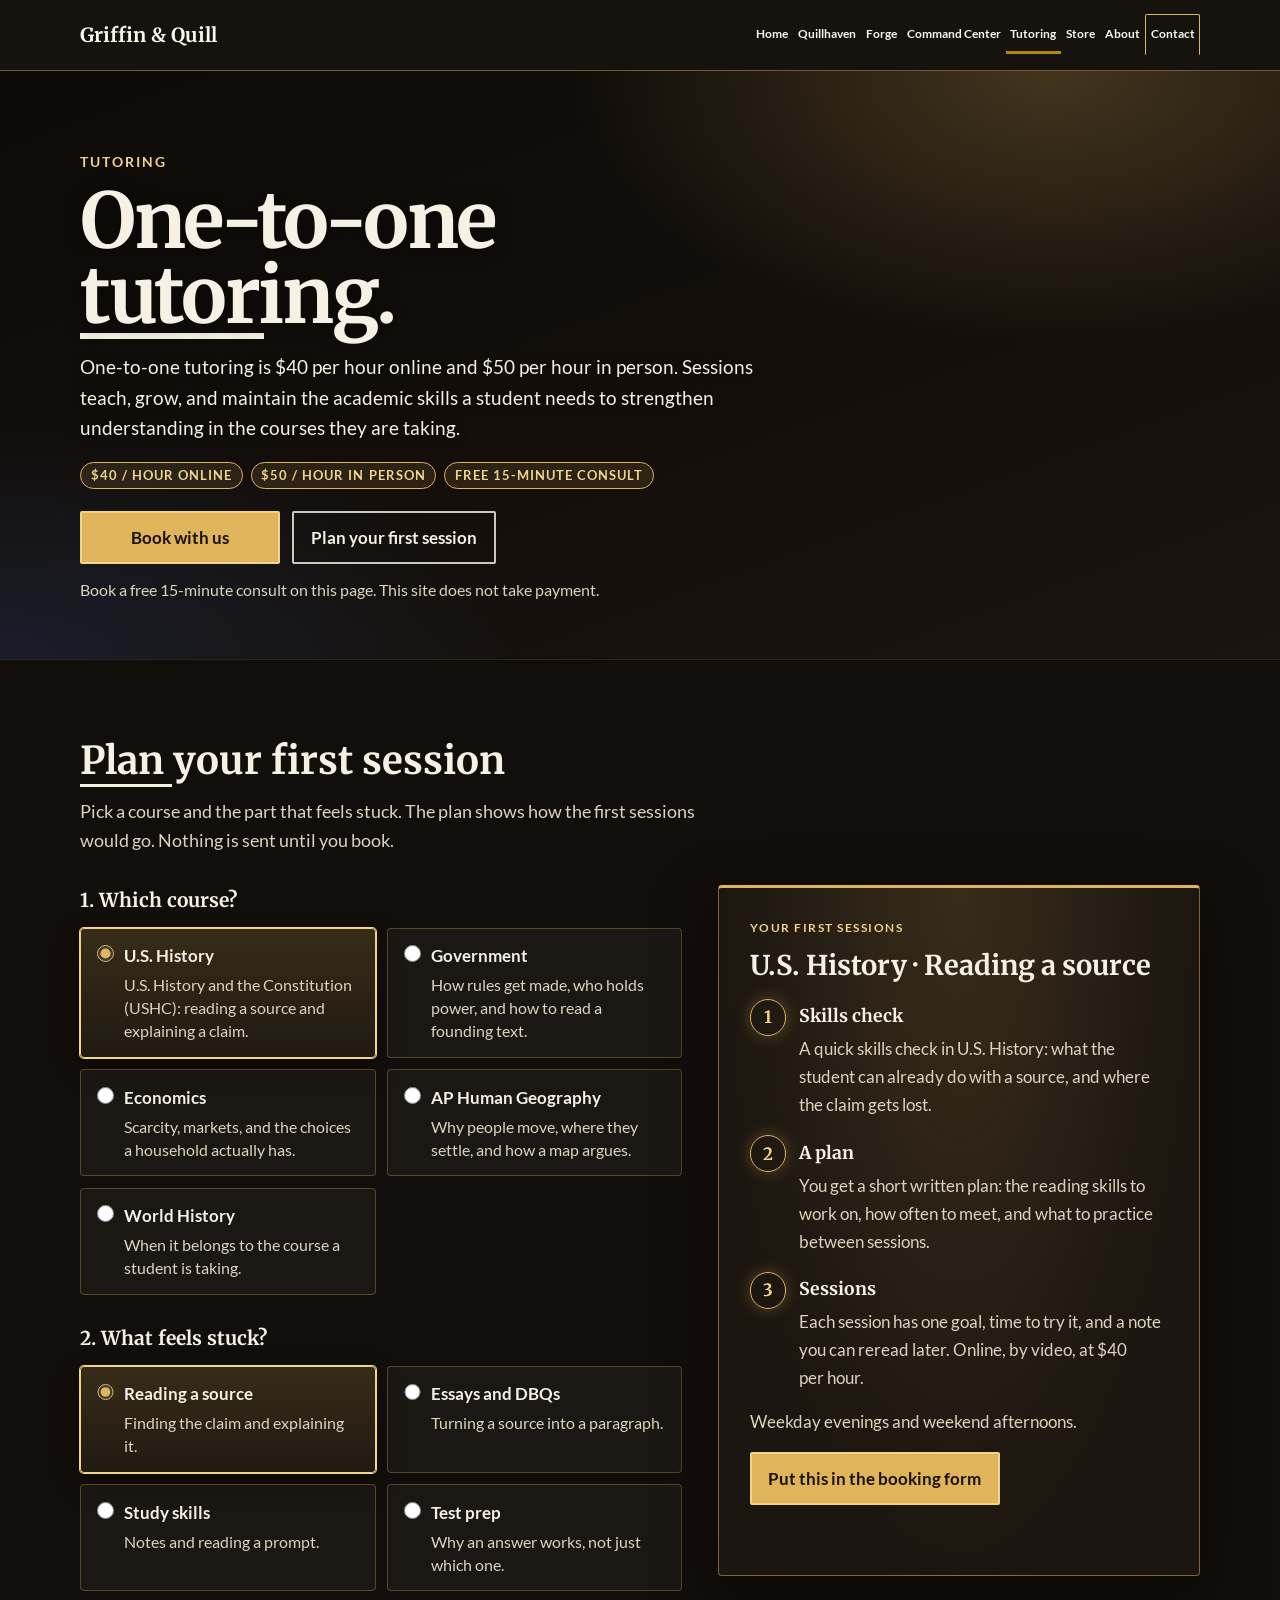
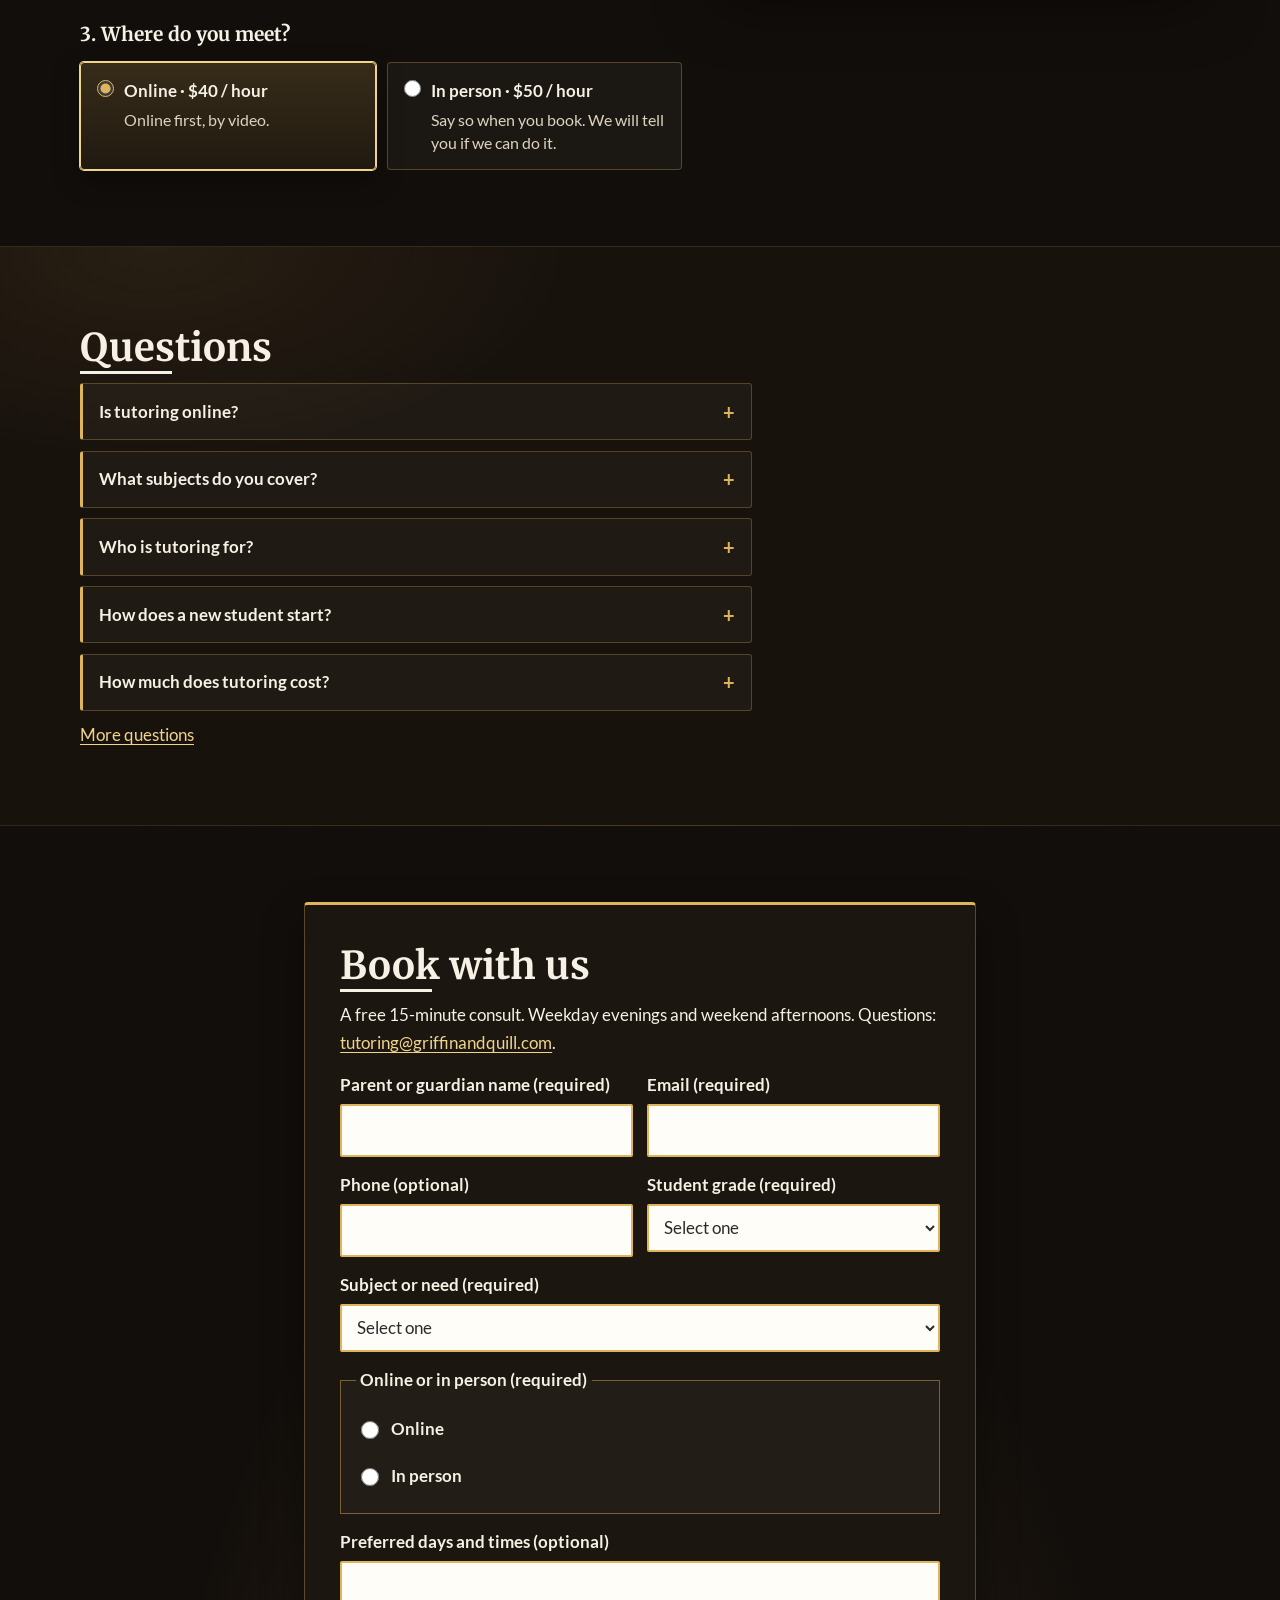
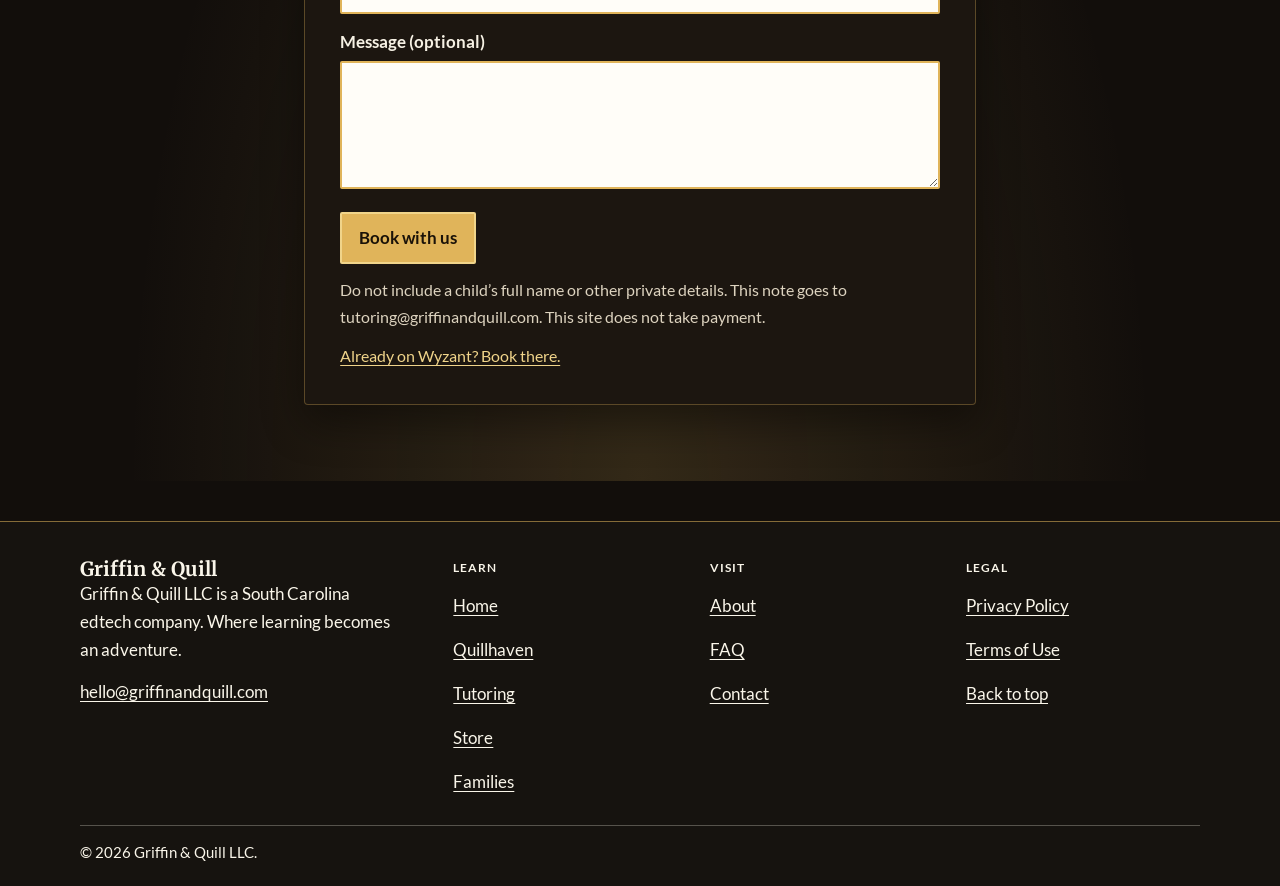
<file: tutoring.html>
<!DOCTYPE html>
<html lang="en">
<head>
  <meta charset="utf-8">
  <meta name="viewport" content="width=device-width, initial-scale=1">
  <meta name="description" content="One-to-one tutoring from Griffin &amp; Quill. $40 per hour online and $50 per hour in person.">
  <meta name="theme-color" content="#1F2A44">
  <title>Griffin &amp; Quill | Where learning becomes an adventure</title>
  <meta property="og:title" content="Griffin &amp; Quill | Where learning becomes an adventure">
  <meta property="og:description" content="One-to-one tutoring from Griffin &amp; Quill. $40 per hour online and $50 per hour in person.">
  <meta property="og:type" content="website">
  <meta property="og:url" content="https://www.griffinandquill.com/tutoring.html">
  <link rel="canonical" href="https://www.griffinandquill.com/tutoring.html">
  <meta property="og:image" content="https://www.griffinandquill.com/assets/og.png">
  <meta property="og:locale" content="en_US">
  <meta name="twitter:card" content="summary_large_image">
  <!-- Placeholder icons. Replace the files in /assets/icons/ with the final set. -->
  <link rel="icon" href="/favicon.svg" type="image/svg+xml">
  <link rel="icon" href="/favicon.ico" sizes="any">
  <link rel="icon" href="/assets/icons/favicon-32.png" type="image/png" sizes="32x32">
  <link rel="apple-touch-icon" href="/assets/icons/apple-touch-icon-180.png">
  <link rel="manifest" href="/assets/icons/site.webmanifest">
  <link rel="preload" href="fonts/merriweather-400.woff2" as="font" type="font/woff2" crossorigin>
  <link rel="preload" href="fonts/lato-400.woff2" as="font" type="font/woff2" crossorigin>
  <link rel="stylesheet" href="css/styles.css">
  <script>document.documentElement.classList.add("js");</script>
</head>
<body id="top" class="page-tutoring page-library">
  <a class="skip-link" href="#main">Skip to content</a>
  <header class="site-header">
    <div class="header-bar">
      <div class="container header-inner">
        <a class="brand" href="index.html">
          <span class="wordmark">
            <span class="wordmark-name">Griffin &amp; Quill</span>
          </span>
        </a>
        <button type="button" class="nav-toggle" aria-expanded="false" aria-controls="site-nav">
          <span class="nav-toggle-icon" aria-hidden="true"></span>
          <span class="nav-toggle-label">Menu</span>
        </button>
        <nav id="site-nav" aria-label="Primary">
                    <ul class="nav-list">
            <li><a href="index.html">Home</a></li>
            <li><a href="worlds.html">Quillhaven</a></li>
            <li><a href="worlds.html#forge">Forge</a></li>
            <li><a href="worlds.html#command-center">Command Center</a></li>
            <li><a href="tutoring.html" aria-current="page">Tutoring</a></li>
            <li><a href="store.html">Store</a></li>
            <li><a href="about.html">About</a></li>
            <li><a href="contact.html" class="nav-contact">Contact</a></li>
          </ul>
        </nav>
      </div>
    </div>
  </header>
  <main id="main" tabindex="-1">
    <noscript>
      <p class="container note">JavaScript is off, so the menu button will not run. Page links still work. The booking form needs JavaScript to send, or you can email tutoring@griffinandquill.com.</p>
    </noscript>

    <section class="lib-hero lib-hero-plain" aria-labelledby="tutor-title">
      <div class="container lib-hero-inner">
        <p class="eyebrow">Tutoring</p>
        <h1 id="tutor-title"><span class="nowrap">One-to-one</span> tutoring.</h1>
        <p class="lib-lede">One-to-one tutoring is $40 per hour online and $50 per hour in person. Sessions teach, grow, and maintain the academic skills a student needs to strengthen understanding in the courses they are taking.</p>
        <ul class="lib-chips" aria-label="At a glance">
          <li class="chip">$40 / hour online</li>
          <li class="chip">$50 / hour in person</li>
          <li class="chip">Free 15-minute consult</li>
        </ul>
        <div class="lib-actions">
          <a class="btn btn-gold" href="#book">Book with us</a>
          <a class="btn btn-ghost" href="#planner">Plan your first session</a>
        </div>
        <p class="note">Book a free 15-minute consult on this page. This site does not take payment.</p>
      </div>
    </section>

    <section class="lib-section" id="planner" aria-labelledby="planner-title">
      <div class="container">
        <h2 id="planner-title">Plan your first session</h2>
        <p class="lib-intro">Pick a course and the part that feels stuck. The plan shows how the first sessions would go. Nothing is sent until you book.</p>
        <div class="planner">
          <form class="planner-picks" id="planner-form" aria-describedby="planner-hint">
            <p class="visually-hidden" id="planner-hint">Choices update the plan right away. They stay on this page.</p>
            <fieldset class="lib-picks" id="pick-course">
              <legend>1. Which course?</legend>
              <label class="lib-pick"><input type="radio" name="course" value="ushc" checked><span class="lib-pick-name">U.S. History</span><span class="lib-pick-note">U.S. History and the Constitution (USHC): reading a source and explaining a claim.</span></label>
              <label class="lib-pick"><input type="radio" name="course" value="gov"><span class="lib-pick-name">Government</span><span class="lib-pick-note">How rules get made, who holds power, and how to read a founding text.</span></label>
              <label class="lib-pick"><input type="radio" name="course" value="econ"><span class="lib-pick-name">Economics</span><span class="lib-pick-note">Scarcity, markets, and the choices a household actually has.</span></label>
              <label class="lib-pick"><input type="radio" name="course" value="aphg"><span class="lib-pick-name">AP Human Geography</span><span class="lib-pick-note">Why people move, where they settle, and how a map argues.</span></label>
              <label class="lib-pick"><input type="radio" name="course" value="world"><span class="lib-pick-name">World History</span><span class="lib-pick-note">When it belongs to the course a student is taking.</span></label>
            </fieldset>
            <fieldset class="lib-picks" id="pick-need">
              <legend>2. What feels stuck?</legend>
              <label class="lib-pick"><input type="radio" name="need" value="source" checked><span class="lib-pick-name">Reading a source</span><span class="lib-pick-note">Finding the claim and explaining it.</span></label>
              <label class="lib-pick"><input type="radio" name="need" value="writing"><span class="lib-pick-name">Essays and DBQs</span><span class="lib-pick-note">Turning a source into a paragraph.</span></label>
              <label class="lib-pick"><input type="radio" name="need" value="study"><span class="lib-pick-name">Study skills</span><span class="lib-pick-note">Notes and reading a prompt.</span></label>
              <label class="lib-pick"><input type="radio" name="need" value="test"><span class="lib-pick-name">Test prep</span><span class="lib-pick-note">Why an answer works, not just which one.</span></label>
            </fieldset>
            <fieldset class="lib-picks" id="pick-meet">
              <legend>3. Where do you meet?</legend>
              <label class="lib-pick"><input type="radio" name="meet" value="Online" checked><span class="lib-pick-name">Online · $40 / hour</span><span class="lib-pick-note">Online first, by video.</span></label>
              <label class="lib-pick"><input type="radio" name="meet" value="In person"><span class="lib-pick-name">In person · $50 / hour</span><span class="lib-pick-note">Say so when you book. We will tell you if we can do it.</span></label>
            </fieldset>
          </form>

          <aside class="planner-plan" aria-labelledby="plan-title">
            <p class="eyebrow">Your first sessions</p>
            <h3 id="plan-title"><span data-plan="course">U.S. History</span> · <span data-plan="need">Reading a source</span></h3>
            <ol class="plan-steps" aria-live="polite">
              <li>
                <span class="plan-num" aria-hidden="true">1</span>
                <div>
                  <h4>Skills check</h4>
                  <p data-plan="check">A quick skills check in U.S. History: what the student can already do with a source, and where the claim gets lost.</p>
                </div>
              </li>
              <li>
                <span class="plan-num" aria-hidden="true">2</span>
                <div>
                  <h4>A plan</h4>
                  <p data-plan="plan">You get a short written plan: the reading skills to work on, how often to meet, and what to practice between sessions.</p>
                </div>
              </li>
              <li>
                <span class="plan-num" aria-hidden="true">3</span>
                <div>
                  <h4>Sessions</h4>
                  <p data-plan="sessions">Each session has one goal, time to try it, and a note you can reread later. Online, by video, at $40 per hour.</p>
                </div>
              </li>
            </ol>
            <p class="plan-when">Weekday evenings and weekend afternoons.</p>
            <button type="button" class="btn btn-gold" id="plan-use">Put this in the booking form</button>
            <p class="plan-status" id="plan-status" role="status"></p>
          </aside>
        </div>
      </div>
    </section>

    <section class="lib-section lib-section-deep" id="tutoring-questions" aria-labelledby="tfaq-title">
      <div class="container">
        <h2 id="tfaq-title">Questions</h2>
        <div class="form-wrap">
          <details class="faq">
            <summary>Is tutoring online?</summary>
            <div class="answer"><p>Yes. Tutoring is online first. You meet by video. If you need a different setup, say so when you book. We will tell you if we can do it.</p></div>
          </details>
          <details class="faq">
            <summary>What subjects do you cover?</summary>
            <div class="answer"><p>Sessions build academic skills in the subject a student is studying. Ryan Mayer teaches U.S. History, Government, Economics, and AP Human Geography. World History, study skills, and test prep can be the focus of a session when they belong to that course.</p></div>
          </details>
          <details class="faq">
            <summary>Who is tutoring for?</summary>
            <div class="answer"><p>Parents, homeschool families, and students, including adults who want to study for themselves. A student should book through a parent or guardian.</p></div>
          </details>
          <details class="faq">
            <summary>How does a new student start?</summary>
            <div class="answer"><p>Three steps. A skills check, then a written plan, then sessions. The first session starts with a quick skills check.</p></div>
          </details>
          <details class="faq">
            <summary>How much does tutoring cost?</summary>
            <div class="answer"><p>One-to-one tutoring is $40 per hour online and $50 per hour in person. Book with Griffin &amp; Quill on this page first. Wyzant is also available. This site does not take payment.</p></div>
          </details>
          <p><a href="faq.html">More questions</a></p>
        </div>
      </div>
    </section>

    <section class="lib-section lib-section-glow" id="book" aria-labelledby="book-title">
      <div class="container">
        <div class="form-card form-wrap lib-form">
          <h2 id="book-title">Book with us</h2>
          <p>A free 15-minute consult. Weekday evenings and weekend afternoons. Questions: <a href="mailto:tutoring@griffinandquill.com">tutoring@griffinandquill.com</a>.</p>
          <form data-form="tutoring" method="POST" action="#">
            <p class="thanks" data-thanks tabindex="-1" hidden>Thanks. Your note is on its way.</p>
            <p class="form-error" data-form-error tabindex="-1" hidden>That note did not send. Write to <a href="mailto:tutoring@griffinandquill.com">tutoring@griffinandquill.com</a>.</p>
            <p class="visually-hidden"><label for="hp-tutoring">Leave this empty</label><input id="hp-tutoring" name="_honey" type="text" tabindex="-1" autocomplete="off"></p>
            <input type="hidden" name="_subject" value="New tutoring booking request">
            <input type="hidden" name="_captcha" value="false">
            <div class="form-grid two">
              <div class="field">
                <label for="tutor-name">Parent or guardian name (required)</label>
                <input id="tutor-name" name="parent_name" type="text" autocomplete="name" required>
              </div>
              <div class="field">
                <label for="tutor-email">Email (required)</label>
                <input id="tutor-email" name="email" type="email" autocomplete="email" required>
              </div>
            </div>
            <div class="form-grid two">
              <div class="field">
                <label for="tutor-phone">Phone (optional)</label>
                <input id="tutor-phone" name="phone" type="tel" autocomplete="tel">
              </div>
              <div class="field">
                <label for="tutor-grade">Student grade (required)</label>
                <select id="tutor-grade" name="grade" required>
                  <option value="">Select one</option>
                  <option>Grade 6</option>
                  <option>Grade 7</option>
                  <option>Grade 8</option>
                  <option>Grade 9</option>
                  <option>Grade 10</option>
                  <option>Grade 11</option>
                  <option>Grade 12</option>
                  <option>Adult</option>
                </select>
              </div>
            </div>
            <div class="field">
              <label for="tutor-subject">Subject or need (required)</label>
              <select id="tutor-subject" name="subject" required>
                <option value="">Select one</option>
                <option>History and social studies</option>
                <option>Essays and DBQ</option>
                <option>Study skills</option>
                <option>Other</option>
              </select>
            </div>
            <fieldset>
              <legend>Online or in person (required)</legend>
              <div class="choices">
                <label class="choice"><input type="radio" name="meeting" value="Online" required> Online</label>
                <label class="choice"><input type="radio" name="meeting" value="In person"> In person</label>
              </div>
            </fieldset>
            <div class="field">
              <label for="tutor-times">Preferred days and times (optional)</label>
              <input id="tutor-times" name="preferred_times" type="text" autocomplete="off">
            </div>
            <div class="field">
              <label for="tutor-message">Message (optional)</label>
              <textarea id="tutor-message" name="message"></textarea>
            </div>
            <button class="btn btn-primary" type="submit">Book with us</button>
            <p class="note">Do not include a child’s full name or other private details. This note goes to tutoring@griffinandquill.com. This site does not take payment.</p>
          </form>
          <p class="note"><a href="https://www.wyzant.com/match/tutor/90199286" target="_blank" rel="noopener">Already on Wyzant? Book there.<span class="visually-hidden"> (opens in a new tab)</span></a></p>
        </div>
      </div>
    </section>
  </main>
  <footer class="site-footer">
    <div class="container footer-grid">
      <div>
        <a class="footer-brand" href="index.html">
          <span class="wordmark-name">Griffin &amp; Quill</span>
        </a>
        <p>Griffin &amp; Quill LLC is a South Carolina edtech company. Where learning becomes an adventure.</p>
        <p><a href="mailto:hello@griffinandquill.com">hello@griffinandquill.com</a></p>
      </div>
      <div>
        <p class="footer-label" id="foot-learn">Learn</p>
                <ul class="footer-links" aria-labelledby="foot-learn">
          <li><a href="index.html">Home</a></li>
          <li><a href="worlds.html">Quillhaven</a></li>
          <li><a href="tutoring.html" aria-current="page">Tutoring</a></li>
          <li><a href="store.html">Store</a></li>
          <li><a href="schools.html">Families</a></li>
        </ul>
      </div>
      <div>
        <p class="footer-label" id="foot-visit">Visit</p>
        <ul class="footer-links" aria-labelledby="foot-visit">
              <li><a href="about.html">About</a></li>
              <li><a href="faq.html">FAQ</a></li>
              <li><a href="contact.html">Contact</a></li>
        </ul>
      </div>
      <div>
        <p class="footer-label" id="foot-legal">Legal</p>
        <ul class="footer-links" aria-labelledby="foot-legal">
          <li><a href="privacy.html">Privacy Policy</a></li>
          <li><a href="terms.html">Terms of Use</a></li>
          <li><a href="#top">Back to top</a></li>
        </ul>
      </div>
    </div>
    <div class="container">
      <p class="fineprint">© 2026 Griffin &amp; Quill LLC.</p>
    </div>
  </footer>
  <script src="js/form-config.js"></script>
  <script src="js/main.js"></script>
  <script src="js/tutoring.js"></script>
</body>
</html>
</file>
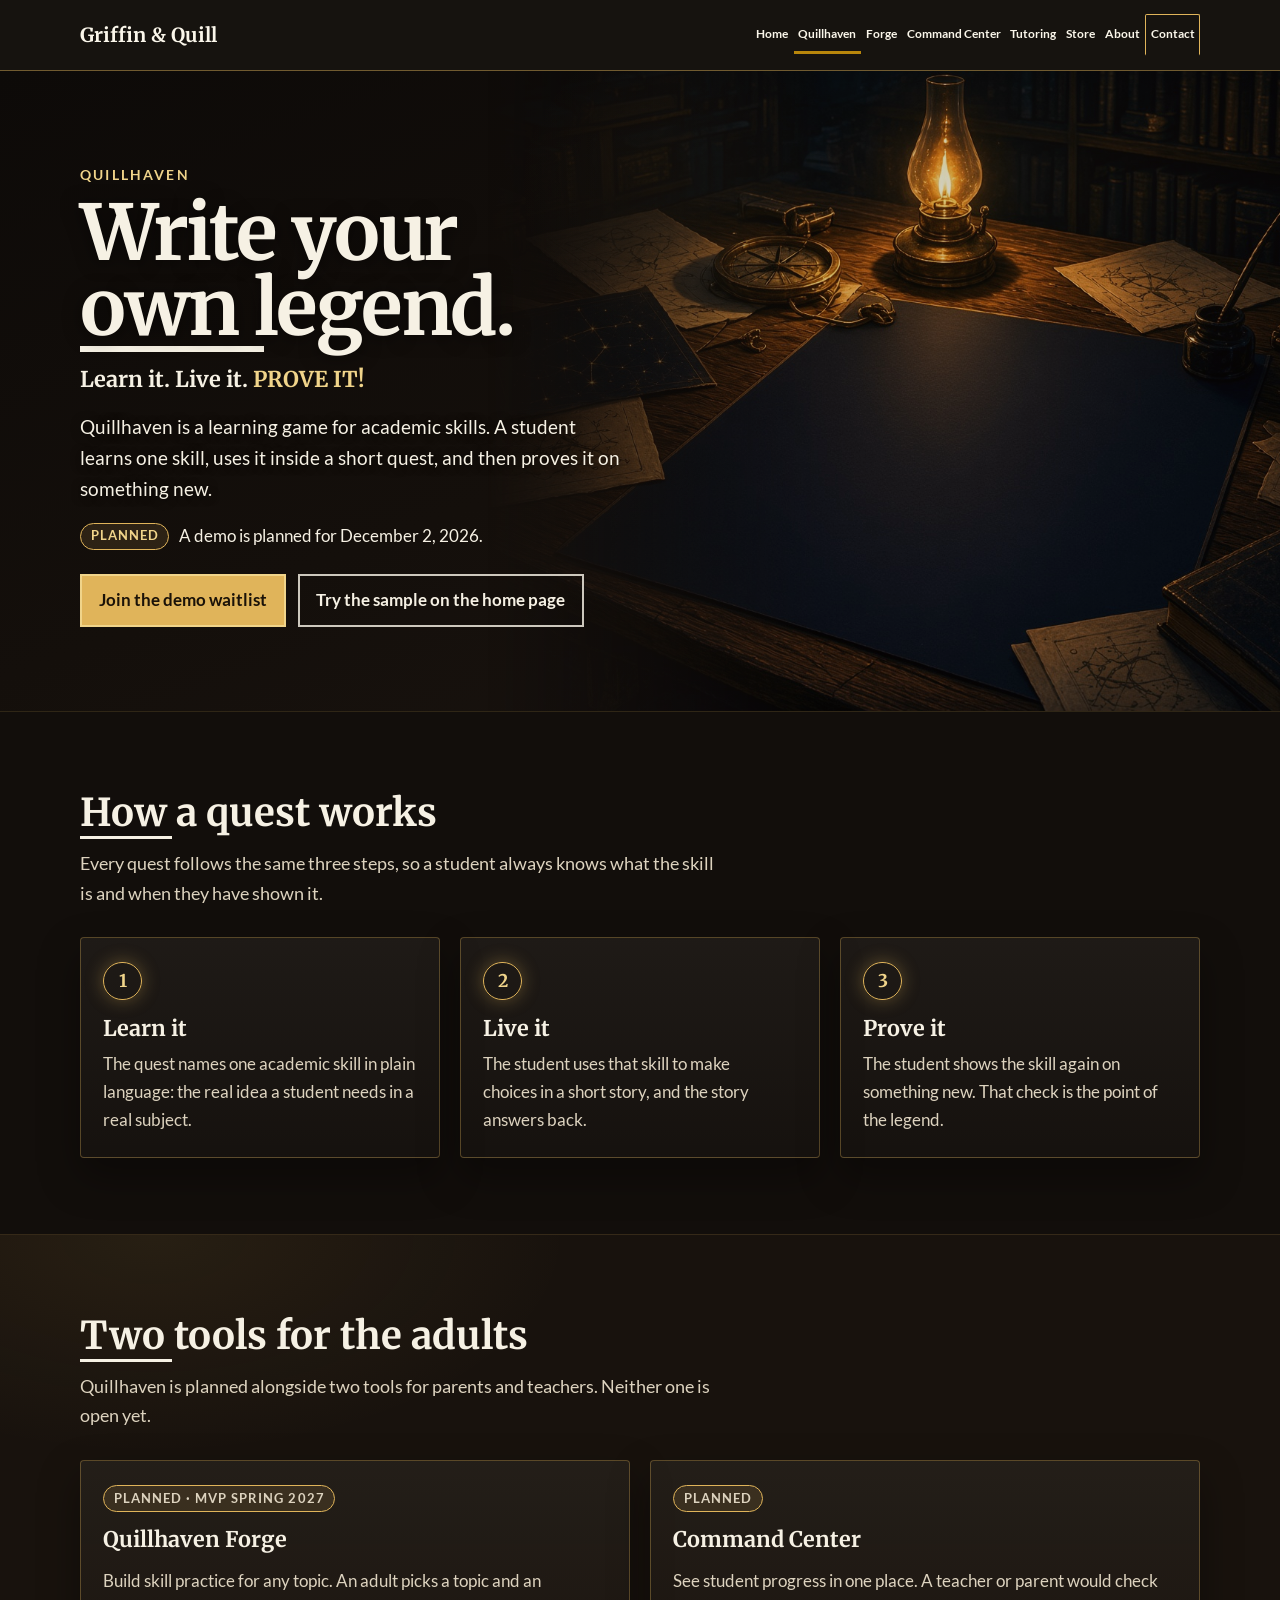
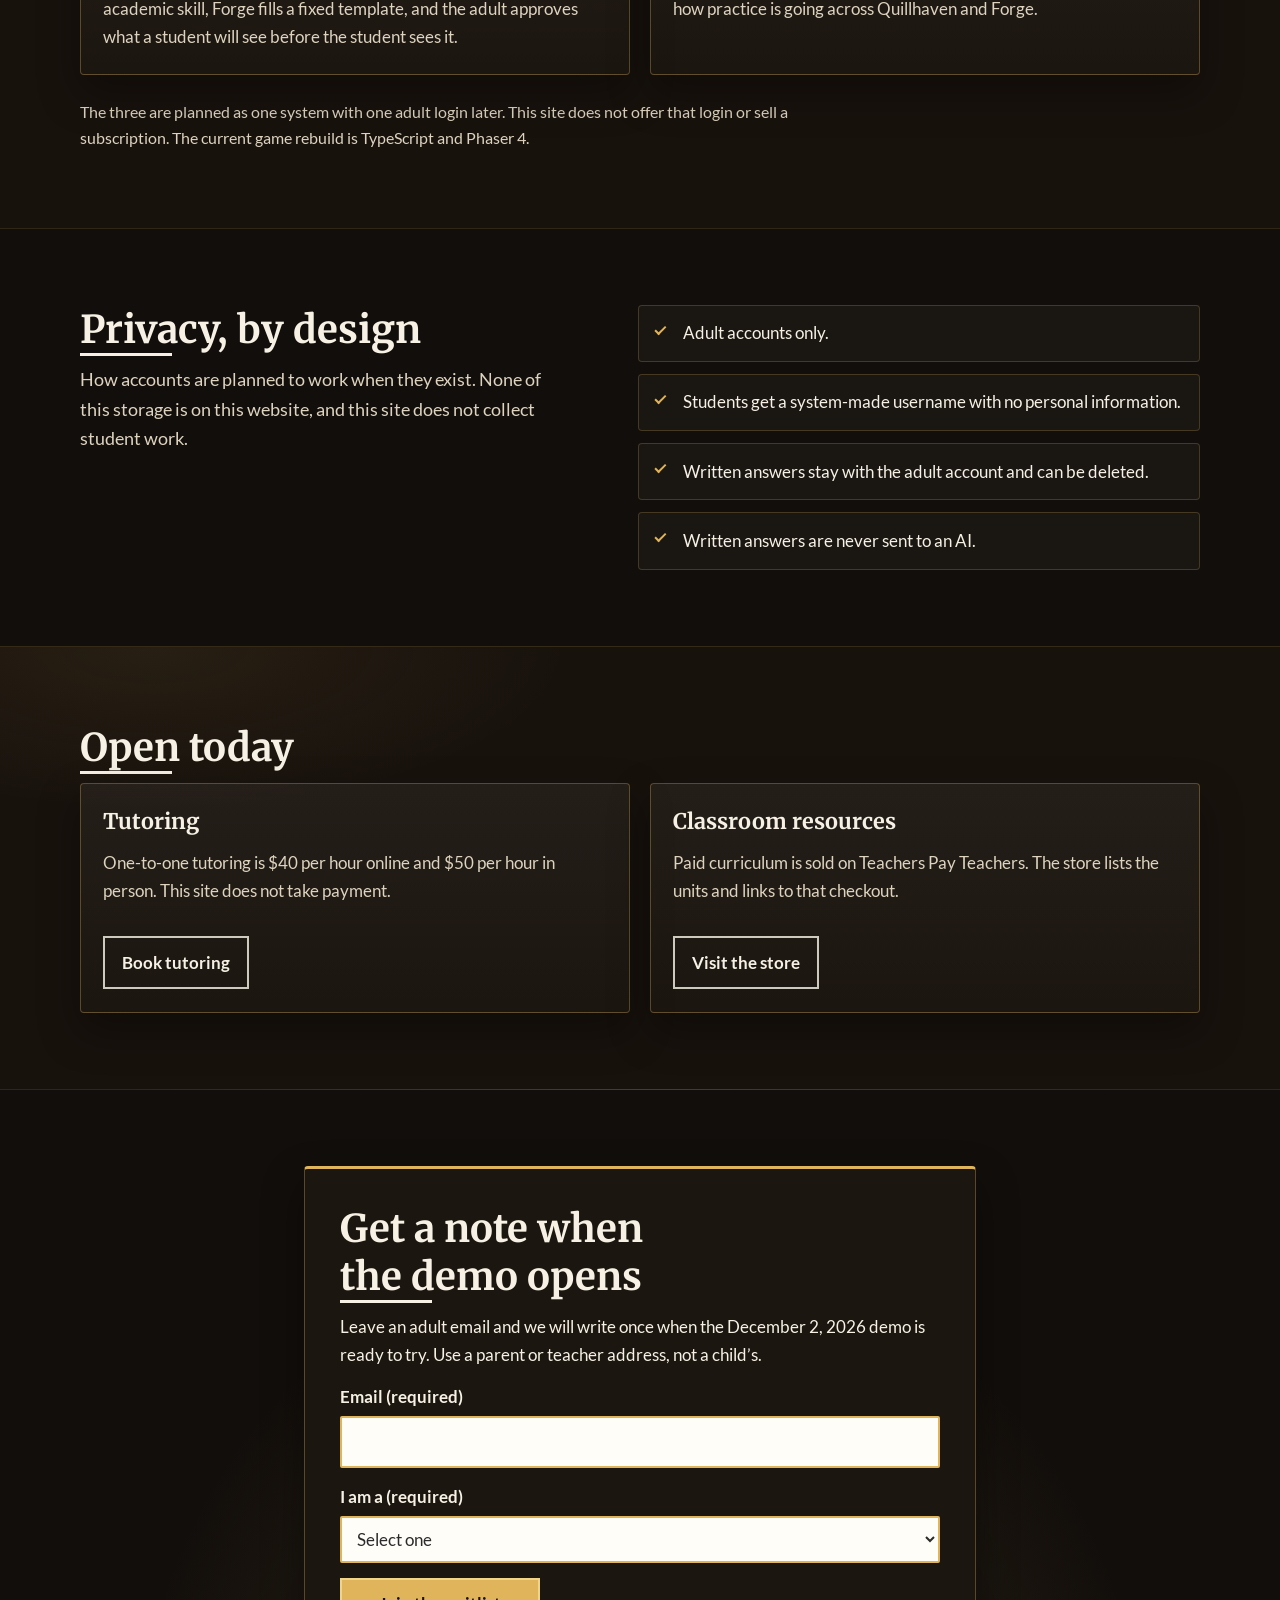
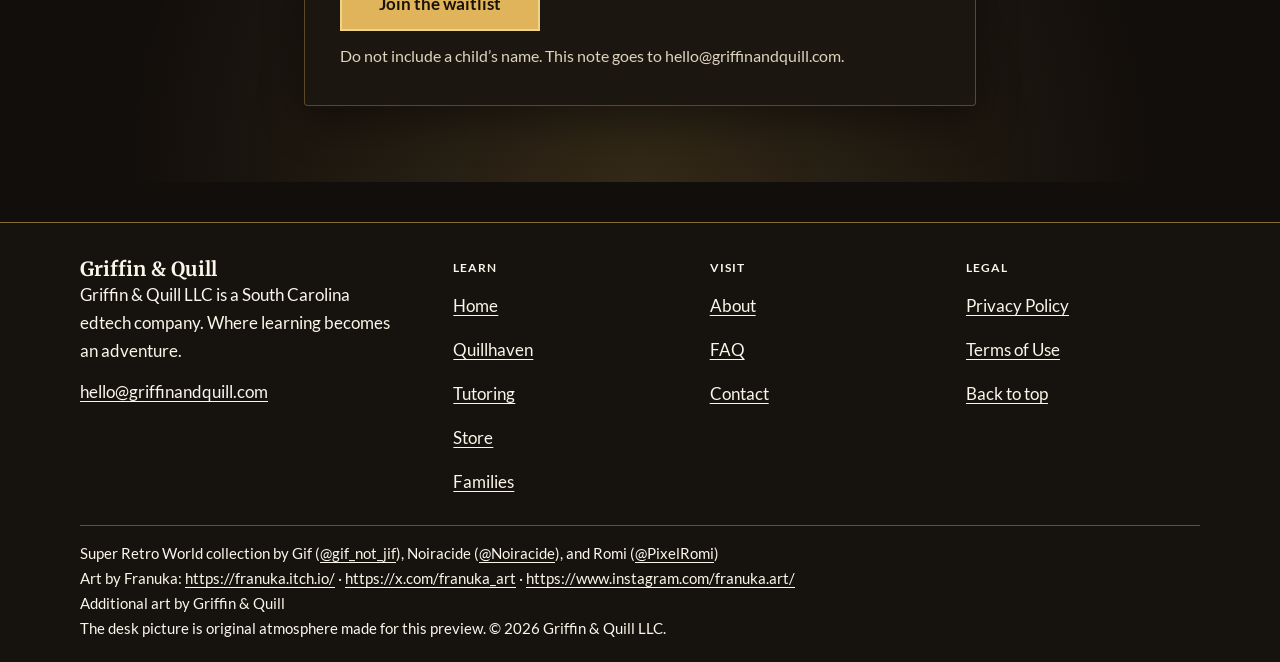
<file: worlds.html>
<!DOCTYPE html>
<html lang="en">
<head>
  <meta charset="utf-8">
  <meta name="viewport" content="width=device-width, initial-scale=1">
  <meta name="description" content="Quillhaven is Griffin &amp; Quill’s learning game for academic skills: learn a skill, use it in a short quest, then prove it. A demo is planned for December 2, 2026.">
  <meta name="theme-color" content="#1F2A44">
  <title>Quillhaven | Griffin &amp; Quill</title>
  <meta property="og:title" content="Quillhaven | Griffin &amp; Quill">
  <meta property="og:description" content="Quillhaven is Griffin &amp; Quill’s learning game for academic skills: learn a skill, use it in a short quest, then prove it. A demo is planned for December 2, 2026.">
  <meta property="og:type" content="website">
  <meta property="og:url" content="https://www.griffinandquill.com/worlds.html">
  <link rel="canonical" href="https://www.griffinandquill.com/worlds.html">
  <meta property="og:image" content="https://www.griffinandquill.com/assets/og.png">
  <meta property="og:locale" content="en_US">
  <meta name="twitter:card" content="summary_large_image">
  <link rel="icon" href="/favicon.svg" type="image/svg+xml">
  <link rel="icon" href="/favicon.ico" sizes="any">
  <link rel="icon" href="/assets/icons/favicon-32.png" type="image/png" sizes="32x32">
  <link rel="apple-touch-icon" href="/assets/icons/apple-touch-icon-180.png">
  <link rel="manifest" href="/assets/icons/site.webmanifest">
  <link rel="preload" href="fonts/merriweather-400.woff2" as="font" type="font/woff2" crossorigin>
  <link rel="preload" href="fonts/lato-400.woff2" as="font" type="font/woff2" crossorigin>
  <link rel="stylesheet" href="css/styles.css">
  <script>document.documentElement.classList.add("js");</script>
</head>
<body id="top" class="page-quillhaven page-library">
  <a class="skip-link" href="#main">Skip to content</a>
  <header class="site-header">
    <div class="header-bar">
      <div class="container header-inner">
        <a class="brand" href="index.html">
          <span class="wordmark">
            <span class="wordmark-name">Griffin &amp; Quill</span>
          </span>
        </a>
        <button type="button" class="nav-toggle" aria-expanded="false" aria-controls="site-nav">
          <span class="nav-toggle-icon" aria-hidden="true"></span>
          <span class="nav-toggle-label">Menu</span>
        </button>
        <nav id="site-nav" aria-label="Primary">
          <ul class="nav-list">
            <li><a href="index.html">Home</a></li>
            <li><a href="worlds.html" aria-current="page">Quillhaven</a></li>
            <li><a href="worlds.html#forge">Forge</a></li>
            <li><a href="worlds.html#command-center">Command Center</a></li>
            <li><a href="tutoring.html">Tutoring</a></li>
            <li><a href="store.html">Store</a></li>
            <li><a href="about.html">About</a></li>
            <li><a href="contact.html" class="nav-contact">Contact</a></li>
          </ul>
        </nav>
      </div>
    </div>
  </header>
  <main id="main" tabindex="-1">
    <noscript>
      <p class="container note">JavaScript is off, so the menu button will not run. Page links still work. A form on this page needs JavaScript to send, or you can email the address in the footer.</p>
    </noscript>

    <section class="lib-hero" aria-labelledby="qh-title">
      <img class="lib-hero-art" src="assets/worktable.jpg" alt="" width="1152" height="864">
      <div class="container lib-hero-inner">
        <p class="eyebrow">Quillhaven</p>
        <h1 id="qh-title">Write your own legend.</h1>
        <p class="legend-tag">Learn it. Live it. <strong>PROVE IT!</strong></p>
        <p class="lib-lede">Quillhaven is a learning game for academic skills. A student learns one skill, uses it inside a short quest, and then proves it on something new.</p>
        <p class="lib-status"><span class="chip">Planned</span> A demo is planned for December 2, 2026.</p>
        <div class="lib-actions">
          <a class="btn btn-gold" href="#waitlist">Join the demo waitlist</a>
          <a class="btn btn-ghost" href="index.html#story-chart">Try the sample on the home page</a>
        </div>
      </div>
    </section>

    <section class="lib-section" aria-labelledby="practice-title">
      <div class="container">
        <h2 id="practice-title">How a quest works</h2>
        <p class="lib-intro">Every quest follows the same three steps, so a student always knows what the skill is and when they have shown it.</p>
        <ol class="lib-steps">
          <li class="lib-card">
            <span class="lib-step-num" aria-hidden="true">1</span>
            <h3>Learn it</h3>
            <p>The quest names one academic skill in plain language: the real idea a student needs in a real subject.</p>
          </li>
          <li class="lib-card">
            <span class="lib-step-num" aria-hidden="true">2</span>
            <h3>Live it</h3>
            <p>The student uses that skill to make choices in a short story, and the story answers back.</p>
          </li>
          <li class="lib-card">
            <span class="lib-step-num" aria-hidden="true">3</span>
            <h3>Prove it</h3>
            <p>The student shows the skill again on something new. That check is the point of the legend.</p>
          </li>
        </ol>
      </div>
    </section>

    <section class="lib-section lib-section-deep" aria-labelledby="family-title">
      <div class="container">
        <h2 id="family-title">Two tools for the adults</h2>
        <p class="lib-intro">Quillhaven is planned alongside two tools for parents and teachers. Neither one is open yet.</p>
        <div class="lib-panels">
          <article class="lib-panel" id="forge" aria-labelledby="forge-title">
            <p class="chip">Planned · MVP spring 2027</p>
            <h3 id="forge-title">Quillhaven Forge</h3>
            <p>Build skill practice for any topic. An adult picks a topic and an academic skill, Forge fills a fixed template, and the adult approves what a student will see before the student sees it.</p>
          </article>
          <article class="lib-panel" id="command-center" aria-labelledby="command-title">
            <p class="chip">Planned</p>
            <h3 id="command-title">Command Center</h3>
            <p>See student progress in one place. A teacher or parent would check how practice is going across Quillhaven and Forge.</p>
          </article>
        </div>
        <p class="lib-small">The three are planned as one system with one adult login later. This site does not offer that login or sell a subscription. The current game rebuild is TypeScript and Phaser 4.</p>
      </div>
    </section>

    <section class="lib-section" aria-labelledby="privacy-title">
      <div class="container lib-privacy">
        <div>
          <h2 id="privacy-title">Privacy, by design</h2>
          <p class="lib-intro">How accounts are planned to work when they exist. None of this storage is on this website, and this site does not collect student work.</p>
        </div>
        <ul class="lib-checks">
          <li>Adult accounts only.</li>
          <li>Students get a system-made username with no personal information.</li>
          <li>Written answers stay with the adult account and can be deleted.</li>
          <li>Written answers are never sent to an AI.</li>
        </ul>
      </div>
    </section>

    <section class="lib-section lib-section-deep" aria-labelledby="beside-title">
      <div class="container">
        <h2 id="beside-title">Open today</h2>
        <div class="lib-panels">
          <article class="lib-panel">
            <h3>Tutoring</h3>
            <p>One-to-one tutoring is $40 per hour online and $50 per hour in person. This site does not take payment.</p>
            <p class="lib-panel-action"><a class="btn btn-ghost" href="tutoring.html#book">Book tutoring</a></p>
          </article>
          <article class="lib-panel">
            <h3>Classroom resources</h3>
            <p>Paid curriculum is sold on Teachers Pay Teachers. The store lists the units and links to that checkout.</p>
            <p class="lib-panel-action"><a class="btn btn-ghost" href="store.html">Visit the store</a></p>
          </article>
        </div>
      </div>
    </section>

    <section class="lib-section lib-section-glow" id="waitlist" aria-labelledby="wait-title">
      <div class="container">
        <div class="form-card form-wrap lib-form">
          <h2 id="wait-title">Get a note when the demo opens</h2>
          <p>Leave an adult email and we will write once when the December 2, 2026 demo is ready to try. Use a parent or teacher address, not a child’s.</p>
          <form data-form="hello" method="POST" action="#">
            <p class="thanks" data-thanks tabindex="-1" hidden>Thanks. Your note is on its way.</p>
            <p class="form-error" data-form-error tabindex="-1" hidden>That note did not send. Write to <a href="mailto:hello@griffinandquill.com">hello@griffinandquill.com</a>.</p>
            <p class="visually-hidden"><label for="hp-wait">Leave this empty</label><input id="hp-wait" name="_honey" type="text" tabindex="-1" autocomplete="off"></p>
            <input type="hidden" name="_subject" value="Quillhaven note">
            <input type="hidden" name="_captcha" value="false">
            <div class="field">
              <label for="wait-email">Email (required)</label>
              <input id="wait-email" name="email" type="email" autocomplete="email" required>
            </div>
            <div class="field">
              <label for="wait-who">I am a (required)</label>
              <select id="wait-who" name="who" required>
                <option value="">Select one</option>
                <option>Parent or guardian</option>
                <option>Teacher</option>
                <option>Homeschooler</option>
                <option>Co-op organizer</option>
                <option>Lifelong learner</option>
              </select>
            </div>
            <button class="btn btn-gold" type="submit">Join the waitlist</button>
            <p class="note">Do not include a child’s name. This note goes to hello@griffinandquill.com.</p>
          </form>
        </div>
      </div>
    </section>
  </main>
  <footer class="site-footer">
    <div class="container footer-grid">
      <div>
        <a class="footer-brand" href="index.html">
          <span class="wordmark-name">Griffin &amp; Quill</span>
        </a>
        <p>Griffin &amp; Quill LLC is a South Carolina edtech company. Where learning becomes an adventure.</p>
        <p><a href="mailto:hello@griffinandquill.com">hello@griffinandquill.com</a></p>
      </div>
      <div>
        <p class="footer-label" id="foot-learn">Learn</p>
        <ul class="footer-links" aria-labelledby="foot-learn">
          <li><a href="index.html">Home</a></li>
          <li><a href="worlds.html" aria-current="page">Quillhaven</a></li>
          <li><a href="tutoring.html">Tutoring</a></li>
          <li><a href="store.html">Store</a></li>
          <li><a href="schools.html">Families</a></li>
        </ul>
      </div>
      <div>
        <p class="footer-label" id="foot-visit">Visit</p>
        <ul class="footer-links" aria-labelledby="foot-visit">
          <li><a href="about.html">About</a></li>
          <li><a href="faq.html">FAQ</a></li>
          <li><a href="contact.html">Contact</a></li>
        </ul>
      </div>
      <div>
        <p class="footer-label" id="foot-legal">Legal</p>
        <ul class="footer-links" aria-labelledby="foot-legal">
          <li><a href="privacy.html">Privacy Policy</a></li>
          <li><a href="terms.html">Terms of Use</a></li>
          <li><a href="#top">Back to top</a></li>
        </ul>
      </div>
    </div>
    <div class="container">
      <p class="fineprint">Super Retro World collection by Gif (<a href="https://x.com/gif_not_jif" target="_blank" rel="noopener noreferrer">@gif_not_jif</a>), Noiracide (<a href="https://x.com/Noiracide" target="_blank" rel="noopener noreferrer">@Noiracide</a>), and Romi (<a href="https://x.com/PixelRomi" target="_blank" rel="noopener noreferrer">@PixelRomi</a>)<br>Art by Franuka: <a href="https://franuka.itch.io/" target="_blank" rel="noopener noreferrer">https://franuka.itch.io/</a> · <a href="https://x.com/franuka_art" target="_blank" rel="noopener noreferrer">https://x.com/franuka_art</a> · <a href="https://www.instagram.com/franuka.art/" target="_blank" rel="noopener noreferrer">https://www.instagram.com/franuka.art/</a><br>Additional art by Griffin &amp; Quill<br>The desk picture is original atmosphere made for this preview. © 2026 Griffin &amp; Quill LLC.</p>
    </div>
  </footer>
  <script src="js/form-config.js"></script>
  <script src="js/main.js"></script>
</body>
</html>
</file>
<file: css/styles.css>
/* Griffin & Quill v2
   Merriweather and Lato are self-hosted. Copyright and SIL Open Font License 1.1: fonts/OFL.txt.
   Gold #B8860B on cream is about 3:1, so gold is not used for text on light backgrounds.
   Gold on navy is about 4.4:1, so gold text is limited to large bold type on navy. */

@font-face {
  font-family: "Merriweather";
  font-style: normal;
  font-weight: 400 700;
  font-display: swap;
  src: url("../fonts/merriweather-400.woff2") format("woff2");
}

@font-face {
  font-family: "Merriweather";
  font-style: italic;
  font-weight: 400;
  font-display: swap;
  src: url("../fonts/merriweather-400-italic.woff2") format("woff2");
}

@font-face {
  font-family: "Lato";
  font-style: normal;
  font-weight: 400;
  font-display: swap;
  src: url("../fonts/lato-400.woff2") format("woff2");
}

@font-face {
  font-family: "Lato";
  font-style: normal;
  font-weight: 700;
  font-display: swap;
  src: url("../fonts/lato-700.woff2") format("woff2");
}

:root {
  --navy: #1f2a44;
  --gold: #b8860b;
  --cream: #faf6ea;
  --charcoal: #2b2b2b;
  --burgundy: #7a2e2e;
  --white: #ffffff;
  --ink: #141c30;
  --serif: "Merriweather", Georgia, "Times New Roman", serif;
  --sans: "Lato", "Helvetica Neue", Arial, sans-serif;
  --header-offset: 7.5rem;
  --measure: 40rem;
}

*,
*::before,
*::after { box-sizing: border-box; }

html { scroll-behavior: smooth; }

@media (prefers-reduced-motion: reduce) {
  html { scroll-behavior: auto; }
  *,
  *::before,
  *::after {
    animation: none !important;
    transition: none !important;
  }
}

body {
  margin: 0;
  min-height: 100vh;
  display: flex;
  flex-direction: column;
  font-family: var(--sans);
  font-size: 1.0625rem;
  line-height: 1.65;
  color: var(--charcoal);
  background-color: var(--cream);
  background-image:
    radial-gradient(ellipse at 50% -10%, rgba(255, 255, 255, 0.85), transparent 42%),
    linear-gradient(180deg, rgba(31, 42, 68, 0.035), transparent 14rem);
  color-scheme: light;
}

main { flex: 1; }

img,
svg { max-width: 100%; height: auto; }

h1, h2, h3 {
  font-family: var(--serif);
  color: var(--navy);
  line-height: 1.25;
  font-weight: 700;
  text-wrap: balance;
  margin: 0 0 0.7rem;
}

h1 { font-size: clamp(2.15rem, 4.6vw, 3.6rem); letter-spacing: -0.02em; }
h2 { font-size: clamp(1.6rem, 2.5vw, 2.15rem); }
h3 { font-size: 1.22rem; }

p { margin: 0 0 0.85rem; text-wrap: pretty; }
p:last-child { margin-bottom: 0; }

a {
  color: var(--navy);
  text-underline-offset: 0.18em;
}

a:hover { color: var(--burgundy); }
a:visited { color: var(--navy); }

:focus-visible {
  outline: 3px solid var(--navy);
  outline-offset: 3px;
}

.skip-link {
  position: absolute;
  left: 0.75rem;
  top: 0.75rem;
  transform: translateY(-220%);
  background: var(--white);
  color: var(--navy);
  padding: 0.6rem 0.9rem;
  z-index: 80;
  font-weight: 700;
  border: 2px solid var(--navy);
  text-decoration: none;
}

.skip-link:focus { transform: none; }

.container {
  width: min(1120px, calc(100% - 2rem));
  margin-inline: auto;
}

.site-header {
  position: sticky;
  top: 0;
  z-index: 40;
  background: var(--navy);
}

.site-header :focus-visible,
.site-footer :focus-visible,
.cover :focus-visible,
.band :focus-visible,
.callout :focus-visible {
  outline-color: var(--cream);
}

.form-error {
  background: var(--burgundy);
  color: var(--cream);
  font-weight: 700;
  padding: 0.75rem 0.9rem;
}

.form-error a { color: var(--cream); }


.header-bar { background: var(--navy); }

.header-inner {
  position: relative;
  display: flex;
  flex-wrap: wrap;
  align-items: center;
  justify-content: space-between;
  gap: 0.75rem 1rem;
  min-height: 4.4rem;
  padding: 0.55rem 0;
}

.brand,
.footer-brand {
  display: flex;
  align-items: center;
  gap: 0.7rem;
  text-decoration: none;
  color: var(--cream);
  min-width: 0;
}

.brand:hover,
.footer-brand:hover,
.brand:visited,
.footer-brand:visited { color: var(--cream); }

.logo {
  width: 3.4rem;
  height: auto;
  flex: 0 0 auto;
  display: block;
}

.logo-hero {
  width: min(11rem, 46vw);
  height: auto;
  display: block;
}

img.logo {
  object-fit: contain;
  background: transparent;
}

.wordmark-name {
  display: block;
  font-family: var(--serif);
  font-weight: 700;
  font-size: 1.22rem;
  color: var(--cream);
  line-height: 1.15;
}

.wordmark-meta {
  display: block;
  color: var(--cream);
  font-size: 0.78rem;
  font-weight: 700;
  letter-spacing: 0.01em;
}

.nav-toggle {
  display: none;
  align-items: center;
  gap: 0.45rem;
  background: var(--cream);
  color: var(--navy);
  border: 2px solid var(--cream);
  border-radius: 2px;
  padding: 0.4rem 0.85rem;
  font: inherit;
  font-weight: 700;
  min-height: 44px;
  cursor: pointer;
}

.nav-toggle-icon {
  width: 1.05rem;
  height: 2px;
  background: var(--navy);
  box-shadow: 0 -6px 0 var(--navy), 0 6px 0 var(--navy);
}

.nav-list {
  list-style: none;
  margin: 0;
  padding: 0;
  display: flex;
  flex-direction: column;
}

.nav-list a {
  color: var(--cream);
  text-decoration: none;
  font-weight: 700;
  display: flex;
  align-items: center;
  min-height: 44px;
  padding: 0.35rem 0.65rem;
  border-bottom: 2px solid transparent;
}

.nav-list a:hover,
.nav-list a:focus-visible {
  text-decoration: underline;
  color: var(--cream);
}

.nav-list a:visited { color: var(--cream); }

.nav-list a[aria-current="page"],
.nav-list a[aria-current="page"]:visited {
  color: var(--navy);
  background-color: var(--cream);
  text-decoration: none;
}

@media (max-width: 1000px) {
  .js .nav-toggle { display: inline-flex; }
  .wordmark-name { font-size: 1.05rem; }
  .js #site-nav {
    display: none;
    position: absolute;
    top: calc(100% + 0.35rem);
    left: 0;
    right: 0;
    z-index: 50;
    background: var(--navy);
    border: 2px solid var(--gold);
    padding: 0.35rem;
  }
  .js #site-nav.is-open { display: block; }
}

@media (min-width: 1001px) {
  .header-inner { flex-wrap: nowrap; }
  #site-nav { flex: 1 1 auto; min-width: 0; }
  .nav-list {
    flex-direction: row;
    flex-wrap: wrap;
    justify-content: flex-end;
    gap: 0.05rem;
  }
  .nav-list a {
    min-height: 2.6rem;
    padding: 0.25rem 0.45rem;
    font-size: 0.95rem;
  }
  /* :visited outranks the current-page rule and may change color only.
     Without this pair, a visited item is navy on the navy bar and the gold underline is all that remains. */
  .nav-list a[aria-current="page"],
  .nav-list a[aria-current="page"]:visited {
    background-color: transparent;
    color: var(--cream);
    box-shadow: inset 0 -3px 0 var(--gold);
  }
}

.cover {
  background:
    radial-gradient(ellipse at 12% 0%, rgba(184, 134, 11, 0.16), transparent 28rem),
    var(--navy);
  color: var(--cream);
  border-bottom: 6px solid var(--gold);
}

.cover-frame {
  position: relative;
  z-index: 3;
  margin: 1.25rem auto 1.6rem;
  padding: clamp(1.25rem, 3vw, 2.6rem);
  box-shadow:
    inset 0 0 0 1px rgba(184, 134, 11, 0.9),
    inset 0 0 0 8px rgba(31, 42, 68, 0.001),
    inset 0 0 0 9px rgba(184, 134, 11, 0.45);
}

.cover h1,
.cover h2,
.cover p { color: var(--cream); }

.h1-lead { display: block; }

.secondary-line {
  margin: 0 0 0.85rem;
  max-width: 40rem;
  font-family: var(--serif);
  font-weight: 700;
  font-size: 1.25rem;
  line-height: 1.35;
  color: var(--navy);
}

.cover .secondary-line {
  margin-top: 0.9rem;
  color: var(--cream);
}

.h1-rest {
  display: block;
  margin-top: 0.35rem;
  color: var(--gold);
  font-size: clamp(1.5rem, 3vw, 2.15rem);
  font-weight: 700;
  letter-spacing: 0.01em;
}

.eyebrow {
  margin: 0 0 0.55rem;
  font-weight: 700;
  letter-spacing: 0.12em;
  text-transform: uppercase;
  color: var(--burgundy);
  font-size: 0.78rem;
}

.cover .eyebrow { color: var(--cream); }

.lede {
  font-size: 1.12rem;
  max-width: 40rem;
}

.page-hero { padding: 2.4rem 0 0.2rem; }

.hero-grid {
  display: grid;
  gap: 1.5rem;
  align-items: center;
}

@media (min-width: 900px) {
  .hero-grid { grid-template-columns: auto 1fr; gap: 2rem; }
}

.logo-swap,
.cover .logo-swap {
  margin: 0.55rem 0 0;
  max-width: 18rem;
  color: var(--navy);
  background: var(--cream);
  font-size: 0.82rem;
  font-weight: 700;
  line-height: 1.35;
  padding: 0.35rem 0.5rem;
}

.hero-actions,
.cluster {
  display: flex;
  flex-wrap: wrap;
  gap: 0.7rem;
  margin: 1.15rem 0 0.4rem;
}

.section { padding: 2.4rem 0; }

.section > .container,
.band > .container,
.site-footer {
  position: relative;
  z-index: 3;
}

.section-intro { max-width: var(--measure); }
.space-top { margin-top: 1.25rem; }

.rule {
  display: flex;
  align-items: center;
  gap: 0.75rem;
  margin: 0 0 1.2rem;
  max-width: 16rem;
}

.rule::before,
.rule::after {
  content: "";
  height: 1px;
  flex: 1;
  background: var(--gold);
}

.rule span {
  width: 0.42rem;
  height: 0.42rem;
  background: var(--gold);
  transform: rotate(45deg);
}

.grid-3,
.grid-2,
.card-grid,
.product-grid {
  display: grid;
  gap: 1.15rem;
}

@media (min-width: 700px) {
  .grid-2,
  .product-grid,
  .card-grid { grid-template-columns: 1fr 1fr; }
  .grid-3 { grid-template-columns: 1fr 1fr; }
}

@media (min-width: 1000px) {
  .grid-3,
  .product-grid { grid-template-columns: 1fr 1fr 1fr; }
  .card-grid.cols-4 { grid-template-columns: 1fr 1fr 1fr 1fr; }
  .footer-links a { min-height: 2.2rem; }
}

.card,
.form-card,
.callout-plain,
.quote {
  background: var(--white);
  border: 1px solid rgba(31, 42, 68, 0.16);
  border-top: 3px solid var(--navy);
  box-shadow: 0 14px 32px rgba(31, 42, 68, 0.06);
  padding: 1.2rem 1.2rem 1.3rem;
}

.card h3,
.form-card h2,
.callout-plain h2 { margin-top: 0; }

.card {
  display: flex;
  flex-direction: column;
}

.card > p:has(> .btn),
.card > .card-actions,
.card > .price-note:last-child {
  margin-top: auto;
}

.btn {
  display: inline-flex;
  align-items: center;
  justify-content: center;
  gap: 0.35rem;
  min-height: 44px;
  padding: 0.65rem 1.05rem;
  border: 2px solid var(--navy);
  border-radius: 2px;
  font: inherit;
  font-weight: 700;
  text-decoration: none;
  cursor: pointer;
  background: var(--navy);
  color: var(--cream);
}

a.btn:hover,
button.btn:hover { text-decoration: none; }

a.btn-primary,
a.btn-primary:visited,
button.btn-primary {
  background: var(--navy);
  color: var(--cream);
  border-color: var(--navy);
}

a.btn-primary:hover,
button.btn-primary:hover {
  background: var(--burgundy);
  border-color: var(--burgundy);
  color: var(--cream);
}

a.btn-secondary,
a.btn-secondary:visited {
  background: var(--white);
  color: var(--navy);
}

a.btn-secondary:hover {
  background: var(--navy);
  color: var(--cream);
}

.cover a.btn-primary,
.cover a.btn-primary:visited {
  background: var(--cream);
  color: var(--navy);
  border-color: var(--cream);
}

.cover a.btn-primary:hover {
  background: var(--white);
  color: var(--burgundy);
  border-color: var(--white);
}

.cover a.btn-secondary,
.cover a.btn-secondary:visited {
  background: transparent;
  color: var(--cream);
  border-color: rgba(250, 246, 234, 0.85);
}

.cover a.btn-secondary:hover {
  background: var(--cream);
  color: var(--navy);
}

a.btn-on-dark,
a.btn-on-dark:visited {
  background: var(--cream);
  color: var(--navy);
  border-color: var(--cream);
}

a.btn-on-dark:hover {
  background: var(--white);
  color: var(--burgundy);
}

button.btn-soon,
button.btn-soon:hover {
  background: var(--cream);
  color: var(--navy);
  border-color: var(--navy);
  cursor: not-allowed;
}

@media (prefers-reduced-motion: no-preference) {
  .btn,
  .card,
  .quote {
    transition: background-color 0.2s ease, color 0.2s ease, border-color 0.2s ease, box-shadow 0.2s ease, transform 0.22s ease;
  }
}

@media (prefers-reduced-motion: no-preference) and (hover: hover) {
  .card:hover,
  .quote:hover {
    transform: translateY(-6px);
    box-shadow:
      0 16px 28px rgba(31, 42, 68, 0.12),
      0 0 0 1px rgba(184, 134, 11, 0.7),
      0 0 22px rgba(184, 134, 11, 0.38);
  }
}

.stamp {
  display: inline-block;
  margin: 0 0 0.55rem;
  padding: 0.1rem 0.5rem;
  border: 1px solid var(--burgundy);
  color: var(--burgundy);
  background: var(--white);
  font-weight: 700;
  font-size: 0.75rem;
  letter-spacing: 0.08em;
  text-transform: uppercase;
}

.steps {
  list-style: none;
  margin: 0;
  padding: 0;
  counter-reset: step;
}

.step-num {
  display: flex;
  align-items: center;
  justify-content: center;
  width: 2.6rem;
  height: 2.6rem;
  margin: 0 0 0.7rem;
  border: 1px solid var(--gold);
  color: var(--navy);
  font-family: var(--serif);
  font-weight: 700;
  font-size: 1.05rem;
}

.step-kicker {
  margin: 0 0 0.2rem;
  font-size: 0.78rem;
  font-weight: 700;
  letter-spacing: 0.12em;
  text-transform: uppercase;
  color: var(--burgundy);
}

.price {
  font-family: var(--serif);
  font-size: 1.85rem;
  color: var(--navy);
  margin: 0.2rem 0;
  line-height: 1.15;
}

.price span {
  font-family: var(--sans);
  font-size: 0.95rem;
  font-weight: 700;
}

.price-note { font-weight: 700; color: var(--navy); }

.meta .price-note {
  display: block;
  margin-top: 0.25rem;
  font-size: 0.92rem;
  line-height: 1.4;
}

.meta { margin: 0.75rem 0 1rem; }
.meta div {
  display: grid;
  grid-template-columns: 6.5rem 1fr;
  gap: 0.35rem 0.75rem;
  margin-bottom: 0.35rem;
}
.meta dt { font-weight: 700; color: var(--navy); }
.meta dd { margin: 0; }

.card-actions { margin-top: 0.35rem; }

.callout {
  background: var(--navy);
  color: var(--cream);
  padding: 1.4rem 1.3rem;
  border-top: 3px solid var(--gold);
}

.callout h2,
.callout p,
.callout li { color: var(--cream); }

.callout a:not(.btn) { color: var(--cream); }

.band {
  background: var(--navy);
  color: var(--cream);
  padding: 2.6rem 0;
}

.band h2,
.band p { color: var(--cream); }

.band .example-banner { color: var(--navy); }

.band .quote p { color: var(--charcoal); }

.band .quote .stamp { color: var(--burgundy); }

.example-banner {
  display: inline-block;
  background: var(--cream);
  color: var(--navy);
  padding: 0.35rem 0.75rem;
  font-weight: 700;
  margin: 0 0 1rem;
}

.quote { margin: 0; }

.quote blockquote {
  margin: 0;
  font-family: var(--serif);
  font-style: italic;
  font-size: 1.05rem;
  color: var(--navy);
}

.quote figcaption {
  color: var(--navy);
  font-weight: 700;
  margin-top: 0.85rem;
}

.placeholder-board {
  border: 1px dashed var(--burgundy);
  background: var(--white);
  padding: 1rem 1.1rem;
}

.placeholder-board strong { color: var(--burgundy); }

.portrait-slot,
.art-slot,
.pixel-slot {
  display: grid;
  place-items: center;
  align-content: center;
  text-align: center;
  gap: 0.35rem;
  min-height: 11rem;
  padding: 1rem;
  border: 1px dashed var(--navy);
  background:
    repeating-linear-gradient(-45deg, transparent, transparent 8px, rgba(31, 42, 68, 0.05) 8px, rgba(31, 42, 68, 0.05) 9px),
    var(--cream);
  color: var(--navy);
  font-weight: 700;
}

.portrait-slot p,
.art-slot p,
.pixel-slot p { margin: 0; color: var(--navy); }

.legal-banner {
  background: var(--burgundy);
  color: var(--cream);
  font-weight: 700;
  padding: 0.85rem 1rem;
  margin: 0.2rem 0 1.1rem;
  max-width: 44rem;
}

.prose h2 { margin-top: 1.8rem; }
.prose p,
.prose li { max-width: 68ch; }
.prose ul { margin: 0 0 0.8rem; padding-left: 1.2rem; }
.prose li { margin: 0.3rem 0; }

.display-404 {
  font-family: var(--serif);
  font-size: clamp(4rem, 12vw, 6.5rem);
  line-height: 0.9;
  color: var(--navy);
  margin: 0;
}

details.faq {
  background: var(--white);
  border: 1px solid rgba(31, 42, 68, 0.18);
  border-left: 3px solid var(--navy);
  margin: 0 0 0.65rem;
}

summary {
  cursor: pointer;
  font-weight: 700;
  color: var(--navy);
  padding: 0.85rem 1rem;
  min-height: 44px;
  list-style: none;
  display: flex;
  justify-content: space-between;
  gap: 1rem;
  align-items: center;
}

summary::-webkit-details-marker { display: none; }
summary::marker { content: ""; }

summary::after {
  content: "+";
  font-weight: 700;
  color: var(--burgundy);
  font-size: 1.25rem;
  line-height: 1;
}

details[open] summary::after { content: "–"; }

.answer { padding: 0 1rem 1rem; }

.form-wrap { max-width: 42rem; }

.field { margin-bottom: 0.9rem; }

.field label,
.choice,
legend {
  font-weight: 700;
  color: var(--navy);
}

.field label { display: block; margin-bottom: 0.3rem; }

input,
textarea,
select {
  width: 100%;
  padding: 0.65rem 0.7rem;
  border: 2px solid var(--navy);
  border-radius: 2px;
  background: var(--white);
  color: var(--charcoal);
  font: inherit;
  min-height: 44px;
}

textarea { min-height: 8rem; resize: vertical; }

input:user-invalid,
select:user-invalid,
textarea:user-invalid {
  border-color: var(--burgundy);
  border-width: 3px;
}

fieldset {
  border: 1px solid rgba(31, 42, 68, 0.3);
  margin: 0 0 0.9rem;
  padding: 0.7rem 0.9rem 0.85rem;
  background: var(--cream);
}

legend { padding: 0 0.3rem; }

.choices { display: flex; flex-direction: column; }

.choice {
  display: flex;
  align-items: center;
  gap: 0.55rem;
  min-height: 44px;
}

.choice input {
  width: 1.15rem;
  height: 1.15rem;
  accent-color: var(--navy);
}

.form-grid { display: grid; gap: 0 0.9rem; }

@media (min-width: 720px) {
  .form-grid.two { grid-template-columns: 1fr 1fr; }
}

.note { font-size: 0.98rem; max-width: 62ch; margin-top: 0.8rem; }

.thanks {
  background: var(--navy);
  color: var(--cream);
  padding: 0.85rem 1rem;
  font-weight: 700;
  margin: 0 0 0.9rem;
}

.link-note {
  margin: 0.55rem 0 0;
  font-weight: 700;
  color: var(--navy);
  background: var(--cream);
  border: 2px solid var(--navy);
  padding: 0.45rem 0.65rem;
}

.plain-list { padding-left: 1.2rem; }
.plain-list li { margin: 0.35rem 0; }

.topic-nav {
  display: flex;
  flex-wrap: wrap;
  gap: 0.4rem 0.9rem;
  list-style: none;
  padding: 0;
  margin: 0.8rem 0 0;
}

.topic-nav a { font-weight: 700; }

.site-footer {
  background: var(--navy);
  color: var(--cream);
  border-top: 6px solid var(--gold);
  margin-top: 2.5rem;
  padding: 2.2rem 0 1.3rem;
}

.site-footer a,
.site-footer a:visited { color: var(--cream); }
.site-footer a:hover { color: var(--cream); }

.footer-grid {
  display: grid;
  gap: 1.4rem;
}

@media (min-width: 800px) {
  .footer-grid { grid-template-columns: 1.5fr 1fr 1fr 1fr; }
}

.footer-label {
  margin: 0 0 0.35rem;
  font-weight: 700;
  letter-spacing: 0.08em;
  text-transform: uppercase;
  font-size: 0.78rem;
  color: var(--cream);
}

.footer-links {
  list-style: none;
  margin: 0;
  padding: 0;
}

.footer-links a {
  display: inline-flex;
  align-items: center;
  min-height: 44px;
  text-decoration: underline;
  text-underline-offset: 0.16em;
}

.fineprint {
  margin-top: 1.3rem;
  padding-top: 0.9rem;
  border-top: 1px solid rgba(250, 246, 234, 0.28);
  font-size: 0.95rem;
}

.visually-hidden {
  position: absolute;
  width: 1px;
  height: 1px;
  padding: 0;
  margin: -1px;
  overflow: hidden;
  clip: rect(0, 0, 0, 0);
  white-space: nowrap;
  border: 0;
}

[id] { scroll-margin-top: var(--header-offset); }

::selection {
  background: var(--navy);
  color: var(--cream);
}

.split {
  display: grid;
  gap: 1.25rem;
}

@media (min-width: 800px) {
  .split { grid-template-columns: 0.9fr 1.1fr; align-items: center; }
  .split.flip { grid-template-columns: 1.1fr 0.9fr; }
}

.who-list {
  display: grid;
  gap: 0.75rem;
}

@media (min-width: 700px) {
  .who-list { grid-template-columns: 1fr 1fr; }
}

/* Quillhaven only: pixel-art accent. The rest of the site stays book-like. */
.page-quillhaven main {
  background-color: var(--ink);
  background-image:
    linear-gradient(rgba(250, 246, 234, 0.06) 1px, transparent 1px),
    linear-gradient(90deg, rgba(250, 246, 234, 0.06) 1px, transparent 1px);
  background-size: 8px 8px;
  color: var(--cream);
}

.page-quillhaven :focus-visible { outline-color: var(--cream); }

.page-quillhaven main h1,
.page-quillhaven main h2,
.page-quillhaven main p,
.page-quillhaven main li,
.page-quillhaven main .eyebrow { color: var(--cream); }

.page-quillhaven main .town-banner { color: var(--gold); }

.page-quillhaven main .eyebrow { letter-spacing: 0.14em; }

.page-quillhaven main .card,
.page-quillhaven main .form-card,
.page-quillhaven main .callout-plain,
.page-quillhaven main .pixel-slot {
  border-radius: 0;
  border: 4px solid #0b1020;
  box-shadow: 6px 6px 0 var(--gold);
  background: var(--cream);
  color: var(--charcoal);
}

.page-quillhaven main .card h3,
.page-quillhaven main .card p,
.page-quillhaven main .card li,
.page-quillhaven main .form-card h2,
.page-quillhaven main .form-card p,
.page-quillhaven main .form-card label,
.page-quillhaven main .form-card legend,
.page-quillhaven main .callout-plain h2,
.page-quillhaven main .callout-plain p,
.page-quillhaven main .pixel-slot p { color: var(--navy); }

.page-quillhaven main .form-card .thanks {
  color: var(--cream);
  background: var(--navy);
}

.page-quillhaven main .callout {
  border-radius: 0;
  border: 4px solid var(--gold);
  box-shadow: 6px 6px 0 #0b1020;
}

.page-quillhaven main .btn { border-radius: 0; }

.page-quillhaven main a.btn-primary,
.page-quillhaven main a.btn-primary:visited {
  background: var(--cream);
  color: var(--navy);
  border-color: var(--cream);
}

.page-quillhaven main a.btn-primary:hover {
  background: var(--white);
  color: var(--burgundy);
  border-color: var(--white);
}

.page-quillhaven main a.btn-secondary,
.page-quillhaven main a.btn-secondary:visited {
  background: transparent;
  color: var(--cream);
  border-color: var(--cream);
}

.page-quillhaven main a.btn-secondary:hover {
  background: var(--cream);
  color: var(--navy);
}

.page-quillhaven main .form-card .btn-primary,
.page-quillhaven main .form-card .btn-primary:hover {
  background: var(--navy);
  color: var(--cream);
  border-color: var(--navy);
}

.page-quillhaven main .rule::before,
.page-quillhaven main .rule::after,
.page-quillhaven main .rule span {
  background: var(--gold);
}

@media (prefers-reduced-motion: no-preference) and (hover: hover) {
  .page-quillhaven main .card:hover,
  .page-quillhaven main .quote:hover {
    box-shadow:
      8px 8px 0 var(--gold),
      0 0 18px rgba(184, 134, 11, 0.45);
  }
}

@media (prefers-reduced-motion: no-preference) {
  html.js main {
    animation: page-in 0.45s ease;
  }

  html.js .reveal:not(.is-in) {
    opacity: 0;
    transform: translateY(18px);
  }

  html.js .reveal.is-in {
    opacity: 1;
    transform: none;
    transition: opacity 0.55s ease, transform 0.55s ease;
  }

  html.js .reveal h1,
  html.js .reveal h2 {
    background-image: linear-gradient(currentColor, currentColor);
    background-repeat: no-repeat;
    background-position: 0 100%;
    background-size: 0 0.08em;
    padding-bottom: 0.08em;
    transition: background-size 0.7s ease 0.12s;
  }

  html.js .reveal.is-in h1,
  html.js .reveal.is-in h2 {
    background-size: 2.4em 0.08em;
  }

  html.motion .tagline-static {
    position: absolute;
    width: 1px;
    height: 1px;
    padding: 0;
    margin: -1px;
    overflow: hidden;
    clip: rect(0, 0, 0, 0);
    white-space: nowrap;
    border: 0;
  }

  .cover h1 { position: relative; }

  .sprite-bob { animation: gryphon-bob 2.8s ease-in-out 3; }
  .grid-3 .card:nth-child(2) .sprite-bob { animation-delay: 0.25s; }
  .grid-3 .card:nth-child(3) .sprite-bob { animation-delay: 0.5s; }

  html.js .reveal.is-in .town-map .plot {
    animation: map-in 0.45s ease both;
    animation-delay: calc(var(--i) * 0.09s);
  }
}

@keyframes page-in {
  from { opacity: 0; transform: translateY(8px); }
  to { opacity: 1; transform: none; }
}

@keyframes gryphon-bob {
  0%, 100% { transform: translateY(0); }
  50% { transform: translateY(-5px); }
}

@keyframes map-in {
  from { opacity: 0; transform: translateY(12px); }
  to { opacity: 1; transform: none; }
}

.store-layout {
  display: flex;
  flex-direction: column;
}

.store-layout > #unit-section { order: 2; }
.store-layout > #simulations { order: 3; }
.store-layout > #store-results { order: 4; }

.store-layout[data-mode="unit"] > #store-results { order: 3; }
.store-layout[data-mode="unit"] > #simulations { order: 4; }

.store-layout[data-mode="search"] > #store-results { order: 2; }
.store-layout[data-mode="search"] > #unit-section { order: 3; }
.store-layout[data-mode="search"] > #simulations { order: 4; }

.store-tools {
  display: grid;
  gap: 1rem;
  margin-top: 0.4rem;
}

.store-search label,
.store-kind legend {
  display: block;
  font-weight: 700;
  color: var(--navy);
  margin-bottom: 0.35rem;
}

.store-search input {
  width: 100%;
  min-height: 44px;
  padding: 0.5rem 0.7rem;
  border: 2px solid var(--navy);
  border-radius: 2px;
  background: var(--white);
  color: var(--charcoal);
  font: inherit;
}

.store-search input::placeholder {
  color: #3e4a63;
  opacity: 1;
}

.store-kind {
  margin: 0;
  padding: 0.7rem 0.75rem 0.8rem;
  border: 2px solid var(--navy);
  background: var(--white);
  display: flex;
  flex-wrap: wrap;
  gap: 0.45rem;
}

.store-kind legend {
  padding: 0 0.25rem;
}

.store-kind label {
  position: relative;
  display: inline-flex;
  align-items: center;
  gap: 0.4rem;
  min-height: 44px;
  margin: 0;
  padding: 0.2rem 0.75rem;
  border: 2px solid var(--navy);
  color: var(--navy);
  font-weight: 700;
  cursor: pointer;
  scroll-margin-top: 7rem;
}

.store-kind label:has(input:checked) {
  background: var(--navy);
  color: var(--cream);
}

.store-kind input {
  position: absolute;
  inset: 0;
  width: 100%;
  height: 100%;
  margin: 0;
  opacity: 0;
  cursor: pointer;
}

.store-kind label:focus-within {
  outline: 3px solid var(--navy);
  outline-offset: 3px;
}

.quest-grid {
  display: grid;
  gap: 0.85rem;
  grid-template-columns: 1fr;
}

.quest-tile {
  position: relative;
  appearance: none;
  display: flex;
  flex-direction: column;
  align-items: flex-start;
  width: 100%;
  min-height: 44px;
  margin: 0;
  padding: 0.95rem 1rem 1rem;
  text-align: left;
  font: inherit;
  color: var(--cream);
  background:
    linear-gradient(180deg, rgba(250, 246, 234, 0.06), transparent 42%),
    var(--navy);
  border: 3px solid var(--gold);
  border-radius: 2px;
  box-shadow: 5px 5px 0 #10182c;
  cursor: pointer;
}

.quest-tile[data-kind="simulation"] {
  border-color: var(--cream);
  box-shadow: 5px 5px 0 var(--burgundy);
}

.quest-kicker {
  display: inline-flex;
  align-items: center;
  gap: 0.4rem;
  color: var(--cream);
  font-size: 0.72rem;
  font-weight: 700;
  letter-spacing: 0.14em;
  text-transform: uppercase;
}

.quest-star {
  width: 0.75rem;
  height: 0.75rem;
  background: var(--gold);
  clip-path: polygon(50% 0, 62% 35%, 100% 38%, 70% 60%, 80% 100%, 50% 76%, 20% 100%, 30% 60%, 0 38%, 38% 35%);
}

.quest-name {
  display: block;
  margin: 0.35rem 0 0.3rem;
  color: var(--cream);
  font-family: var(--serif);
  font-size: 1.35rem;
  font-weight: 700;
  line-height: 1.25;
}

.quest-blurb {
  display: block;
  color: var(--cream);
  font-size: 0.98rem;
}

.quest-badge {
  display: inline-block;
  margin-top: 0.75rem;
  padding: 0.15rem 0.45rem;
  background: var(--cream);
  color: var(--navy);
  font-size: 0.75rem;
  font-weight: 700;
  letter-spacing: 0.06em;
  text-transform: uppercase;
}

.quest-badge:empty { display: none; }

.quest-tile[aria-pressed="true"] {
  border-color: var(--cream);
  box-shadow: 0 0 0 3px var(--gold), 8px 8px 0 #10182c;
}

.quest-tile[data-kind="simulation"][aria-pressed="true"] {
  border-color: var(--gold);
  box-shadow: 0 0 0 3px var(--gold), 8px 8px 0 var(--burgundy);
}

#store-results { scroll-margin-top: 5.5rem; }
.quest-tile { scroll-margin-top: 5.5rem; }

.store-waiting {
  font-weight: 700;
  color: var(--navy);
}

.store-empty {
  max-width: 36rem;
  padding: 1.15rem 1.2rem;
  background: var(--white);
  border: 3px solid var(--navy);
  box-shadow: 6px 6px 0 var(--gold);
}

.store-empty p {
  margin: 0;
  color: var(--navy);
  font-size: 1.15rem;
  font-weight: 700;
}

.unit-grid {
  display: grid;
  gap: 1rem;
  justify-items: start;
}

.unit-card {
  width: min(100%, 36rem);
  display: flex;
  flex-direction: column;
  gap: 0.75rem;
  padding: 0.75rem;
  background: var(--white);
  border: 1px solid rgba(31, 42, 68, 0.16);
  border-top: 3px solid var(--navy);
  box-shadow: 0 14px 32px rgba(31, 42, 68, 0.06);
}

.unit-card-open {
  appearance: none;
  display: flex;
  flex-direction: column;
  align-items: stretch;
  gap: 0.45rem;
  width: 100%;
  margin: 0;
  padding: 0;
  text-align: left;
  font: inherit;
  color: inherit;
  background: transparent;
  border: 0;
  cursor: pointer;
}

.unit-card img,
.store-gallery img {
  display: block;
  width: 100%;
  height: auto;
  border: 3px solid var(--navy);
  background: var(--navy);
}

.unit-card h3 { margin-bottom: 0.2rem; }

.unit-grades {
  margin: 0;
  font-weight: 700;
  color: var(--navy);
}

.unit-includes {
  display: flex;
  flex-wrap: wrap;
  gap: 0.35rem;
  margin: 0;
  padding: 0;
  list-style: none;
}

.unit-includes li {
  padding: 0.12rem 0.45rem;
  border: 1px solid rgba(31, 42, 68, 0.28);
  color: var(--navy);
  font-size: 0.85rem;
  font-weight: 700;
}

.unit-price {
  margin: 0.2rem 0 0;
  color: var(--navy);
  font-family: var(--serif);
  font-size: 1.8rem;
  font-weight: 700;
  line-height: 1.1;
}

.unit-open-cue {
  color: var(--burgundy);
  font-weight: 700;
}

.store-dialog {
  width: min(42rem, calc(100vw - 1.5rem));
  max-height: min(90vh, 48rem);
  margin: auto;
  padding: 0;
  border: 3px solid var(--navy);
  background: var(--cream);
  color: var(--charcoal);
  box-shadow: 8px 8px 0 var(--gold);
}

.store-dialog::backdrop {
  background: rgba(20, 28, 48, 0.72);
}

.store-dialog-bar {
  display: flex;
  align-items: flex-start;
  justify-content: space-between;
  gap: 0.75rem;
  padding: 1rem 1rem 0.4rem;
}

.store-dialog-bar h2 {
  margin: 0;
  padding-top: 0.15rem;
}

.store-dialog-close {
  flex: 0 0 auto;
  min-height: 44px;
  padding: 0.45rem 0.8rem;
  border: 2px solid var(--navy);
  background: var(--white);
  color: var(--navy);
  font: inherit;
  font-weight: 700;
  cursor: pointer;
}

.store-dialog-close:hover {
  background: var(--navy);
  color: var(--cream);
}

#store-dialog-body {
  padding: 0.4rem 1rem 1.1rem;
}

.store-gallery {
  display: grid;
  gap: 0.7rem;
  margin-bottom: 0.9rem;
}

@media (min-width: 700px) {
  .store-tools { grid-template-columns: 1.3fr auto; align-items: end; }
  .quest-grid { grid-template-columns: 1fr 1fr; }
  .store-kind { align-self: end; }
}

@media (min-width: 1100px) {
  .quest-grid { grid-template-columns: repeat(3, 1fr); }
}

@media (prefers-reduced-motion: no-preference) {
  .quest-tile,
  .unit-card,
  .store-dialog-close {
    transition: transform 0.18s ease, box-shadow 0.18s ease, background-color 0.18s ease, color 0.18s ease;
  }

  .store-results-in .unit-card,
  #store-list .unit-card {
    animation: store-rise 0.32s ease both;
  }

  .store-dialog[open] {
    animation: store-rise 0.22s ease;
  }
}

@media (prefers-reduced-motion: no-preference) and (hover: hover) {
  .quest-tile:hover {
    transform: translate(-3px, -3px);
    box-shadow: 9px 9px 0 var(--gold);
  }

  .unit-card:hover {
    transform: translateY(-4px);
    box-shadow:
      0 16px 28px rgba(31, 42, 68, 0.12),
      0 0 0 1px rgba(184, 134, 11, 0.7);
  }
}

@media (prefers-reduced-motion: no-preference) {
  .quest-tile:active,
  .quest-tile.is-press {
    transform: translate(2px, 2px);
    box-shadow: 2px 2px 0 var(--gold);
  }
}

@keyframes store-rise {
  from { opacity: 0; transform: translateY(10px); }
  to { opacity: 1; transform: none; }
}

/* Concept B: warm library chrome, worktable hero, sample chart. */

body {
  background-color: #f3ead7;
  background-image:
    radial-gradient(ellipse at 50% -8%, rgba(255, 248, 230, 0.92), transparent 34rem),
    linear-gradient(180deg, rgba(22, 19, 15, 0.045), transparent 14rem);
}

.header-bar {
  background: #16130f;
  border-bottom: 1px solid rgba(224, 180, 90, 0.45);
}

.site-footer {
  background: #16130f;
  border-top: 1px solid rgba(224, 180, 90, 0.55);
}

.site-header :focus-visible,
.site-footer :focus-visible,
.worktable :focus-visible,
.library-hero :focus-visible {
  outline-color: #f6f1e4;
}

.card,
.form-card {
  box-shadow: 0 14px 34px rgba(28, 18, 8, 0.06);
}

.nav-contact {
  border: 1px solid #e0b45a;
  border-radius: 2px;
}

@media (min-width: 1001px) and (max-width: 1280px) {
  .nav-list a {
    font-size: 0.78rem;
    padding: 0.2rem 0.28rem;
  }
}

.page-home {
  background: #f3ead7;
}

.page-home .section {
  background: #f3ead7;
  color: var(--charcoal);
}

.page-home .section h2,
.page-home .section h3,
.page-home .section p,
.page-home .section li { color: var(--navy); }

.page-home .section .stamp { color: var(--burgundy); }

.page-home .site-header {
  position: absolute;
  left: 0;
  right: 0;
  background: linear-gradient(180deg, rgba(8, 6, 4, 0.92) 0%, rgba(8, 6, 4, 0.72) 55%, rgba(8, 6, 4, 0) 100%);
}

.page-home .header-bar {
  background: transparent;
  border-bottom: 0;
}

.page-home .header-inner {
  width: min(1480px, calc(100% - 1.5rem));
}

.worktable {
  display: grid;
  grid-template-columns: minmax(18.5rem, 38%) minmax(0, 1fr);
  min-height: 100vh;
  min-height: 100svh;
  background: #140e0b;
  color: #f6f1e4;
}

.worktable-copy {
  position: relative;
  z-index: 2;
  display: flex;
  flex-direction: column;
  justify-content: center;
  padding: 6.4rem clamp(1.2rem, 3vw, 2.7rem) 2.2rem;
}

.worktable-copy h1 {
  color: #f6f1e4;
  font-size: clamp(3.15rem, 5.1vw, 5.35rem);
  line-height: 0.92;
  letter-spacing: -0.03em;
  margin: 0 0 0.9rem;
}

.legend-tag {
  font-family: var(--serif);
  font-weight: 700;
  font-size: clamp(1.2rem, 1.7vw, 1.55rem);
  line-height: 1.35;
  color: #f6f1e4;
  margin: 0 0 1.15rem;
}

.legend-tag strong { color: #f0d48a; }

a.btn-gold,
a.btn-gold:visited,
button.btn-gold {
  background: #e0b45a;
  color: #1a1208;
  border-color: #f0d48a;
  min-width: 12.5rem;
}

a.btn-gold:hover,
button.btn-gold:hover {
  background: #f3d48a;
  color: #1a1208;
  border-color: #f3d48a;
}

.legend-points {
  list-style: none;
  margin: 1.7rem 0 0;
  padding: 0;
  display: grid;
  gap: 0.85rem;
}

.legend-points li {
  display: grid;
  grid-template-columns: 1.55rem minmax(0, 1fr);
  gap: 0.7rem;
  align-items: start;
  color: #f6f1e4;
  font-size: 1rem;
  line-height: 1.45;
}

.legend-icon {
  width: 1.35rem;
  height: 1.35rem;
  margin-top: 0.15rem;
  color: #e0b45a;
}

.worktable-copy a:not(.btn) { color: #f6f1e4; }

.worktable-copy a.btn-gold,
.worktable-copy a.btn-gold:visited,
.worktable-copy a.btn-gold:hover {
  color: #1a1208;
}

.legend-points a {
  font-weight: 700;
  text-underline-offset: 0.16em;
}

.worktable-scene {
  position: relative;
  min-width: 0;
  background: #0c0907;
}

.worktable-frame {
  position: relative;
  height: 100%;
  min-height: 100%;
}

.worktable-art {
  position: absolute;
  inset: 0;
  width: 100%;
  height: 100%;
  object-fit: cover;
  object-position: 50% 40%;
}

.chart-sheet {
  position: absolute;
  z-index: 2;
  left: 9%;
  top: 31%;
  width: 78%;
  height: 60%;
  display: flex;
  flex-direction: column;
  gap: 0.4rem;
  min-width: 0;
}

.chart-kicker {
  align-self: flex-start;
  margin: 0;
  padding: 0.2rem 0.45rem;
  font-size: 0.72rem;
  font-weight: 700;
  letter-spacing: 0.14em;
  text-transform: uppercase;
  color: #f6f1e4;
  background: #14110e;
}

.chart-stage {
  position: relative;
  flex: 1 1 auto;
  min-height: 11rem;
}

.chart-svg {
  display: block;
  width: 100%;
  height: 100%;
  overflow: visible;
}

.chart-web-line {
  fill: none;
  stroke: rgba(243, 215, 138, 0.35);
  stroke-width: 0.35;
}

.chart-web-star { fill: #f6e2a8; }

.chart-route {
  fill: none;
  stroke-linecap: round;
  stroke-dasharray: 1;
  stroke-dashoffset: 1;
  stroke-width: 1.15;
}

.chart-route.is-open { stroke: rgba(255, 226, 160, 0.62); }

.chart-route.is-chosen {
  stroke: #ffe7a8;
  stroke-width: 1.55;
  filter: drop-shadow(0 0 1.4px rgba(255, 196, 80, 0.95));
}

.chart-route.is-drawn {
  stroke-dashoffset: 0;
  transition: stroke-dashoffset 680ms ease;
}

.chart-node {
  fill: #ffe7a8;
  stroke: #fff4d2;
  stroke-width: 0.3;
}

.chart-choices {
  position: absolute;
  inset: 0;
  pointer-events: none;
}

.chart-choice {
  position: absolute;
  transform: translate(-50%, -50%);
  pointer-events: auto;
  width: max-content;
  max-width: 9.4rem;
  min-height: 44px;
  padding: 0.35rem 0.6rem;
  border-radius: 6px;
  border: 1px solid #e7c56a;
  background: #14110e;
  color: #f6f1e4;
  font: inherit;
  font-size: 0.9rem;
  font-weight: 700;
  line-height: 1.25;
  text-align: center;
  cursor: pointer;
  touch-action: manipulation;
}

.chart-choice:hover { background: rgba(40, 28, 12, 0.96); }

.chart-story {
  margin: 0;
  max-width: 40rem;
  padding: 0.55rem 0.7rem;
  border: 1px solid rgba(231, 197, 106, 0.55);
  background: #14110e;
  color: #f6f1e4;
  font-size: 0.95rem;
  line-height: 1.45;
}

button.btn-reset {
  align-self: flex-start;
  background: transparent;
  color: #f6f1e4;
  border-color: rgba(246, 241, 228, 0.8);
}

button.btn-reset:hover {
  background: #f6f1e4;
  color: #1a1208;
  border-color: #f6f1e4;
}

@media (max-width: 1000px) {
  .page-home .site-header {
    position: sticky;
    background: #140e0b;
  }

  .page-home .header-bar {
    background: #140e0b;
    border-bottom: 1px solid rgba(224, 180, 90, 0.45);
  }

  .worktable {
    display: flex;
    flex-direction: column;
    min-height: 0;
  }

  .worktable-copy {
    padding: 1.5rem 1.15rem 0.4rem;
    justify-content: flex-start;
  }

  .worktable-copy h1 { font-size: clamp(2.7rem, 11vw, 3.7rem); }

  .worktable-frame {
    display: flex;
    flex-direction: column;
    height: auto;
  }

  .worktable-art {
    position: relative;
    height: 10.5rem;
    inset: auto;
    object-position: center 28%;
  }

  .chart-sheet {
    position: relative;
    left: auto;
    top: auto;
    width: auto;
    height: auto;
    min-height: 32rem;
    margin: 0;
    padding: 0.85rem 0.85rem 1.1rem;
    background:
      radial-gradient(ellipse at 50% 0%, rgba(224, 180, 90, 0.16), transparent 16rem),
      #152038;
  }
}

@media (max-width: 480px) {
  .worktable-copy { padding-inline: 1rem; }
  .worktable-copy h1 { font-size: 2.55rem; }
  .legend-tag { font-size: 1.12rem; }
  .worktable-art { height: 11.5rem; }
  .chart-choice { max-width: 8.1rem; font-size: 0.82rem; }
  .chart-sheet { min-height: 34rem; padding-inline: 0.7rem; }
}

/* ---------------------------------------------------------------
   Library inner pages (Quillhaven first).
   Dark, warm, lamplit sections that carry the home worktable mood
   inward. Used by any page whose body has class page-library.
   --------------------------------------------------------------- */

body.page-library {
  --lib-bg: #120e0b;
  --lib-deep: #18120d;
  --lib-text: #f6f1e4;
  --lib-muted: #ddd3bf;
  --lib-gold: #e0b45a;
  --lib-gold-soft: #f0d48a;
  --lib-line: rgba(224, 180, 90, 0.32);
  background: var(--lib-bg);
}

body.page-library main {
  background: var(--lib-bg);
  background-image: none;
  color: var(--lib-text);
  font-size: 1.0625rem;
}

body.page-library main :focus-visible { outline-color: var(--lib-text); }

body.page-library main h1,
body.page-library main h2,
body.page-library main h3,
body.page-library main p,
body.page-library main li,
body.page-library main label,
body.page-library main legend,
body.page-library main .eyebrow { color: var(--lib-text); }

body.page-library main a:not(.btn) { color: var(--lib-gold-soft); }
body.page-library main a:not(.btn):hover { color: var(--lib-text); }

/* Hero */

body.page-library main .lib-hero {
  position: relative;
  overflow: hidden;
  min-height: min(40rem, 82svh);
  display: flex;
  align-items: center;
  padding: 4rem 0 3.5rem;
  background:
    radial-gradient(ellipse at 78% 18%, rgba(224, 180, 90, 0.2), transparent 30rem),
    linear-gradient(160deg, #0d0a08 0%, #140f0b 55%, #1a1410 100%);
}

.lib-hero-art {
  position: absolute;
  top: 0;
  right: 0;
  width: 62%;
  height: 100%;
  object-fit: cover;
  object-position: 40% 45%;
  opacity: 0.78;
  -webkit-mask-image: linear-gradient(90deg, transparent 0%, #000 42%);
  mask-image: linear-gradient(90deg, transparent 0%, #000 42%);
  pointer-events: none;
}

.lib-hero-inner {
  position: relative;
  z-index: 1;
}

.lib-hero-inner > * { max-width: 34rem; }

body.page-library main .lib-hero .eyebrow {
  color: var(--lib-gold-soft);
  letter-spacing: 0.16em;
  font-size: 0.85rem;
}

body.page-library main .lib-hero h1 {
  font-size: clamp(2.9rem, 6vw, 5rem);
  line-height: 0.98;
  letter-spacing: -0.03em;
  margin-bottom: 0.8rem;
  text-shadow: 0 2px 18px rgba(0, 0, 0, 0.55);
}

body.page-library main .lib-hero .legend-tag strong { color: var(--lib-gold-soft); }

body.page-library main .lib-lede {
  font-size: clamp(1.12rem, 1.5vw, 1.25rem);
  line-height: 1.6;
  margin-bottom: 1.1rem;
  text-shadow: 0 1px 10px rgba(0, 0, 0, 0.6);
}

body.page-library main .lib-status {
  display: flex;
  flex-wrap: wrap;
  align-items: center;
  gap: 0.6rem;
  margin-bottom: 1.5rem;
}

.lib-actions {
  display: flex;
  flex-wrap: wrap;
  gap: 0.75rem;
}

/* Status chip: one short label, never a paragraph of caveats */

body.page-library main .chip {
  display: inline-block;
  margin: 0;
  padding: 0.18rem 0.6rem;
  border: 1px solid var(--lib-gold);
  border-radius: 999px;
  background: rgba(224, 180, 90, 0.12);
  color: var(--lib-gold-soft);
  font-size: 0.8rem;
  font-weight: 700;
  letter-spacing: 0.08em;
  line-height: 1.5;
  text-transform: uppercase;
  white-space: nowrap;
}

/* Buttons on dark */

a.btn-ghost,
a.btn-ghost:visited,
button.btn-ghost {
  background: transparent;
  color: #f6f1e4;
  border-color: rgba(246, 241, 228, 0.82);
}

a.btn-ghost:hover,
button.btn-ghost:hover {
  background: #f6f1e4;
  color: #1a1208;
  border-color: #f6f1e4;
}

body.page-library main a.btn-gold,
body.page-library main a.btn-gold:visited,
body.page-library main button.btn-gold { color: #1a1208; }

/* Sections */

body.page-library main .lib-section {
  padding: clamp(3rem, 6vw, 4.75rem) 0;
  border-top: 1px solid rgba(224, 180, 90, 0.14);
}

body.page-library main .lib-section-deep {
  background:
    radial-gradient(ellipse at 12% 0%, rgba(224, 180, 90, 0.08), transparent 26rem),
    var(--lib-deep);
}

body.page-library main .lib-section-glow {
  background:
    radial-gradient(ellipse at 50% 100%, rgba(224, 180, 90, 0.16), transparent 32rem),
    var(--lib-bg);
}

body.page-library main .lib-section h2 {
  font-size: clamp(1.85rem, 3vw, 2.5rem);
  margin-bottom: 0.6rem;
}

body.page-library main .lib-intro {
  max-width: 40rem;
  color: var(--lib-muted);
  font-size: 1.12rem;
  margin-bottom: 1.8rem;
}

body.page-library main .lib-small {
  max-width: 46rem;
  margin-top: 1.5rem;
  color: var(--lib-muted);
  font-size: 1rem;
}

/* Steps */

.lib-steps {
  list-style: none;
  margin: 0;
  padding: 0;
  display: grid;
  gap: 1rem;
}

@media (min-width: 760px) {
  .lib-steps { grid-template-columns: repeat(3, minmax(0, 1fr)); gap: 1.25rem; }
}

body.page-library main .lib-card,
body.page-library main .lib-panel {
  position: relative;
  margin: 0;
  padding: 1.5rem 1.4rem 1.45rem;
  border: 1px solid var(--lib-line);
  border-radius: 4px;
  background: linear-gradient(180deg, rgba(246, 241, 228, 0.055), rgba(246, 241, 228, 0.02));
  box-shadow: 0 18px 40px rgba(0, 0, 0, 0.35);
}

body.page-library main .lib-card h3,
body.page-library main .lib-panel h3 {
  font-size: 1.35rem;
  margin-bottom: 0.5rem;
}

body.page-library main .lib-card p,
body.page-library main .lib-panel p { color: var(--lib-muted); }

.lib-step-num {
  display: grid;
  place-items: center;
  width: 2.4rem;
  height: 2.4rem;
  margin-bottom: 0.9rem;
  border: 1px solid #e0b45a;
  border-radius: 50%;
  color: #f0d48a;
  font-family: var(--serif);
  font-weight: 700;
  font-size: 1.1rem;
  box-shadow: 0 0 18px rgba(224, 180, 90, 0.35);
}

/* Panels (Forge, Command Center, open-today) */

.lib-panels {
  display: grid;
  gap: 1rem;
}

@media (min-width: 760px) {
  .lib-panels { grid-template-columns: repeat(2, minmax(0, 1fr)); gap: 1.25rem; }
}

body.page-library main .lib-panel {
  display: flex;
  flex-direction: column;
  gap: 0.35rem;
  scroll-margin-top: 5.5rem;
}

body.page-library main .lib-panel .chip { align-self: flex-start; margin-bottom: 0.55rem; }

body.page-library main .lib-panel-action { margin-top: auto; padding-top: 0.75rem; }

/* Privacy block */

.lib-privacy {
  display: grid;
  gap: 1.25rem;
  align-items: start;
}

@media (min-width: 860px) {
  .lib-privacy { grid-template-columns: minmax(0, 1fr) minmax(0, 1.1fr); gap: 3rem; }
}

.lib-checks {
  list-style: none;
  margin: 0;
  padding: 0;
  display: grid;
  gap: 0.75rem;
}

body.page-library main .lib-checks li {
  position: relative;
  padding: 0.85rem 1rem 0.85rem 2.75rem;
  border: 1px solid rgba(224, 180, 90, 0.22);
  border-radius: 4px;
  background: rgba(246, 241, 228, 0.035);
}

body.page-library main .lib-checks li::before {
  content: "";
  position: absolute;
  left: 1rem;
  top: 1.25rem;
  width: 0.7rem;
  height: 0.4rem;
  border-left: 2px solid #e0b45a;
  border-bottom: 2px solid #e0b45a;
  transform: rotate(-45deg);
}

/* Waitlist form on dark */

body.page-library main .lib-form {
  margin-inline: auto;
  padding: clamp(1.4rem, 3vw, 2.2rem);
  border: 1px solid rgba(224, 180, 90, 0.5);
  border-top: 3px solid #e0b45a;
  border-radius: 4px;
  background: #1c1610;
  box-shadow: 0 24px 60px rgba(0, 0, 0, 0.5);
}

body.page-library main .lib-form h2,
body.page-library main .lib-form p,
body.page-library main .lib-form label { color: var(--lib-text); }

body.page-library main .lib-form .note { color: var(--lib-muted); font-size: 1rem; }

body.page-library main .lib-form input,
body.page-library main .lib-form select {
  border-color: #e0b45a;
  background: #fffdf8;
  color: var(--charcoal);
}

body.page-library main .lib-form input:user-invalid,
body.page-library main .lib-form select:user-invalid { border-color: #ff9b8a; }

body.page-library main .lib-form .thanks {
  background: #2a2216;
  color: var(--lib-text);
  border-left: 3px solid #e0b45a;
}

body.page-library main .lib-form .form-error,
body.page-library main .lib-form .form-error a { color: var(--cream); }

@media (max-width: 759px) {
  body.page-library main .lib-hero {
    display: block;
    min-height: 0;
    padding: 0 0 2.5rem;
  }

  .lib-hero-art {
    position: relative;
    display: block;
    width: 100%;
    height: 13rem;
    opacity: 0.85;
    -webkit-mask-image: linear-gradient(180deg, #000 55%, transparent 100%);
    mask-image: linear-gradient(180deg, #000 55%, transparent 100%);
  }

  .lib-hero-inner { margin-top: -2.5rem; }

  .lib-actions .btn { width: 100%; }
}

/* ---------------------------------------------------------------
   Home chart: denser Concept B constellation.
   Faint full map, gold walked route, choices sitting on stars.
   --------------------------------------------------------------- */

.chart-web-line {
  stroke: rgba(243, 215, 138, 0.22);
  stroke-width: 0.8;
}

.chart-web-star { fill: rgba(246, 226, 168, 0.55); }
.chart-web-star.is-bright { fill: #f6e2a8; filter: drop-shadow(0 0 2px rgba(255, 210, 120, 0.8)); }

.chart-route { stroke-width: 2.2; }

.chart-route.is-faint {
  stroke: rgba(243, 215, 138, 0.28);
  stroke-width: 1.4;
  stroke-dasharray: 0.012 0.012;
  stroke-dashoffset: 0;
}

.chart-route.is-open {
  stroke: rgba(255, 226, 160, 0.7);
  stroke-width: 1.8;
  stroke-dasharray: 0.03 0.02;
  stroke-dashoffset: 0;
}

.chart-route.is-chosen {
  stroke: #ffe7a8;
  stroke-width: 3;
  filter: drop-shadow(0 0 4px rgba(255, 196, 80, 0.95));
}

.chart-node.is-dim { fill: rgba(255, 231, 168, 0.4); stroke: none; }
.chart-node.is-target { fill: #ffe7a8; stroke: #fff4d2; stroke-width: 1; }
.chart-node.is-reached { fill: #ffe7a8; filter: drop-shadow(0 0 5px rgba(255, 200, 90, 0.95)); }
.chart-node.is-here { fill: #fff4d2; }

.chart-ring {
  fill: none;
  stroke: rgba(255, 226, 160, 0.75);
  stroke-width: 1.2;
  transform-box: fill-box;
  transform-origin: center;
  animation: chart-ring 2.4s ease-in-out infinite;
}

@keyframes chart-ring {
  0%, 100% { transform: scale(1); opacity: 0.85; }
  50% { transform: scale(1.35); opacity: 0.35; }
}

@media (prefers-reduced-motion: reduce) {
  .chart-ring { animation: none; }
}

.chart-choice {
  transform: none;
  box-shadow: 0 6px 18px rgba(0, 0, 0, 0.55);
}

.chart-choice::after {
  content: "";
  position: absolute;
  left: 50%;
  width: 1px;
  height: 9px;
  background: #e7c56a;
  opacity: 0.8;
}

.chart-choice[data-side="above"]::after { top: 100%; }
.chart-choice[data-side="below"]::after { bottom: 100%; }

.chart-choice:focus-visible {
  outline: 3px solid #f6f1e4;
  outline-offset: 2px;
}

.chart-meta {
  display: flex;
  flex-wrap: wrap;
  align-items: center;
  gap: 0.35rem 0.6rem;
}

.chart-meta .chart-kicker { align-self: auto; }

.chart-skill {
  margin: 0;
  padding: 0.15rem 0.5rem;
  background: rgba(20, 17, 14, 0.92);
  color: #f0d48a;
  font-size: 0.9rem;
  font-weight: 700;
}

.chart-route-star { fill: rgba(246, 226, 168, 0.4); }
.chart-route-star.is-open { fill: rgba(255, 231, 168, 0.75); }
.chart-route-star.is-lit { fill: #fff4d2; filter: drop-shadow(0 0 4px rgba(255, 200, 90, 1)); }

@media (min-width: 1001px) {
  .chart-story { min-height: calc(1.45em * 3 + 1.2rem); }
}

/* The chart is its own sheet on the table. The desk photo crops differently
   at every window size, so the chart no longer relies on lining up with the
   dark paper in the picture. */

@media (min-width: 1001px) {
  .chart-sheet {
    left: 6%;
    top: 29%;
    width: 86%;
    height: auto;
    bottom: 5%;
    padding: 1rem 1.15rem 1.05rem;
    border: 1px solid rgba(224, 180, 90, 0.38);
    border-radius: 3px;
    background:
      radial-gradient(ellipse at 50% 18%, rgba(224, 180, 90, 0.1), transparent 60%),
      radial-gradient(ellipse at 50% 40%, #1e2b4a 0%, #152038 55%, #0f182b 100%);
    box-shadow:
      0 34px 70px rgba(0, 0, 0, 0.7),
      0 8px 18px rgba(0, 0, 0, 0.45),
      inset 0 0 70px rgba(0, 0, 0, 0.45);
  }

  .chart-sheet::before {
    content: "";
    position: absolute;
    inset: 6px;
    border: 1px solid rgba(224, 180, 90, 0.16);
    border-radius: 2px;
    pointer-events: none;
  }

  .chart-stage { min-height: 13rem; }
}

@media (min-width: 1001px) and (max-height: 760px) {
  .chart-sheet { top: 22%; bottom: 3%; }
}

/* Home hero actions: waitlist first, then the sample, then Quillhaven. */

.hero-actions {
  display: flex;
  flex-wrap: wrap;
  gap: 0.7rem;
  margin: 0 0 0.9rem;
}

.hero-actions .btn { min-width: 0; }

.worktable-copy a.btn-ghost,
.worktable-copy a.btn-ghost:visited { color: #f6f1e4; }

.worktable-copy a.btn-ghost:hover { color: #1a1208; }

.hero-more {
  margin: 0;
  color: #f6f1e4;
  font-size: 1rem;
}

.hero-more a { font-weight: 700; }

.hero-more-note {
  display: block;
  color: #ddd3bf;
  font-size: 1rem;
}

@media (max-width: 480px) {
  .hero-actions .btn { width: 100%; }
}

/* ---------------------------------------------------------------
   Library inner pages: shared components on dark.
   Lets the older white cards, FAQ rows, forms and store parts sit
   in the dark library mood on any page with body.page-library.
   --------------------------------------------------------------- */

body.page-library main .lib-hero-plain {
  min-height: 0;
  padding: clamp(3rem, 7vw, 5rem) 0 clamp(2.5rem, 5vw, 3.5rem);
  background:
    radial-gradient(ellipse at 82% 0%, rgba(224, 180, 90, 0.24), transparent 30rem),
    radial-gradient(ellipse at 0% 100%, rgba(31, 42, 68, 0.55), transparent 32rem),
    linear-gradient(160deg, #0d0a08 0%, #140f0b 60%, #1a1410 100%);
}

body.page-library main .lib-hero-plain .lib-hero-inner > * { max-width: 44rem; }

body.page-library main .lib-chips {
  display: flex;
  flex-wrap: wrap;
  gap: 0.5rem;
  margin: 0 0 1.4rem;
  padding: 0;
  list-style: none;
}

body.page-library main .lib-chips li { margin: 0; }

body.page-library main .note { color: var(--lib-muted); font-size: 1rem; }

body.page-library main .rule span,
body.page-library main .rule::before,
body.page-library main .rule::after { background: #e0b45a; }

body.page-library main .card,
body.page-library main .form-card {
  border: 1px solid var(--lib-line);
  border-top: 3px solid #e0b45a;
  border-radius: 4px;
  background: #1c1610;
  box-shadow: 0 18px 40px rgba(0, 0, 0, 0.4);
  color: var(--lib-text);
}

body.page-library main .card h3,
body.page-library main .card p,
body.page-library main .form-card h2,
body.page-library main .form-card p,
body.page-library main .form-card label,
body.page-library main .form-card legend,
body.page-library main .field label,
body.page-library main .choice { color: var(--lib-text); }

body.page-library main input,
body.page-library main select,
body.page-library main textarea {
  border-color: #e0b45a;
  background: #fffdf8;
  color: var(--charcoal);
}

body.page-library main input:user-invalid,
body.page-library main select:user-invalid,
body.page-library main textarea:user-invalid { border-color: #ff9b8a; }

body.page-library main fieldset {
  border-color: rgba(224, 180, 90, 0.45);
  background: rgba(246, 241, 228, 0.03);
}

body.page-library main .thanks {
  background: #2a2216;
  color: var(--lib-text);
  border-left: 3px solid #e0b45a;
}

body.page-library main .form-error,
body.page-library main .form-error a { color: var(--cream); }

body.page-library main button.btn-primary,
body.page-library main a.btn-primary,
body.page-library main a.btn-primary:visited {
  background: #e0b45a;
  border-color: #f0d48a;
  color: #1a1208;
}

body.page-library main button.btn-primary:hover,
body.page-library main a.btn-primary:hover {
  background: #f3d48a;
  border-color: #f3d48a;
  color: #1a1208;
}

body.page-library main details.faq {
  border: 1px solid rgba(224, 180, 90, 0.28);
  border-left: 3px solid #e0b45a;
  border-radius: 3px;
  background: rgba(246, 241, 228, 0.035);
}

body.page-library main details.faq summary { color: var(--lib-text); }
body.page-library main details.faq .answer p { color: var(--lib-muted); }

/* Choice cards: real radio inputs styled as selectable cards */

.lib-picks {
  display: grid;
  gap: 0.7rem;
  margin: 0;
  padding: 0;
  border: 0;
}

@media (min-width: 640px) {
  .lib-picks { grid-template-columns: repeat(2, minmax(0, 1fr)); }
}

@media (min-width: 1000px) {
  .lib-picks.is-wide { grid-template-columns: repeat(3, minmax(0, 1fr)); }
}

body.page-library main .lib-picks legend {
  margin-bottom: 0.7rem;
  padding: 0;
  font-family: var(--serif);
  font-size: 1.2rem;
  font-weight: 700;
}

body.page-library main .lib-pick {
  position: relative;
  display: flex;
  flex-direction: column;
  gap: 0.2rem;
  min-height: 44px;
  padding: 0.85rem 1rem 0.9rem 2.7rem;
  border: 1px solid rgba(224, 180, 90, 0.3);
  border-radius: 4px;
  background: rgba(246, 241, 228, 0.04);
  color: var(--lib-text);
  cursor: pointer;
  transition: border-color 0.2s ease, background-color 0.2s ease, transform 0.2s ease;
}

body.page-library main .lib-pick:hover { border-color: #e0b45a; transform: translateY(-1px); }

body.page-library main .lib-pick input {
  position: absolute;
  left: 1rem;
  top: 1.05rem;
  width: 1.05rem;
  height: 1.05rem;
  min-height: 0;
  margin: 0;
  accent-color: #e0b45a;
}

body.page-library main .lib-pick:has(input:checked) {
  border-color: #f0d48a;
  background: linear-gradient(180deg, rgba(224, 180, 90, 0.18), rgba(224, 180, 90, 0.07));
  box-shadow: 0 0 0 1px #f0d48a, 0 10px 26px rgba(0, 0, 0, 0.35);
}

body.page-library main .lib-pick:focus-within { outline: 3px solid #f6f1e4; outline-offset: 2px; }

.lib-pick-name {
  font-weight: 700;
  font-size: 1.05rem;
}

body.page-library main .lib-pick-note {
  color: var(--lib-muted);
  font-size: 1rem;
  line-height: 1.45;
}

@media (prefers-reduced-motion: reduce) {
  body.page-library main .lib-pick:hover { transform: none; }
}

/* Tutoring planner */

.planner {
  display: grid;
  gap: 1.5rem;
  align-items: start;
}

@media (min-width: 980px) {
  .planner { grid-template-columns: minmax(0, 1.25fr) minmax(0, 1fr); gap: 2.25rem; }
  .planner-plan { position: sticky; top: 5.5rem; }
}

.planner-picks {
  display: grid;
  gap: 1.75rem;
}

body.page-library main .planner-plan {
  padding: clamp(1.3rem, 2.5vw, 1.9rem);
  border: 1px solid rgba(224, 180, 90, 0.5);
  border-top: 3px solid #e0b45a;
  border-radius: 4px;
  background:
    radial-gradient(ellipse at 50% 0%, rgba(224, 180, 90, 0.14), transparent 70%),
    #1c1610;
  box-shadow: 0 24px 60px rgba(0, 0, 0, 0.5);
}

body.page-library main .planner-plan .eyebrow { color: #f0d48a; }

body.page-library main .planner-plan h3 {
  font-size: clamp(1.35rem, 2.2vw, 1.7rem);
  margin-bottom: 1.1rem;
}

.plan-steps {
  list-style: none;
  margin: 0 0 1rem;
  padding: 0;
  display: grid;
  gap: 1rem;
}

.plan-steps li {
  display: grid;
  grid-template-columns: 2.3rem minmax(0, 1fr);
  gap: 0.8rem;
  align-items: start;
}

.plan-num {
  display: grid;
  place-items: center;
  width: 2.3rem;
  height: 2.3rem;
  border: 1px solid #e0b45a;
  border-radius: 50%;
  color: #f0d48a;
  font-family: var(--serif);
  font-weight: 700;
  box-shadow: 0 0 16px rgba(224, 180, 90, 0.3);
}

body.page-library main .plan-steps h4 {
  margin: 0.2rem 0 0.25rem;
  color: var(--lib-text);
  font-family: var(--serif);
  font-size: 1.1rem;
}

body.page-library main .plan-steps p { color: var(--lib-muted); }

body.page-library main .plan-when { color: var(--lib-muted); margin-bottom: 1rem; }

body.page-library main .plan-status {
  min-height: 1.6em;
  margin-top: 0.75rem;
  color: #f0d48a;
  font-weight: 700;
}

body.page-library main #book { scroll-margin-top: 4.5rem; }

body.page-library main .lib-picks { background: none; }

.nowrap { white-space: nowrap; }

body.page-library main details.faq summary::after,
body.page-library main details.faq summary::before { color: #e0b45a; }

/* Store: archive shelf */

.shelf-room { display: grid; gap: 1.4rem; }

.shelf-case {
  position: relative;
  padding: 1.6rem 1rem 0;
  border: 1px solid rgba(224, 180, 90, 0.28);
  border-radius: 4px;
  background:
    radial-gradient(ellipse at 50% -10%, rgba(255, 196, 90, 0.28), transparent 60%),
    linear-gradient(180deg, #1b130d 0%, #120c08 100%);
  box-shadow: inset 0 0 60px rgba(0, 0, 0, 0.7), 0 24px 50px rgba(0, 0, 0, 0.45);
}

.shelf {
  display: flex;
  align-items: flex-end;
  gap: 6px;
  height: 17rem;
  padding: 1.2rem 0.25rem 0;
  overflow-x: auto;
  overflow-y: hidden;
  scroll-snap-type: x proximity;
  scrollbar-width: thin;
  scrollbar-color: #e0b45a transparent;
}

.shelf-board {
  height: 16px;
  margin: 0 -1rem;
  background: linear-gradient(180deg, #5a3a1c 0%, #3a2410 55%, #23160a 100%);
  box-shadow: 0 6px 14px rgba(0, 0, 0, 0.6);
}

.shelf-book {
  --book-h: 90%;
  position: relative;
  flex: 1 0 3.4rem;
  max-width: 4.6rem;
  height: var(--book-h);
  margin: 0;
  padding: 0.7rem 0.2rem 0.6rem;
  display: flex;
  flex-direction: column;
  align-items: center;
  justify-content: space-between;
  gap: 0.4rem;
  border: 1px solid rgba(0, 0, 0, 0.6);
  border-radius: 3px 3px 1px 1px;
  background:
    linear-gradient(90deg, rgba(0, 0, 0, 0.35) 0%, rgba(255, 255, 255, 0.07) 22%, rgba(255, 255, 255, 0) 45%, rgba(0, 0, 0, 0.3) 100%),
    linear-gradient(180deg, transparent 8%, rgba(224, 180, 90, 0.55) 8%, rgba(224, 180, 90, 0.55) 9.2%, transparent 9.2%, transparent 90.8%, rgba(224, 180, 90, 0.55) 90.8%, rgba(224, 180, 90, 0.55) 92%, transparent 92%),
    var(--book-bg, #1f2a44);
  color: #f6e2a8;
  font: inherit;
  cursor: pointer;
  scroll-snap-align: center;
  transform-origin: bottom center;
  transition: transform 0.25s ease, box-shadow 0.25s ease, filter 0.25s ease;
}

.shelf-book[data-tone="0"] { --book-bg: #1f2a44; }
.shelf-book[data-tone="1"] { --book-bg: #5c2323; }
.shelf-book[data-tone="2"] { --book-bg: #22392d; }
.shelf-book[data-tone="3"] { --book-bg: #3a2a18; }

.shelf-book-title {
  writing-mode: vertical-rl;
  transform: rotate(180deg);
  max-height: 100%;
  overflow: hidden;
  font-family: var(--serif);
  font-size: 0.86rem;
  font-weight: 700;
  line-height: 1.15;
  letter-spacing: 0.02em;
  text-align: center;
}

.shelf-book-years {
  font-size: 0.68rem;
  font-weight: 700;
  letter-spacing: 0.02em;
  color: #f0d48a;
  writing-mode: vertical-rl;
  transform: rotate(180deg);
}

.shelf-book:hover { filter: brightness(1.18); transform: translateY(-6px); }

.shelf-book[aria-pressed="true"] {
  transform: translateY(-18px);
  box-shadow: 0 0 0 2px #f0d48a, 0 12px 28px rgba(255, 190, 80, 0.35);
  filter: brightness(1.25);
}

.shelf-book:focus-visible { outline: 3px solid #f6f1e4; outline-offset: 3px; }

.shelf-timeline { display: grid; gap: 0.35rem; }

body.page-library main .shelf-timeline label { font-weight: 700; color: var(--lib-text); }

body.page-library main .shelf-timeline input[type="range"] {
  width: 100%;
  min-height: 44px;
  padding: 0;
  border: 0;
  background: transparent;
  accent-color: #e0b45a;
}

body.page-library main .shelf-ends {
  display: flex;
  justify-content: space-between;
  color: var(--lib-muted);
  font-size: 1rem;
}

body.page-library main .shelf-pick {
  display: grid;
  gap: 1.25rem;
  padding: clamp(1rem, 2.5vw, 1.6rem);
  border: 1px solid rgba(224, 180, 90, 0.5);
  border-top: 3px solid #e0b45a;
  border-radius: 4px;
  background: #1c1610;
  box-shadow: 0 24px 60px rgba(0, 0, 0, 0.5);
}

@media (min-width: 760px) {
  body.page-library main .shelf-pick { grid-template-columns: minmax(0, 15rem) minmax(0, 1fr); align-items: start; }
}

.shelf-pick-cover {
  display: block;
  width: 100%;
  height: auto;
  border: 2px solid rgba(224, 180, 90, 0.6);
  border-radius: 2px;
}

body.page-library main .shelf-pick-where {
  margin-bottom: 0.3rem;
  color: #f0d48a;
  font-size: 0.85rem;
  font-weight: 700;
  letter-spacing: 0.12em;
  text-transform: uppercase;
}

body.page-library main .shelf-pick h3 { font-size: clamp(1.3rem, 2.2vw, 1.7rem); }
body.page-library main .shelf-pick p { color: var(--lib-muted); }

.shelf-pick-row {
  display: flex;
  flex-wrap: wrap;
  align-items: center;
  gap: 0.75rem;
  margin-top: 1rem;
}

body.page-library main .shelf-pick-row .unit-price { margin: 0 0.5rem 0 0; }

@media (prefers-reduced-motion: reduce) {
  .shelf-book,
  .shelf-book:hover { transition: none; }
}

/* Store parts on dark */

body.page-library main .store-search label,
body.page-library main .store-kind legend { color: var(--lib-text); }

body.page-library main .store-search input { border-color: #e0b45a; }

body.page-library main .store-kind {
  border: 1px solid rgba(224, 180, 90, 0.45);
  background: rgba(246, 241, 228, 0.03);
}

body.page-library main .store-kind label {
  border: 1px solid rgba(224, 180, 90, 0.55);
  color: var(--lib-text);
}

body.page-library main .store-kind label:has(input:checked) {
  background: #e0b45a;
  border-color: #f0d48a;
  color: #1a1208;
}

body.page-library main .store-kind label:focus-within { outline-color: #f6f1e4; }

body.page-library main .store-kind input {
  width: 100%;
  height: 100%;
  min-height: 0;
  border: 0;
}

body.page-library main .unit-card {
  border: 1px solid var(--lib-line);
  border-top: 3px solid #e0b45a;
  border-radius: 4px;
  background: #1c1610;
  box-shadow: 0 18px 40px rgba(0, 0, 0, 0.4);
}

body.page-library main .unit-card img,
body.page-library main .store-gallery img { border-color: rgba(224, 180, 90, 0.6); background: #120e0b; }

body.page-library main .unit-grades,
body.page-library main .unit-price,
body.page-library main .unit-card h3 { color: var(--lib-text); }

body.page-library main .unit-includes li {
  border-color: rgba(224, 180, 90, 0.4);
  color: var(--lib-text);
}

body.page-library main .unit-open-cue { color: #f0d48a; }

body.page-library main .store-empty,
body.page-library main .store-waiting {
  border-color: rgba(224, 180, 90, 0.35);
  background: rgba(246, 241, 228, 0.04);
  color: var(--lib-text);
}

body.page-library main .store-dialog {
  border: 1px solid rgba(224, 180, 90, 0.6);
  border-top: 3px solid #e0b45a;
  border-radius: 4px;
  background: #1c1610;
  color: var(--lib-text);
  box-shadow: 0 30px 80px rgba(0, 0, 0, 0.7);
}

body.page-library main .store-dialog::backdrop { background: rgba(8, 6, 4, 0.78); }

body.page-library main .store-dialog h2,
body.page-library main .store-dialog p { color: var(--lib-text); }

body.page-library main .store-dialog-close {
  border: 1px solid rgba(246, 241, 228, 0.8);
  background: transparent;
  color: var(--lib-text);
}

body.page-library main .store-dialog-close:hover { background: #f6f1e4; color: #1a1208; }

body.page-library main .section { padding: clamp(2.5rem, 5vw, 3.5rem) 0; border-top: 1px solid rgba(224, 180, 90, 0.14); }
body.page-library main .section-intro { color: var(--lib-muted); }

.shelf-room { grid-template-columns: minmax(0, 1fr); min-width: 0; }
.shelf-case, .shelf { min-width: 0; max-width: 100%; }

/* About: founder, journal, values */

.founder {
  display: grid;
  gap: 1.75rem;
  align-items: start;
}

@media (min-width: 900px) {
  .founder { grid-template-columns: minmax(0, 1.2fr) minmax(0, 1fr); gap: 3rem; }
}

.founder-facts {
  list-style: none;
  margin: 0;
  padding: 0;
  display: grid;
  gap: 0.75rem;
}

body.page-library main .founder-facts li {
  padding: 0.9rem 1.1rem;
  border: 1px solid rgba(224, 180, 90, 0.3);
  border-left: 3px solid #e0b45a;
  border-radius: 3px;
  background: rgba(246, 241, 228, 0.04);
}

body.page-library main .founder-fact-label {
  display: block;
  margin-bottom: 0.15rem;
  color: #f0d48a;
  font-size: 0.85rem;
  font-weight: 700;
  letter-spacing: 0.12em;
  text-transform: uppercase;
}

.journal-pages {
  list-style: none;
  margin: 0;
  padding: 0;
  display: grid;
  gap: 1rem;
}

body.page-library main .journal-page {
  position: relative;
  min-height: 12rem;
  padding: clamp(1.6rem, 4vw, 2.6rem) clamp(1.4rem, 5vw, 3.2rem);
  border: 1px solid rgba(224, 180, 90, 0.45);
  border-radius: 3px 10px 10px 3px;
  background:
    linear-gradient(90deg, rgba(0, 0, 0, 0.45) 0, rgba(0, 0, 0, 0) 2.2rem),
    repeating-linear-gradient(180deg, transparent 0 2.05rem, rgba(224, 180, 90, 0.09) 2.05rem 2.1rem),
    radial-gradient(ellipse at 60% 0%, rgba(224, 180, 90, 0.14), transparent 70%),
    #1e1711;
  box-shadow: 0 24px 50px rgba(0, 0, 0, 0.5), inset 0 0 40px rgba(0, 0, 0, 0.4);
  transform-origin: left center;
}

body.page-library main .journal-entry {
  margin-bottom: 0.6rem;
  color: #f0d48a;
  font-size: 0.9rem;
  font-weight: 700;
  letter-spacing: 0.14em;
  text-transform: uppercase;
}

body.page-library main .journal-text {
  max-width: 34ch;
  font-family: var(--serif);
  font-size: clamp(1.35rem, 2.6vw, 1.9rem);
  font-style: italic;
  line-height: 1.4;
}

.journal.is-paged .journal-pages { display: block; }

.journal-controls {
  display: flex;
  flex-wrap: wrap;
  align-items: center;
  justify-content: space-between;
  gap: 0.75rem;
  margin-top: 1rem;
}

.journal-controls[hidden] { display: none; }

body.page-library main .journal-count { margin: 0; color: var(--lib-muted); font-weight: 700; }

body.page-library main .journal-controls .btn:disabled { opacity: 0.4; cursor: default; }

.journal-page.turn-next { animation: journal-next 0.45s ease both; }
.journal-page.turn-prev { animation: journal-prev 0.45s ease both; }

@keyframes journal-next {
  from { opacity: 0; transform: perspective(900px) rotateY(-14deg) translateX(18px); }
  to { opacity: 1; transform: none; }
}

@keyframes journal-prev {
  from { opacity: 0; transform: perspective(900px) rotateY(10deg) translateX(-18px); }
  to { opacity: 1; transform: none; }
}

.values { display: grid; gap: 0.75rem; }

@media (min-width: 900px) {
  .values { grid-template-columns: repeat(2, minmax(0, 1fr)); align-items: start; }
}

body.page-library main details.value {
  border: 1px solid rgba(224, 180, 90, 0.32);
  border-radius: 4px;
  background: linear-gradient(180deg, rgba(246, 241, 228, 0.055), rgba(246, 241, 228, 0.02));
  box-shadow: 0 14px 30px rgba(0, 0, 0, 0.3);
}

body.page-library main details.value[open] { border-color: #e0b45a; }

body.page-library main details.value summary {
  display: flex;
  align-items: center;
  justify-content: space-between;
  gap: 1rem;
  min-height: 44px;
  padding: 1.05rem 1.2rem;
  cursor: pointer;
  list-style: none;
  color: var(--lib-text);
}

body.page-library main details.value summary::-webkit-details-marker { display: none; }

body.page-library main details.value summary::after {
  content: "+";
  flex: 0 0 auto;
  display: grid;
  place-items: center;
  width: 1.9rem;
  height: 1.9rem;
  border: 1px solid #e0b45a;
  border-radius: 50%;
  color: #f0d48a;
  font-weight: 700;
}

body.page-library main details.value[open] summary::after { content: "–"; }

.value-name {
  font-family: var(--serif);
  font-size: 1.2rem;
  font-weight: 700;
}

.value-body { padding: 0 1.2rem 1.2rem; }

body.page-library main .value-body p { color: var(--lib-muted); }

body.page-library main .value-seen {
  margin-top: 0.75rem;
  padding-top: 0.75rem;
  border-top: 1px solid rgba(224, 180, 90, 0.22);
}

body.page-library main .value-seen span { color: #f0d48a; font-weight: 700; }

body.page-library main .lib-panel h2 { font-size: clamp(1.6rem, 2.6vw, 2.1rem); }

/* Contact: letter desk */

.desk {
  display: grid;
  gap: 1.5rem;
  align-items: start;
}

@media (min-width: 900px) {
  .desk { grid-template-columns: minmax(0, 1fr) minmax(0, 1.15fr); gap: 2.25rem; }
}

body.page-library main .envelopes {
  display: grid;
  gap: 0.7rem;
  margin: 0;
  padding: 0;
  border: 0;
  background: none;
}

body.page-library main .envelope {
  position: relative;
  display: grid;
  grid-template-columns: 2.6rem minmax(0, 1fr) auto;
  align-items: center;
  gap: 0.9rem;
  min-height: 4.2rem;
  padding: 0.75rem 1rem;
  border: 1px solid rgba(224, 180, 90, 0.35);
  border-radius: 3px;
  background:
    linear-gradient(160deg, rgba(246, 241, 228, 0.07) 0 49.6%, transparent 50%),
    linear-gradient(20deg, rgba(246, 241, 228, 0.045) 0 49.6%, transparent 50%),
    #241b13;
  box-shadow: 0 10px 22px rgba(0, 0, 0, 0.35);
  color: var(--lib-text);
  cursor: pointer;
  transition: transform 0.2s ease, border-color 0.2s ease, box-shadow 0.2s ease;
}

body.page-library main .envelope input {
  position: absolute;
  inset: 0;
  width: 100%;
  height: 100%;
  min-height: 0;
  margin: 0;
  border: 0;
  opacity: 0;
  cursor: pointer;
}

body.page-library main .envelope:hover { border-color: #e0b45a; transform: translateX(4px); }

body.page-library main .envelope:has(input:checked) {
  border-color: #f0d48a;
  box-shadow: 0 0 0 1px #f0d48a, 0 14px 30px rgba(0, 0, 0, 0.45);
  transform: translateX(8px);
}

body.page-library main .envelope:focus-within { outline: 3px solid #f6f1e4; outline-offset: 2px; }

.envelope-seal {
  display: grid;
  place-items: center;
  width: 2.6rem;
  height: 2.6rem;
  border-radius: 50%;
  background: radial-gradient(circle at 35% 30%, #9b3b3b, #6b2222 70%);
  box-shadow: inset 0 0 0 3px rgba(0, 0, 0, 0.25), 0 2px 6px rgba(0, 0, 0, 0.5);
  color: #f6e2a8;
  font-family: var(--serif);
  font-weight: 700;
}

.envelope-name { font-weight: 700; font-size: 1.05rem; }

body.page-library main .envelope-to {
  color: #f0d48a;
  font-size: 0.95rem;
  font-weight: 700;
}

.letters { display: grid; gap: 1rem; }

body.page-library main .letter {
  padding: clamp(1.3rem, 3vw, 2rem);
  border: 1px solid rgba(224, 180, 90, 0.5);
  border-radius: 3px;
  background:
    repeating-linear-gradient(180deg, transparent 0 2.05rem, rgba(224, 180, 90, 0.08) 2.05rem 2.1rem),
    radial-gradient(ellipse at 50% 0%, rgba(224, 180, 90, 0.14), transparent 70%),
    #1e1711;
  box-shadow: 0 24px 50px rgba(0, 0, 0, 0.5);
}

body.page-library main .letter h3 { font-size: clamp(1.35rem, 2.3vw, 1.75rem); }
body.page-library main .letter p { color: var(--lib-muted); }

body.page-library main .letter-to {
  margin-bottom: 0.6rem;
  font-size: 1rem;
  font-weight: 700;
}

body.page-library main .letter .lib-actions { margin-top: 0.5rem; }
body.page-library main .letter > .btn { margin-top: 0.5rem; }

.desk.is-live .letter[hidden] { display: none; }

body.page-library main .desk-status {
  min-height: 1.5em;
  color: #f0d48a;
  font-weight: 700;
}

@media (max-width: 480px) {
  body.page-library main .envelope { grid-template-columns: 2.6rem minmax(0, 1fr); }
  body.page-library main .envelope-to { grid-column: 2; }
}

@media (prefers-reduced-motion: reduce) {
  body.page-library main .envelope,
  body.page-library main .envelope:hover,
  body.page-library main .envelope:has(input:checked) { transform: none; transition: none; }
}
</file>
